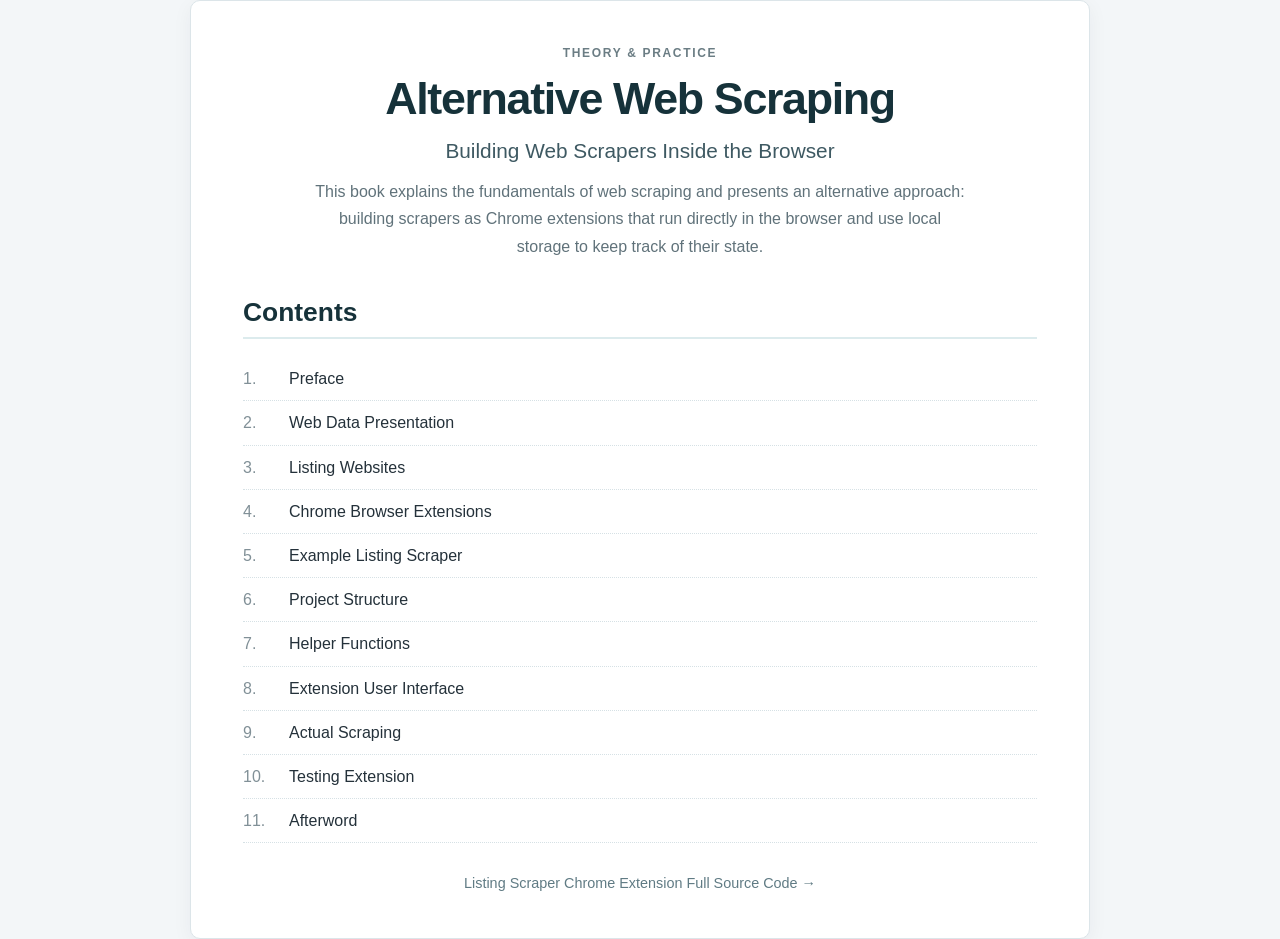
<file: index.html>
<!DOCTYPE html>
<html lang="en">
<head>
    <meta charset="UTF-8">
    <meta name="viewport" content="width=device-width, initial-scale=1.0">
    <title>Alternative Web Scraping - AWS</title>
    <meta name="description" content="This book explains the fundamentals of web scraping and presents an alternative approach: building scrapers as Chrome extensions that run directly in the browser and use local storage to keep track of their state.">
    <link rel="stylesheet" href="style/style.css">
</head>
<body>
    <main class="book book-index">
        <header class="book-header">
            <div class="book-kicker">THEORY & PRACTICE</div>
            <h1>Alternative Web Scraping</h1>
            <p class="subtitle">Building Web Scrapers Inside the Browser</p>
            <p class="description">
                This book explains the fundamentals of web scraping and presents an alternative approach:
                building scrapers as Chrome extensions that run directly in the browser and use local storage
                to keep track of their state.
            </p>
        </header>
        <section class="contents">
            <h2>Contents</h2>
            <ol>
                <li><a href="book/preface.html"><span>1.</span>Preface</a></li>
                <li><a href="book/data.html"><span>2.</span>Web Data Presentation</a></li>
                <li><a href="book/listings.html"><span>3.</span>Listing Websites</a></li>
                <li><a href="book/extensions.html"><span>4.</span>Chrome Browser Extensions</a></li>
                <li><a href="book/example.html"><span>5.</span>Example Listing Scraper</a></li>
                <li><a href="book/project.html"><span>6.</span>Project Structure</a></li>
                <li><a href="book/helpers.html"><span>7.</span>Helper Functions</a></li>
                <li><a href="book/ui.html"><span>8.</span>Extension User Interface</a></li>
                <li><a href="book/scraping.html"><span>9.</span>Actual Scraping</a></li>
                <li><a href="book/testing.html"><span>10.</span>Testing Extension</a></li>
                <li><a href="book/afterword.html"><span>11.</span>Afterword</a></li>
            </ol>
        </section>
        <div class="book-navigation book-navigation-center">
            <a href="https://github.com/maksimKorzh/listing-scraper/tree/main">Listing Scraper Chrome Extension Full Source Code →</a>
        </div>
    </main>
</body>
</html>
</file>
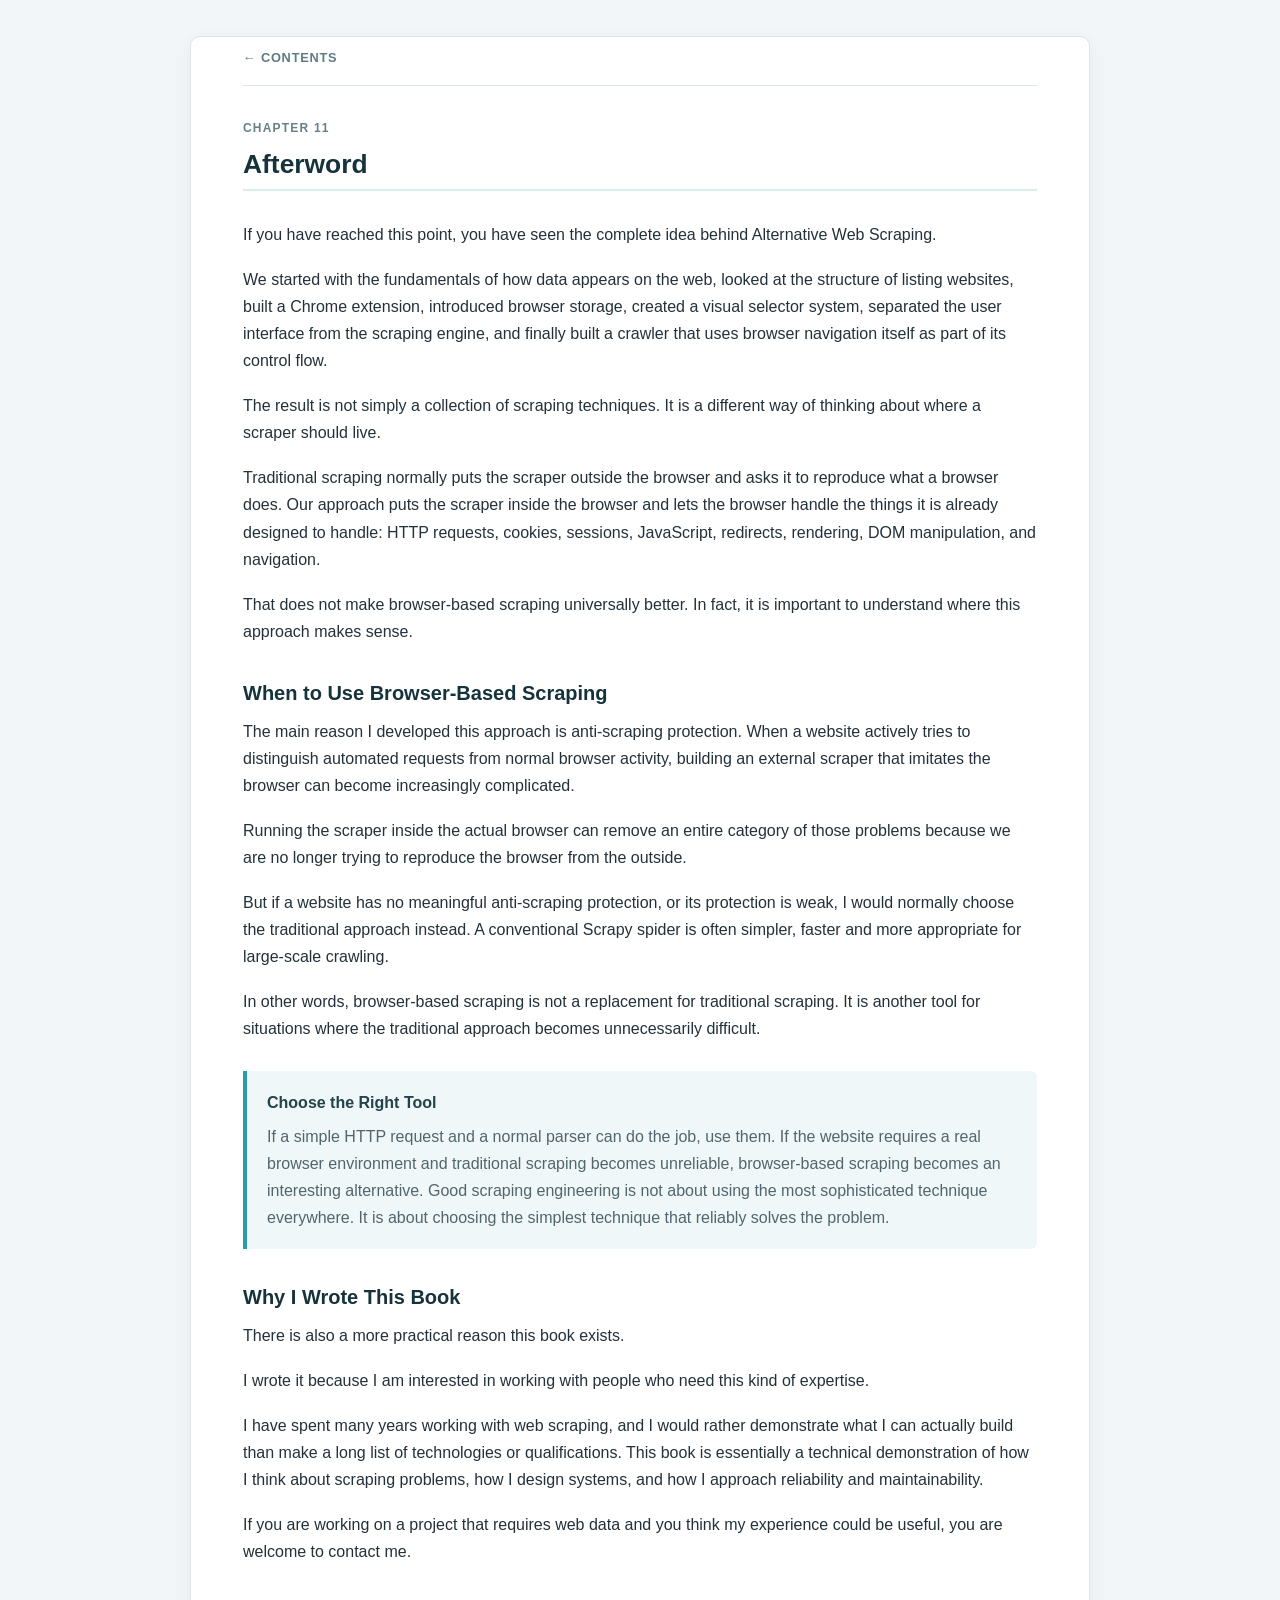
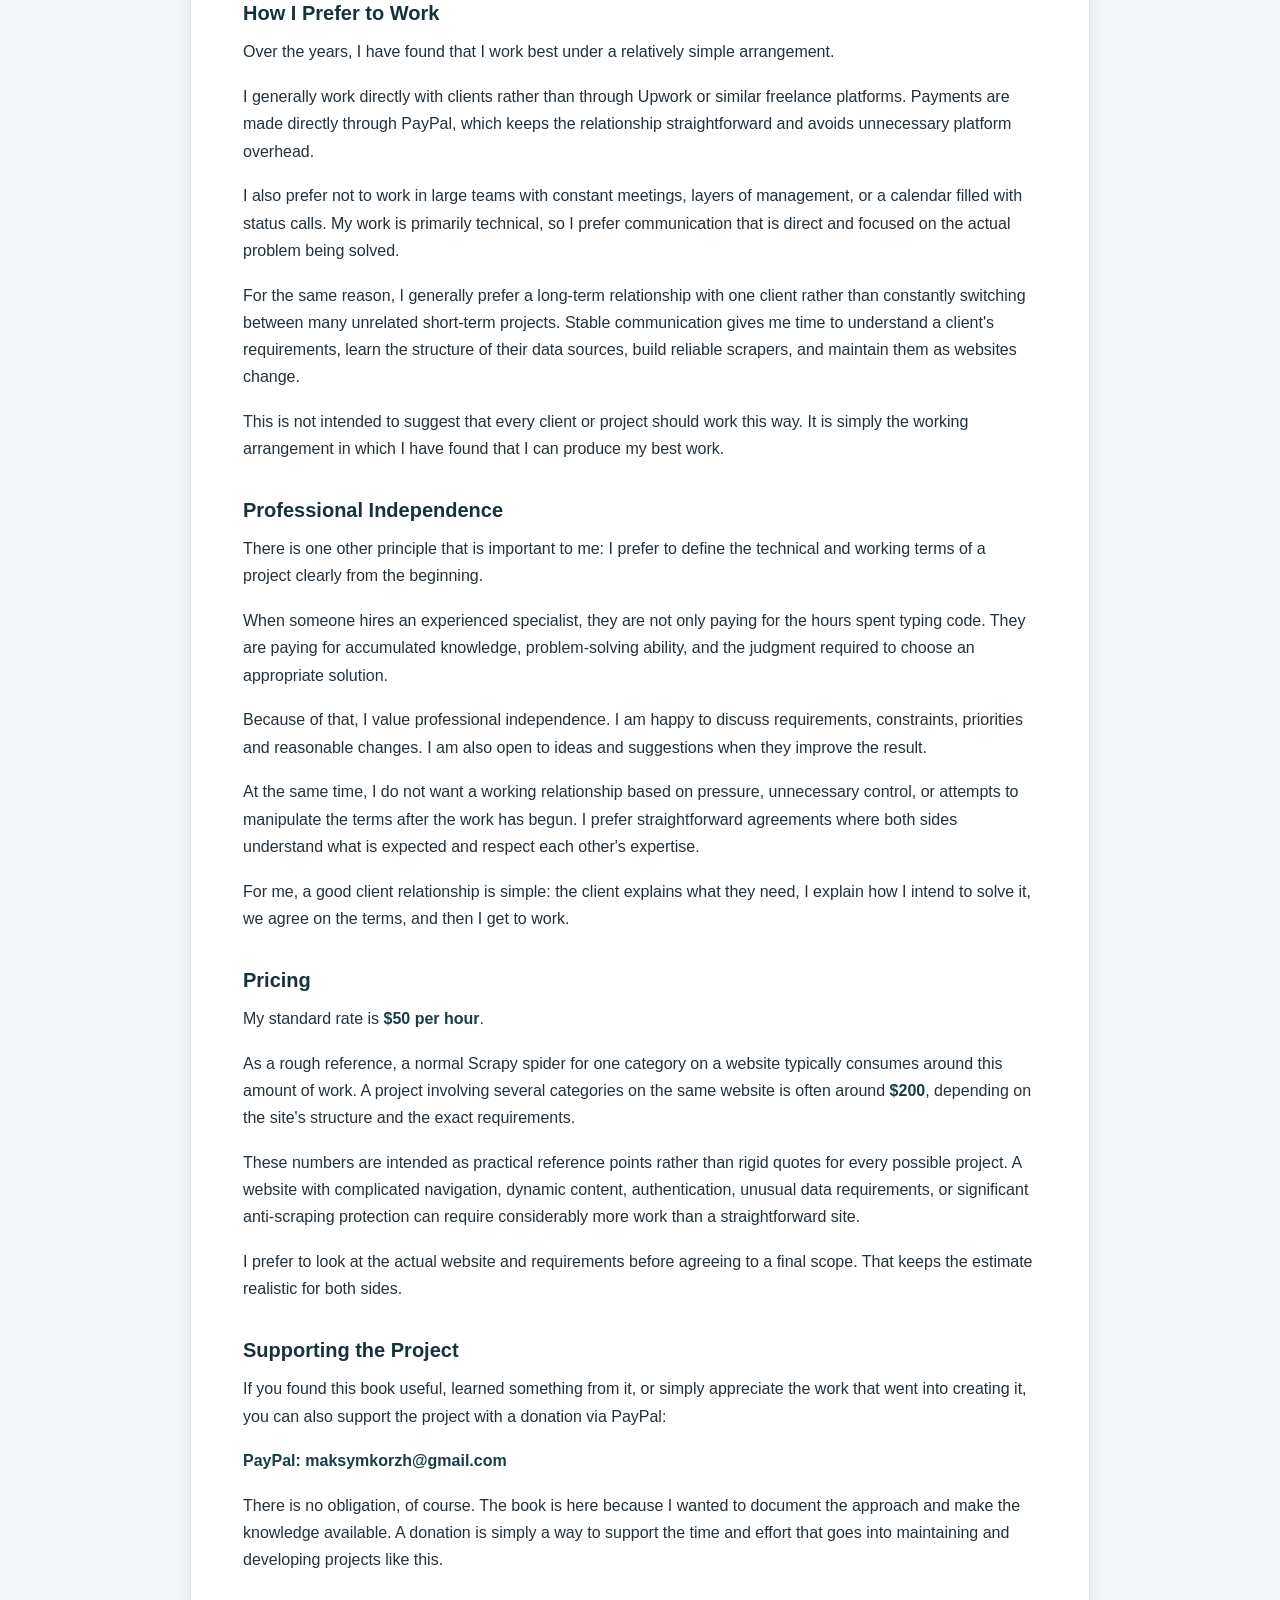
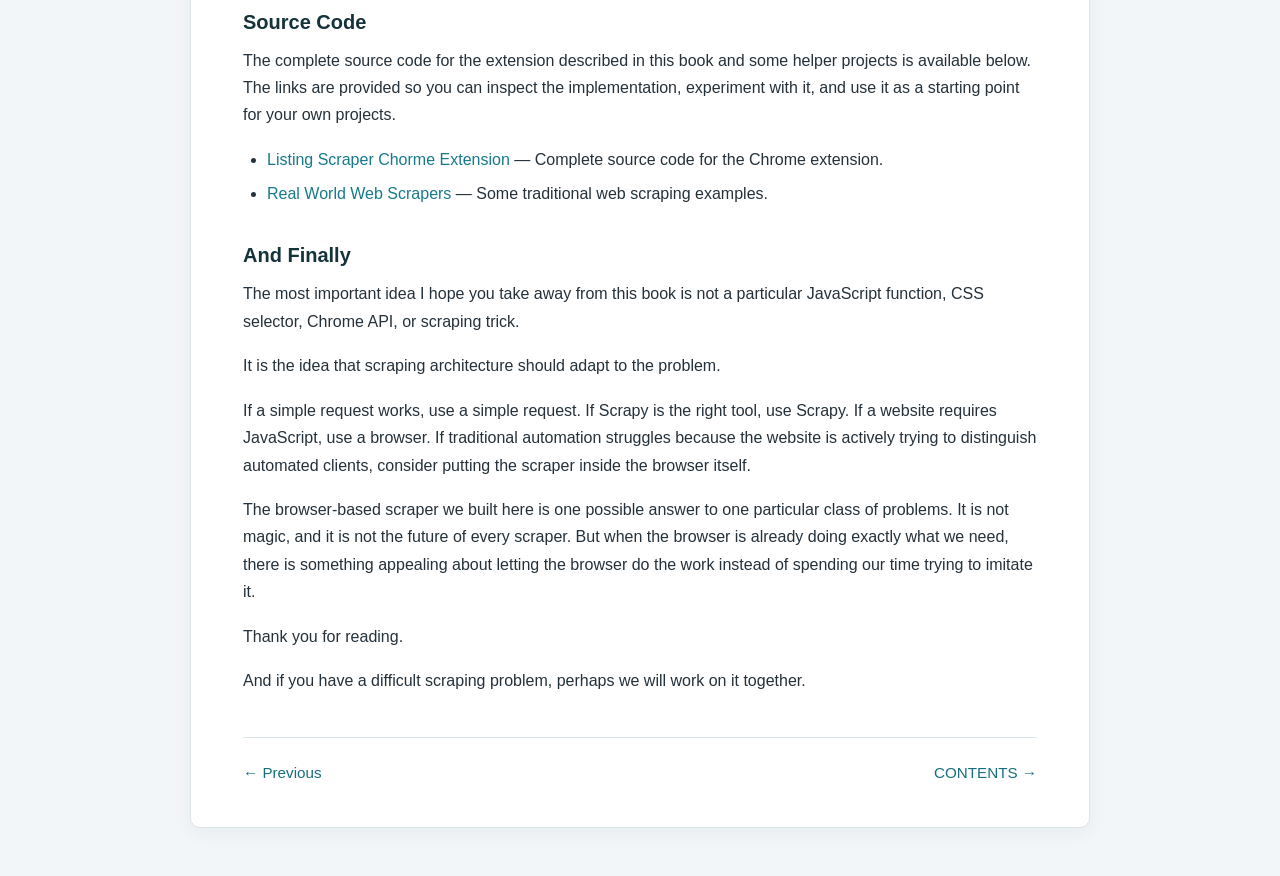
<file: book/afterword.html>
<!DOCTYPE html>
<html lang="en">
<head>
    <meta charset="UTF-8">
    <meta name="viewport" content="width=device-width, initial-scale=1.0">
    <title>Afterword — AWS</title>
    <link rel="stylesheet" href="../style/style.css">
</head>
<body>
    <main class="book">
        <article class="chapter">
            <nav class="chapter-nav">
                <a href="../index.html">← Contents</a>
            </nav>
            <div class="chapter-label">Chapter 11</div>
            <h2>Afterword</h2>
            
    <p>If you have reached this point, you have seen the complete idea behind Alternative Web Scraping.</p>
    <p>We started with the fundamentals of how data appears on the web, looked at the structure of listing websites, built a Chrome extension, introduced browser storage, created a visual selector system, separated the user interface from the scraping engine, and finally built a crawler that uses browser navigation itself as part of its control flow.</p>
    <p>The result is not simply a collection of scraping techniques. It is a different way of thinking about where a scraper should live.</p>
    <p>Traditional scraping normally puts the scraper outside the browser and asks it to reproduce what a browser does. Our approach puts the scraper inside the browser and lets the browser handle the things it is already designed to handle: HTTP requests, cookies, sessions, JavaScript, redirects, rendering, DOM manipulation, and navigation.</p>
    <p>That does not make browser-based scraping universally better. In fact, it is important to understand where this approach makes sense.</p>
    <h3>When to Use Browser-Based Scraping</h3>
    <p>The main reason I developed this approach is anti-scraping protection. When a website actively tries to distinguish automated requests from normal browser activity, building an external scraper that imitates the browser can become increasingly complicated.</p>
    <p>Running the scraper inside the actual browser can remove an entire category of those problems because we are no longer trying to reproduce the browser from the outside.</p>
    <p>But if a website has no meaningful anti-scraping protection, or its protection is weak, I would normally choose the traditional approach instead. A conventional Scrapy spider is often simpler, faster and more appropriate for large-scale crawling.</p>
    <p>In other words, browser-based scraping is not a replacement for traditional scraping. It is another tool for situations where the traditional approach becomes unnecessarily difficult.</p>
    <div class="note">
        <div class="note-title">Choose the Right Tool</div>
        <p>If a simple HTTP request and a normal parser can do the job, use them. If the website requires a real browser environment and traditional scraping becomes unreliable, browser-based scraping becomes an interesting alternative. Good scraping engineering is not about using the most sophisticated technique everywhere. It is about choosing the simplest technique that reliably solves the problem.</p>
    </div>
    <h3>Why I Wrote This Book</h3>
    <p>There is also a more practical reason this book exists.</p>
    <p>I wrote it because I am interested in working with people who need this kind of expertise.</p>
    <p>I have spent many years working with web scraping, and I would rather demonstrate what I can actually build than make a long list of technologies or qualifications. This book is essentially a technical demonstration of how I think about scraping problems, how I design systems, and how I approach reliability and maintainability.</p>
    <p>If you are working on a project that requires web data and you think my experience could be useful, you are welcome to contact me.</p>
    <h3>How I Prefer to Work</h3>
    <p>Over the years, I have found that I work best under a relatively simple arrangement.</p>
    <p>I generally work directly with clients rather than through Upwork or similar freelance platforms. Payments are made directly through PayPal, which keeps the relationship straightforward and avoids unnecessary platform overhead.</p>
    <p>I also prefer not to work in large teams with constant meetings, layers of management, or a calendar filled with status calls. My work is primarily technical, so I prefer communication that is direct and focused on the actual problem being solved.</p>
    <p>For the same reason, I generally prefer a long-term relationship with one client rather than constantly switching between many unrelated short-term projects. Stable communication gives me time to understand a client's requirements, learn the structure of their data sources, build reliable scrapers, and maintain them as websites change.</p>
    <p>This is not intended to suggest that every client or project should work this way. It is simply the working arrangement in which I have found that I can produce my best work.</p>
    <h3>Professional Independence</h3>
    <p>There is one other principle that is important to me: I prefer to define the technical and working terms of a project clearly from the beginning.</p>
    <p>When someone hires an experienced specialist, they are not only paying for the hours spent typing code. They are paying for accumulated knowledge, problem-solving ability, and the judgment required to choose an appropriate solution.</p>
    <p>Because of that, I value professional independence. I am happy to discuss requirements, constraints, priorities and reasonable changes. I am also open to ideas and suggestions when they improve the result.</p>
    <p>At the same time, I do not want a working relationship based on pressure, unnecessary control, or attempts to manipulate the terms after the work has begun. I prefer straightforward agreements where both sides understand what is expected and respect each other's expertise.</p>
    <p>For me, a good client relationship is simple: the client explains what they need, I explain how I intend to solve it, we agree on the terms, and then I get to work.</p>
    <h3>Pricing</h3>
    <p>My standard rate is <strong>$50 per hour</strong>.</p>
    <p>As a rough reference, a normal Scrapy spider for one category on a website typically consumes around this amount of work. A project involving several categories on the same website is often around <strong>$200</strong>, depending on the site's structure and the exact requirements.</p>
    <p>These numbers are intended as practical reference points rather than rigid quotes for every possible project. A website with complicated navigation, dynamic content, authentication, unusual data requirements, or significant anti-scraping protection can require considerably more work than a straightforward site.</p>
    <p>I prefer to look at the actual website and requirements before agreeing to a final scope. That keeps the estimate realistic for both sides.</p>
    <h3>Supporting the Project</h3>
    <p>If you found this book useful, learned something from it, or simply appreciate the work that went into creating it, you can also support the project with a donation via PayPal:</p>
    <p><strong>PayPal: maksymkorzh@gmail.com</strong></p>
    <p>There is no obligation, of course. The book is here because I wanted to document the approach and make the knowledge available. A donation is simply a way to support the time and effort that goes into maintaining and developing projects like this.</p>
    <h3>Source Code</h3>
    <p>The complete source code for the extension described in this book and some helper projects is available below. The links are provided so you can inspect the implementation, experiment with it, and use it as a starting point for your own projects.</p>
    <ul>
        <li><a href="https://github.com/maksimKorzh/listing-scraper">Listing Scraper Chorme Extension</a> — Complete source code for the Chrome extension.</li>
        <li><a href="https://github.com/maksimKorzh/web-scrapers">Real World Web Scrapers</a> — Some traditional web scraping examples.</li>
    </ul>
    <h3>And Finally</h3>
    <p>The most important idea I hope you take away from this book is not a particular JavaScript function, CSS selector, Chrome API, or scraping trick.</p>
    <p>It is the idea that scraping architecture should adapt to the problem.</p>
    <p>If a simple request works, use a simple request. If Scrapy is the right tool, use Scrapy. If a website requires JavaScript, use a browser. If traditional automation struggles because the website is actively trying to distinguish automated clients, consider putting the scraper inside the browser itself.</p>
    <p>The browser-based scraper we built here is one possible answer to one particular class of problems. It is not magic, and it is not the future of every scraper. But when the browser is already doing exactly what we need, there is something appealing about letting the browser do the work instead of spending our time trying to imitate it.</p>
    <p>Thank you for reading.</p>
    <p>And if you have a difficult scraping problem, perhaps we will work on it together.</p>

            <nav class="chapter-nav-bottom">
                <a href="testing.html">← Previous</a>
                <a href="../index.html" class="next">CONTENTS →</a>
            </nav>
        </article>
    </main>
</body>
</html>
</file>
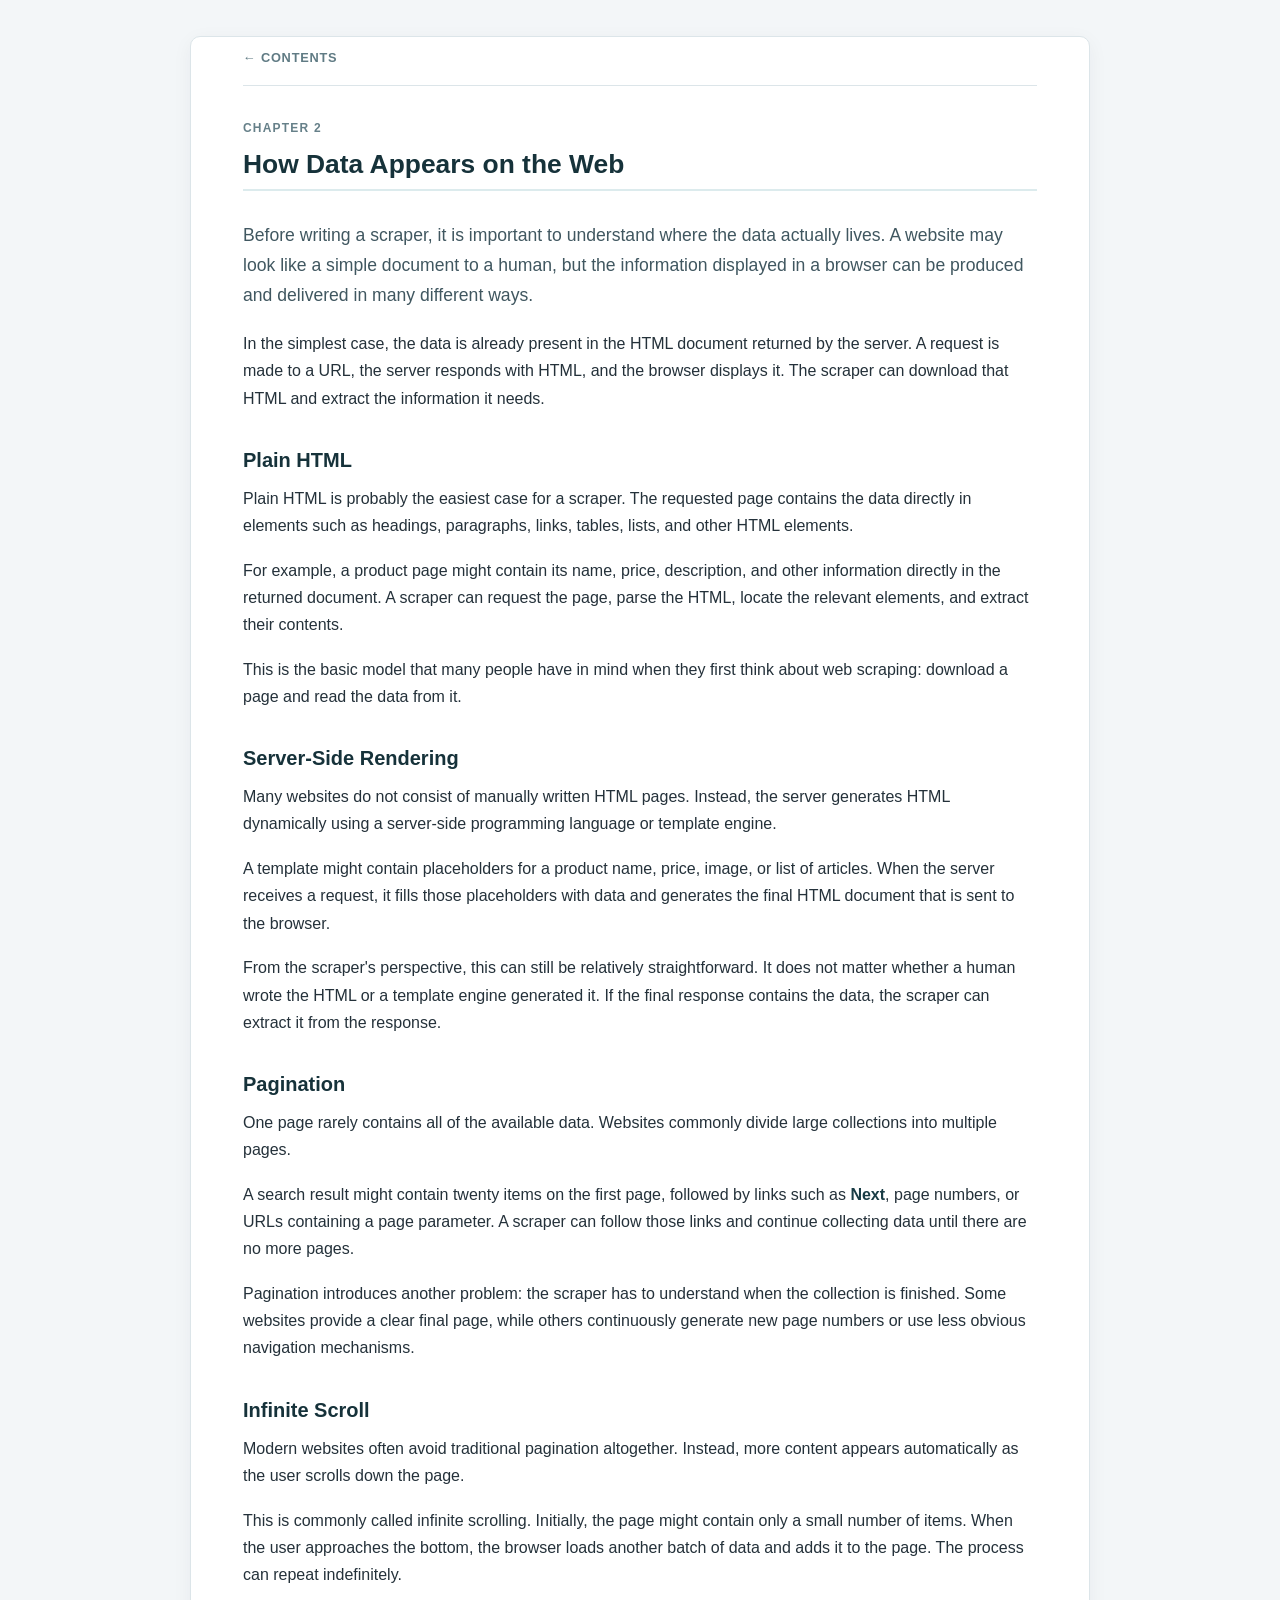
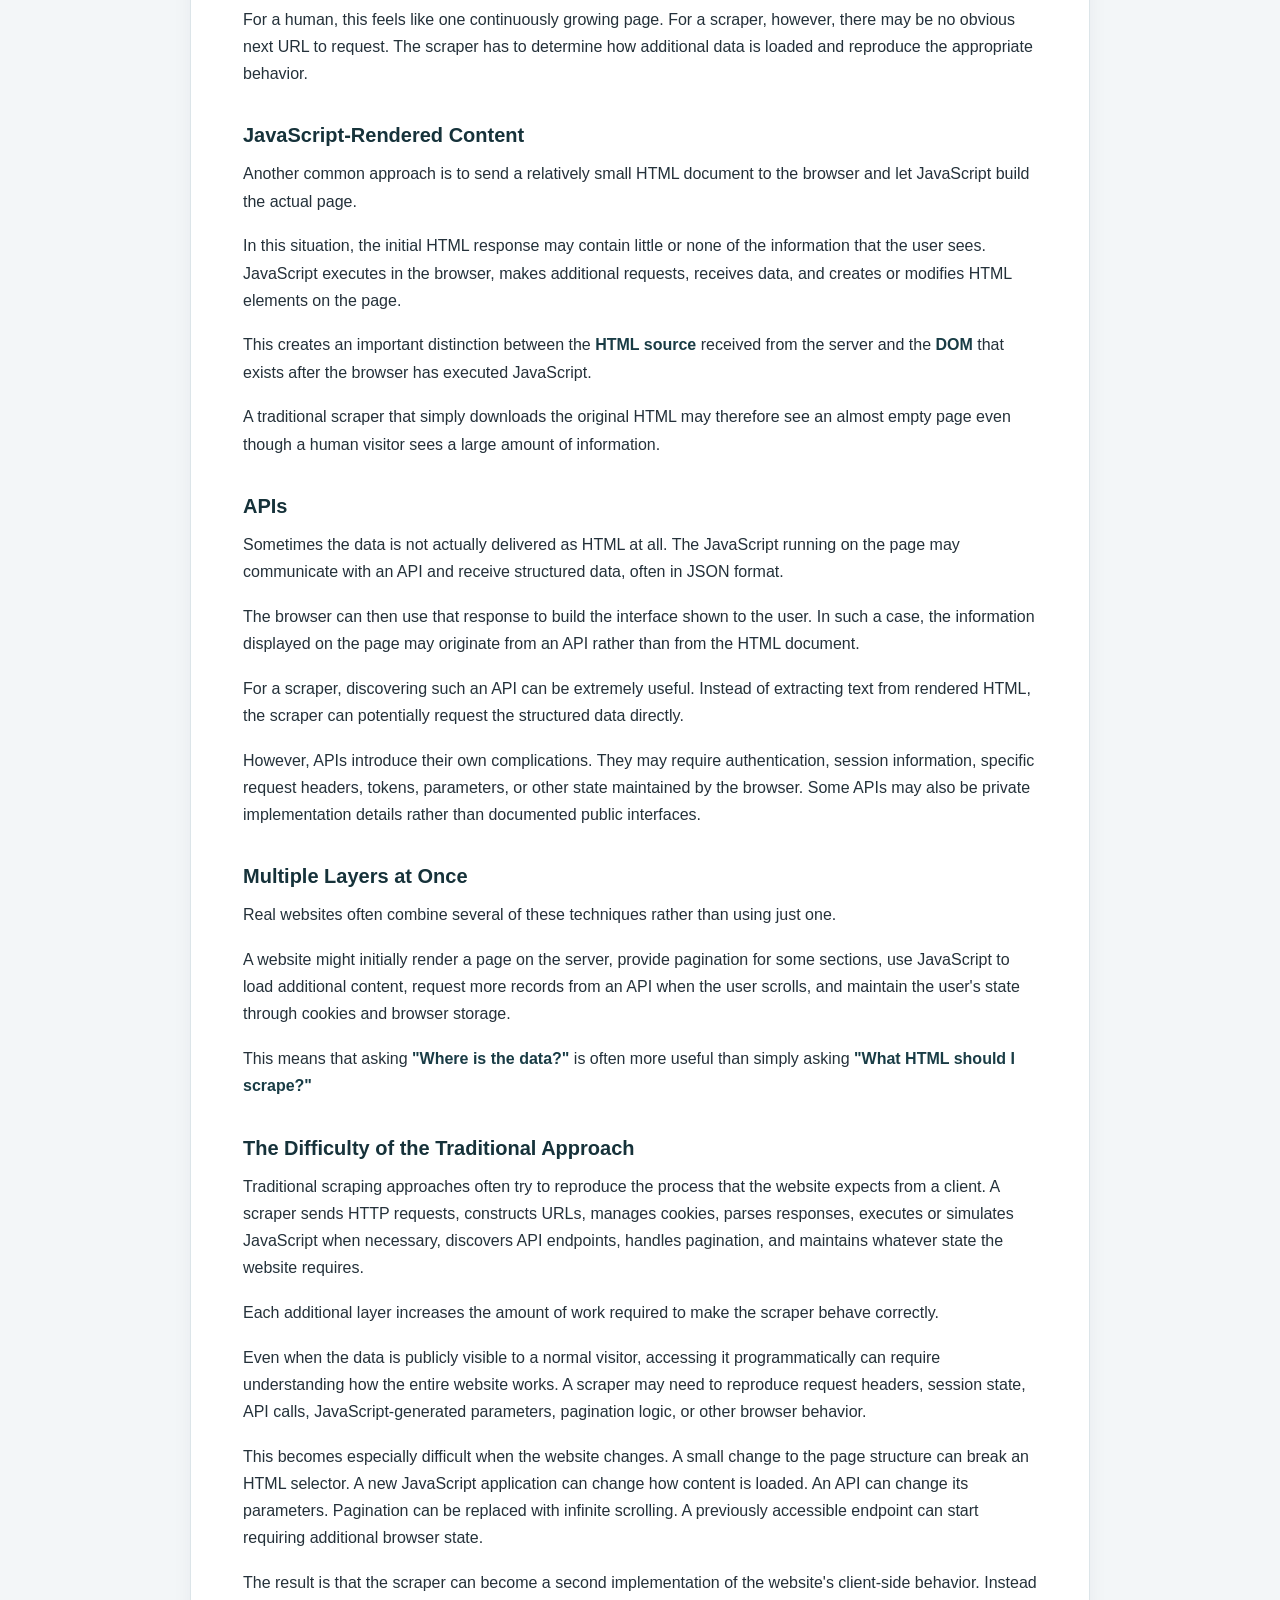
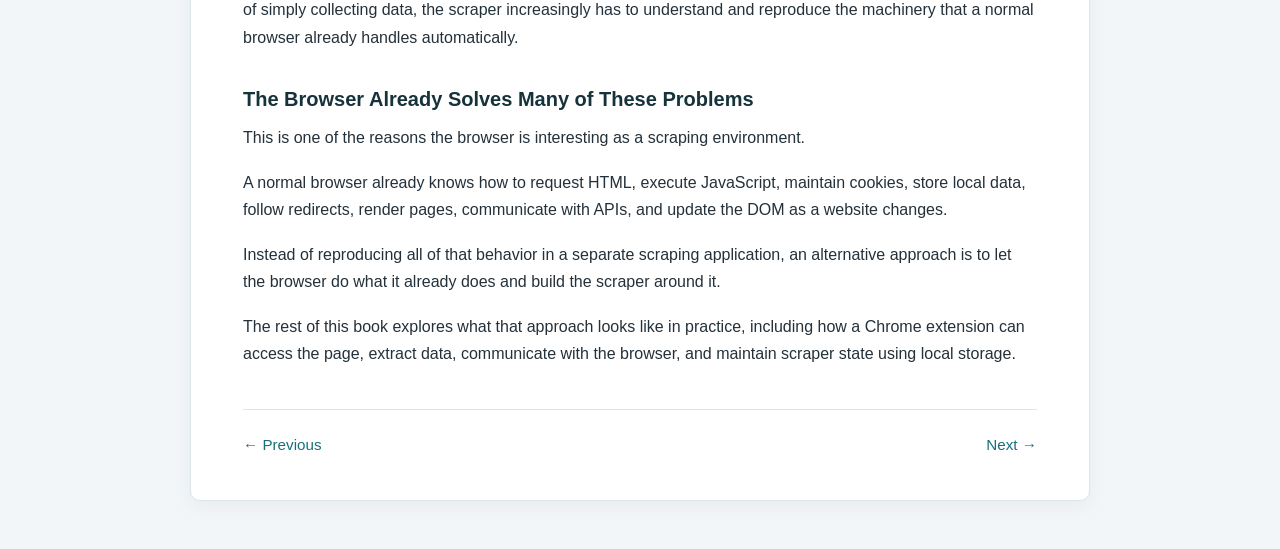
<file: book/data.html>
<!DOCTYPE html>
<html lang="en">
<head>
    <meta charset="UTF-8">
    <meta name="viewport" content="width=device-width, initial-scale=1.0">
    <title>Data Presentation — AWS</title>
    <link rel="stylesheet" href="../style/style.css">
</head>
<body>
    <main class="book">
        <article class="chapter">
            <nav class="chapter-nav">
                <a href="../index.html">← Contents</a>
            </nav>
            <div class="chapter-label">Chapter 2</div>
            <h2>How Data Appears on the Web</h2>
            <p class="lead">Before writing a scraper, it is important to understand where the data actually lives. A website may look like a simple document to a human, but the information displayed in a browser can be produced and delivered in many different ways.</p>
            <p>In the simplest case, the data is already present in the HTML document returned by the server. A request is made to a URL, the server responds with HTML, and the browser displays it. The scraper can download that HTML and extract the information it needs.</p>
            <h3>Plain HTML</h3>
            <p>Plain HTML is probably the easiest case for a scraper. The requested page contains the data directly in elements such as headings, paragraphs, links, tables, lists, and other HTML elements.</p>
            <p>For example, a product page might contain its name, price, description, and other information directly in the returned document. A scraper can request the page, parse the HTML, locate the relevant elements, and extract their contents.</p>
            <p>This is the basic model that many people have in mind when they first think about web scraping: download a page and read the data from it.</p>
            <h3>Server-Side Rendering</h3>
            <p>Many websites do not consist of manually written HTML pages. Instead, the server generates HTML dynamically using a server-side programming language or template engine.</p>
            <p>A template might contain placeholders for a product name, price, image, or list of articles. When the server receives a request, it fills those placeholders with data and generates the final HTML document that is sent to the browser.</p>
            <p>From the scraper's perspective, this can still be relatively straightforward. It does not matter whether a human wrote the HTML or a template engine generated it. If the final response contains the data, the scraper can extract it from the response.</p>
            <h3>Pagination</h3>
            <p>One page rarely contains all of the available data. Websites commonly divide large collections into multiple pages.</p>
            <p>A search result might contain twenty items on the first page, followed by links such as <strong>Next</strong>, page numbers, or URLs containing a page parameter. A scraper can follow those links and continue collecting data until there are no more pages.</p>
            <p>Pagination introduces another problem: the scraper has to understand when the collection is finished. Some websites provide a clear final page, while others continuously generate new page numbers or use less obvious navigation mechanisms.</p>
            <h3>Infinite Scroll</h3>
            <p>Modern websites often avoid traditional pagination altogether. Instead, more content appears automatically as the user scrolls down the page.</p>
            <p>This is commonly called infinite scrolling. Initially, the page might contain only a small number of items. When the user approaches the bottom, the browser loads another batch of data and adds it to the page. The process can repeat indefinitely.</p>
            <p>For a human, this feels like one continuously growing page. For a scraper, however, there may be no obvious next URL to request. The scraper has to determine how additional data is loaded and reproduce the appropriate behavior.</p>
            <h3>JavaScript-Rendered Content</h3>
            <p>Another common approach is to send a relatively small HTML document to the browser and let JavaScript build the actual page.</p>
            <p>In this situation, the initial HTML response may contain little or none of the information that the user sees. JavaScript executes in the browser, makes additional requests, receives data, and creates or modifies HTML elements on the page.</p>
            <p>This creates an important distinction between the <strong>HTML source</strong> received from the server and the <strong>DOM</strong> that exists after the browser has executed JavaScript.</p>
            <p>A traditional scraper that simply downloads the original HTML may therefore see an almost empty page even though a human visitor sees a large amount of information.</p>
            <h3>APIs</h3>
            <p>Sometimes the data is not actually delivered as HTML at all. The JavaScript running on the page may communicate with an API and receive structured data, often in JSON format.</p>
            <p>The browser can then use that response to build the interface shown to the user. In such a case, the information displayed on the page may originate from an API rather than from the HTML document.</p>
            <p>For a scraper, discovering such an API can be extremely useful. Instead of extracting text from rendered HTML, the scraper can potentially request the structured data directly.</p>
            <p>However, APIs introduce their own complications. They may require authentication, session information, specific request headers, tokens, parameters, or other state maintained by the browser. Some APIs may also be private implementation details rather than documented public interfaces.</p>
            <h3>Multiple Layers at Once</h3>
            <p>Real websites often combine several of these techniques rather than using just one.</p>
            <p>A website might initially render a page on the server, provide pagination for some sections, use JavaScript to load additional content, request more records from an API when the user scrolls, and maintain the user's state through cookies and browser storage.</p>
            <p>This means that asking <strong>"Where is the data?"</strong> is often more useful than simply asking <strong>"What HTML should I scrape?"</strong></p>
            <h3>The Difficulty of the Traditional Approach</h3>
            <p>Traditional scraping approaches often try to reproduce the process that the website expects from a client. A scraper sends HTTP requests, constructs URLs, manages cookies, parses responses, executes or simulates JavaScript when necessary, discovers API endpoints, handles pagination, and maintains whatever state the website requires.</p>
            <p>Each additional layer increases the amount of work required to make the scraper behave correctly.</p>
            <p>Even when the data is publicly visible to a normal visitor, accessing it programmatically can require understanding how the entire website works. A scraper may need to reproduce request headers, session state, API calls, JavaScript-generated parameters, pagination logic, or other browser behavior.</p>
            <p>This becomes especially difficult when the website changes. A small change to the page structure can break an HTML selector. A new JavaScript application can change how content is loaded. An API can change its parameters. Pagination can be replaced with infinite scrolling. A previously accessible endpoint can start requiring additional browser state.</p>
            <p>The result is that the scraper can become a second implementation of the website's client-side behavior. Instead of simply collecting data, the scraper increasingly has to understand and reproduce the machinery that a normal browser already handles automatically.</p>
            <h3>The Browser Already Solves Many of These Problems</h3>
            <p>This is one of the reasons the browser is interesting as a scraping environment.</p>
            <p>A normal browser already knows how to request HTML, execute JavaScript, maintain cookies, store local data, follow redirects, render pages, communicate with APIs, and update the DOM as a website changes.</p>
            <p>Instead of reproducing all of that behavior in a separate scraping application, an alternative approach is to let the browser do what it already does and build the scraper around it.</p>
            <p>The rest of this book explores what that approach looks like in practice, including how a Chrome extension can access the page, extract data, communicate with the browser, and maintain scraper state using local storage.</p>
            <nav class="chapter-nav-bottom">
                <a href="preface.html">← Previous</a>
                <a href="listings.html" class="next">Next →</a>
            </nav>
        </article>
    </main>
</body>
</html>
</file>
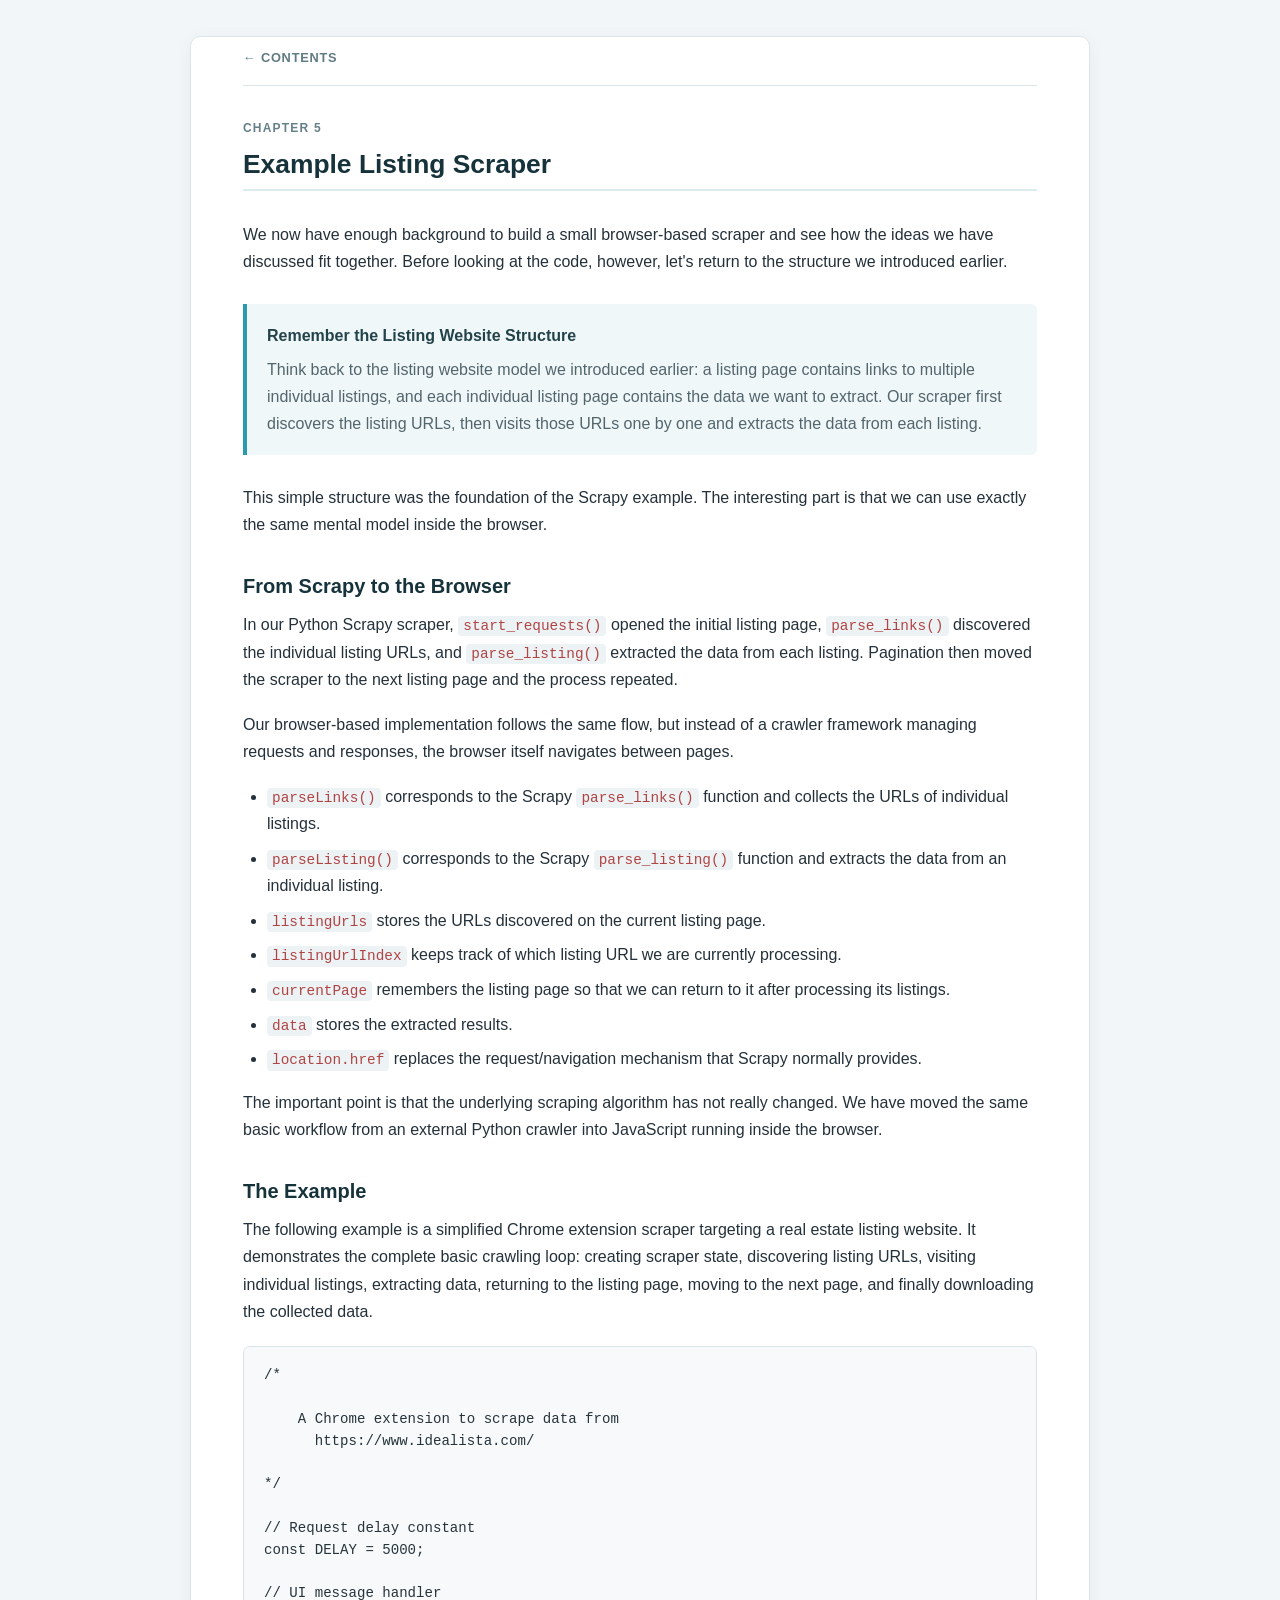
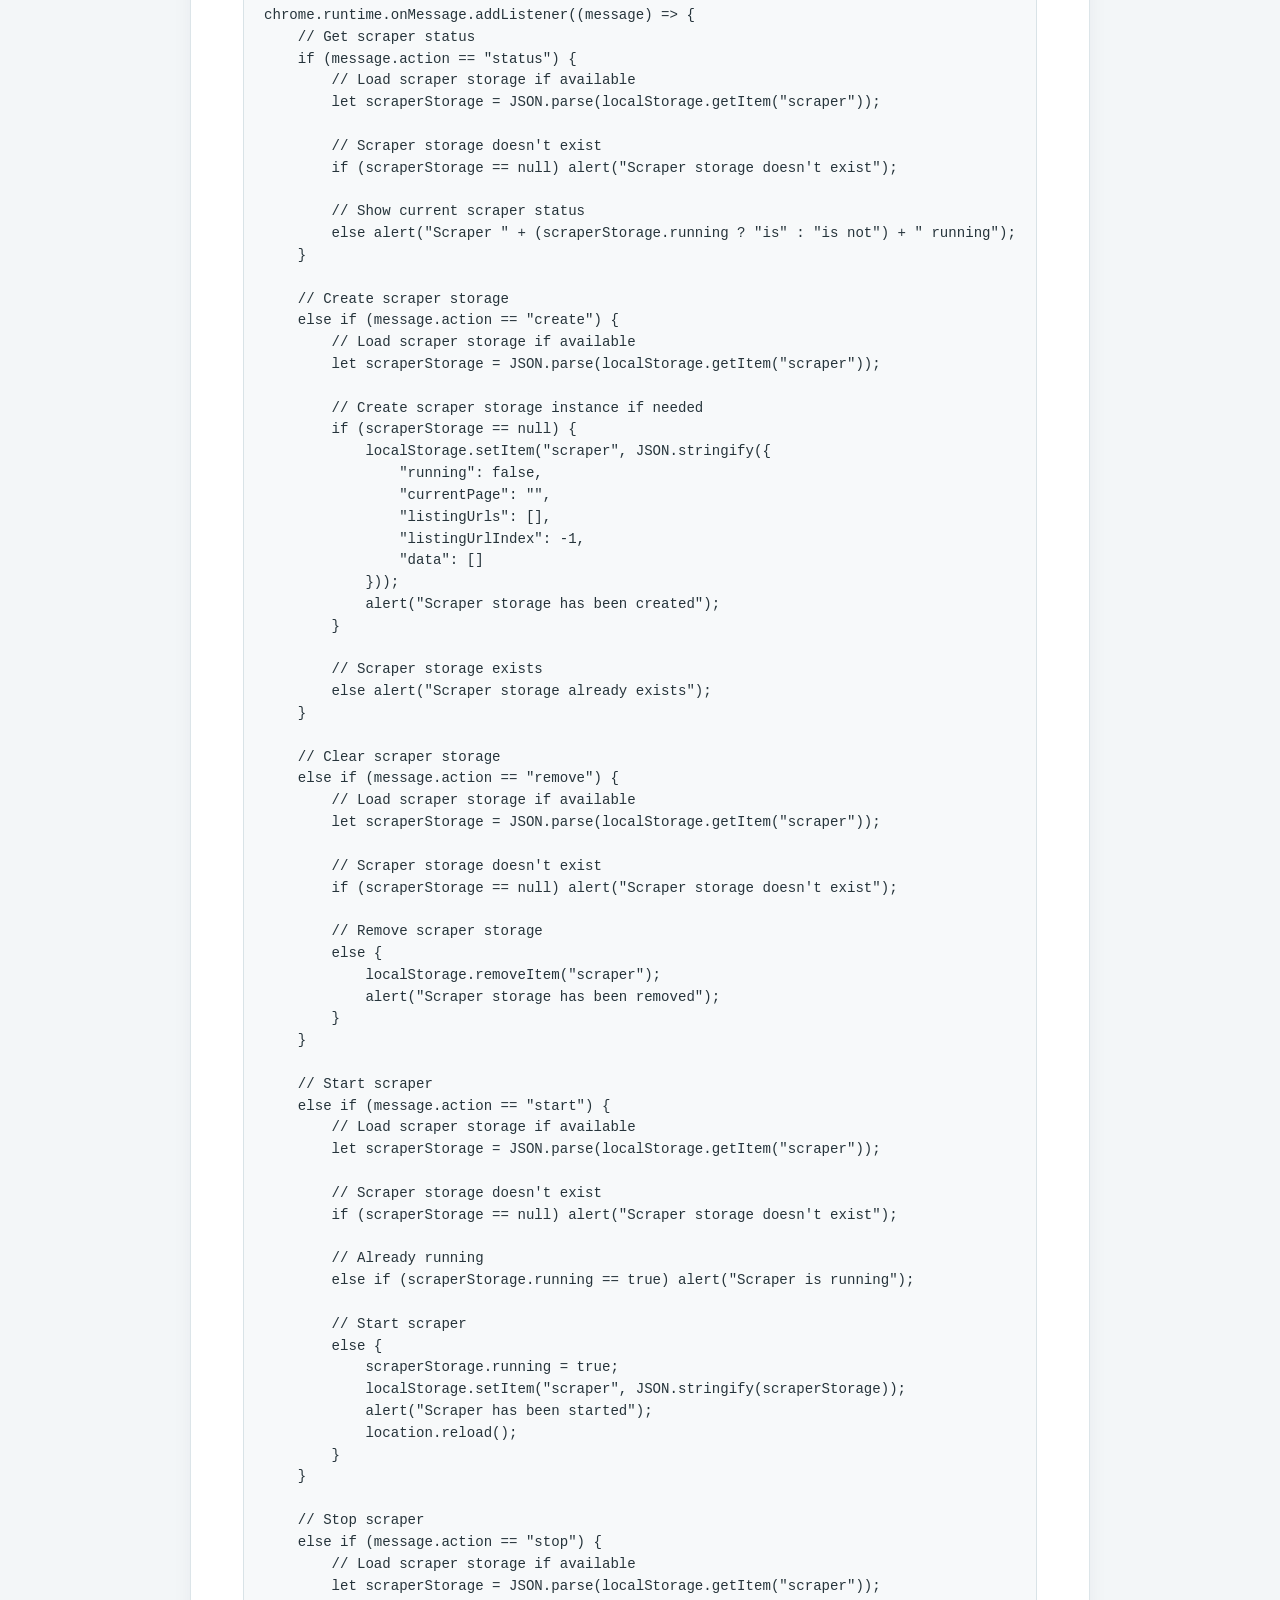
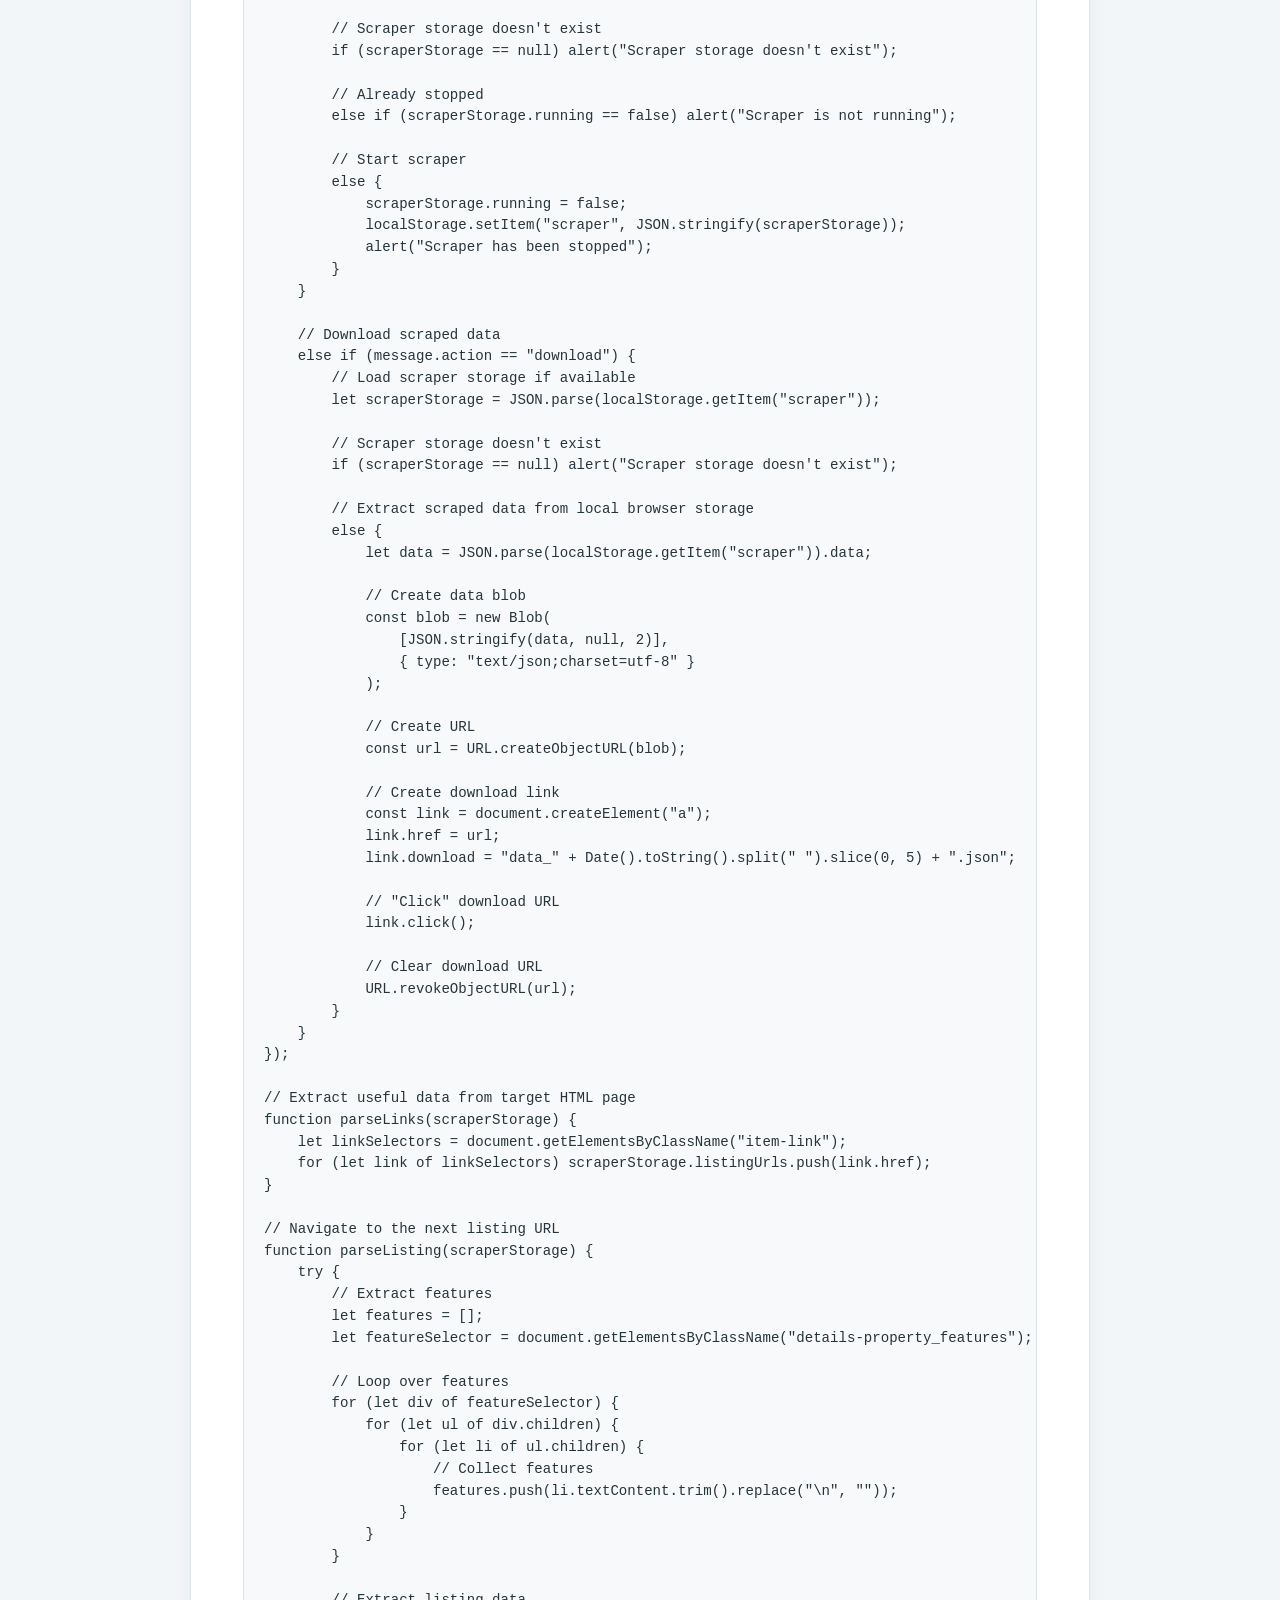
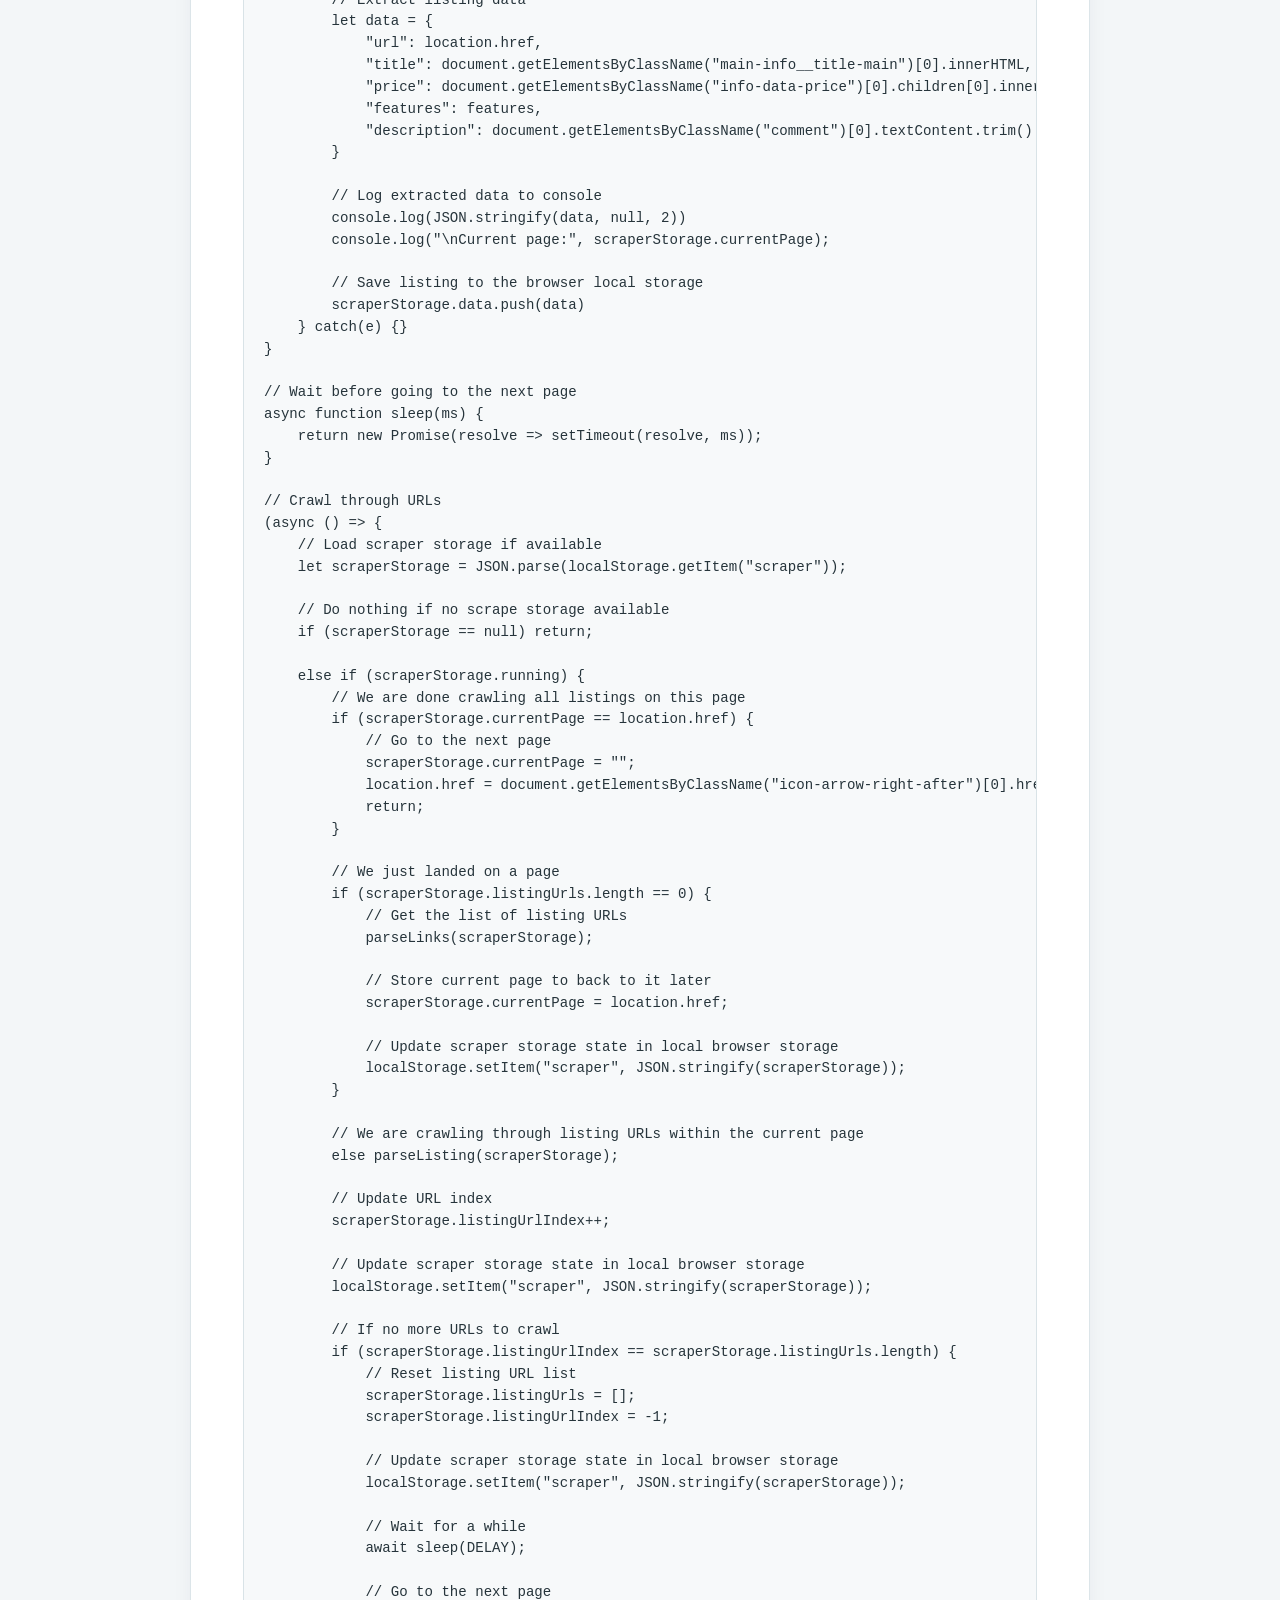
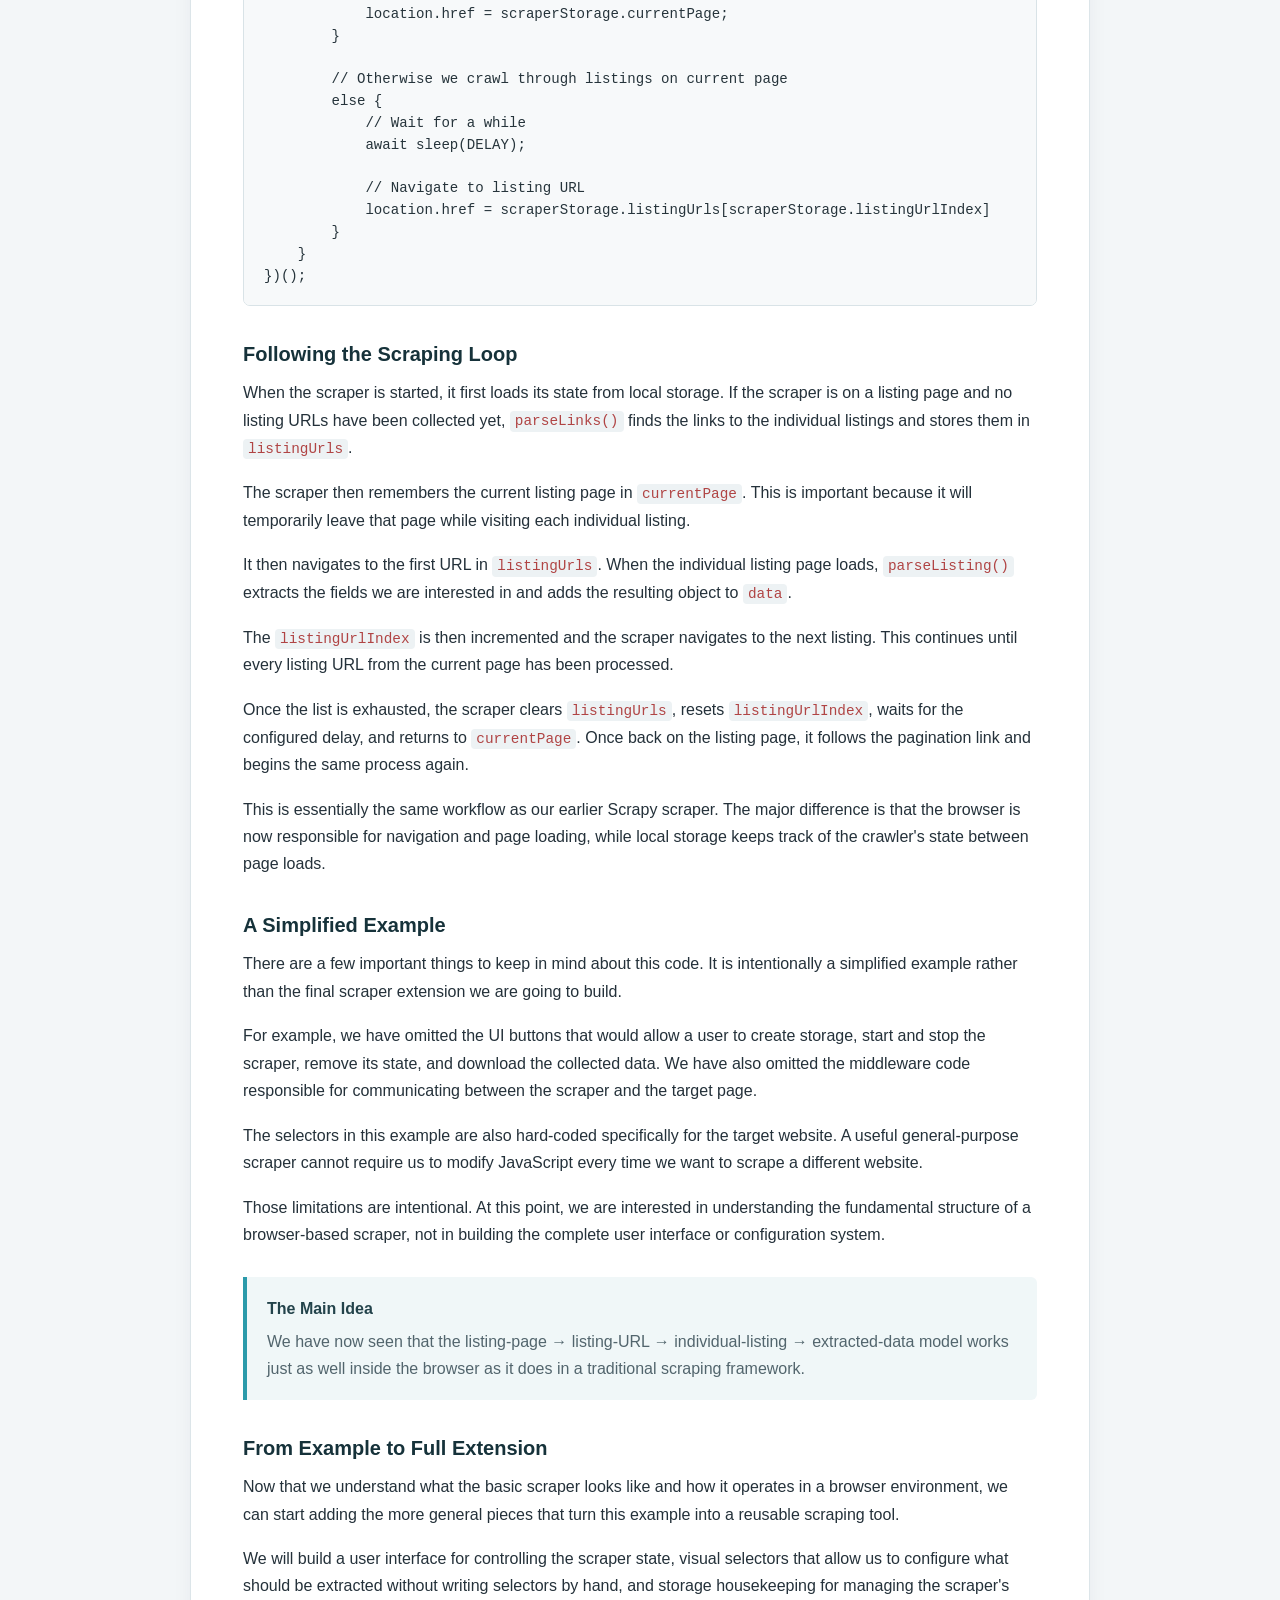
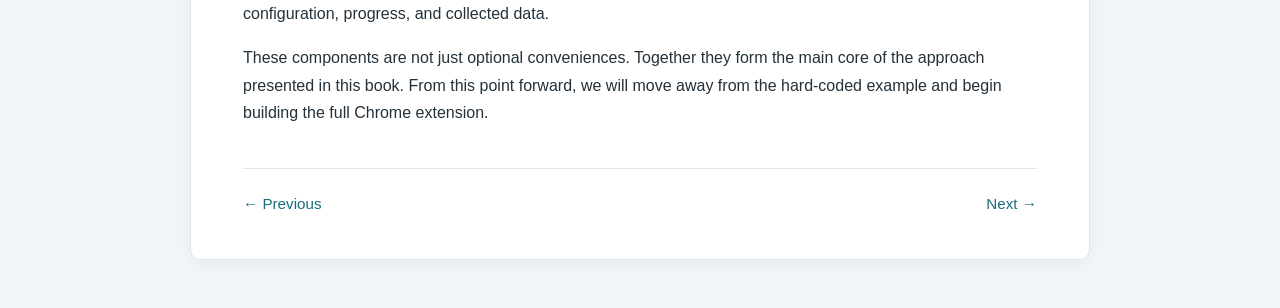
<file: book/example.html>
<!DOCTYPE html>
<html lang="en">
<head>
    <meta charset="UTF-8">
    <meta name="viewport" content="width=device-width, initial-scale=1.0">
    <title>Example scraper — AWS</title>
    <link rel="stylesheet" href="../style/style.css">
</head>
<body>
    <main class="book">
        <article class="chapter">
            <nav class="chapter-nav">
                <a href="..\index.html">← Contents</a>
            </nav>
            <div class="chapter-label">Chapter 5</div>
            <h2>Example Listing Scraper</h2>
            <p>We now have enough background to build a small browser-based scraper and see how the ideas we have discussed fit together. Before looking at the code, however, let's return to the structure we introduced earlier.</p>
            <div class="note">
                <div class="note-title">Remember the Listing Website Structure</div>
                <p>Think back to the listing website model we introduced earlier: a listing page contains links to multiple individual listings, and each individual listing page contains the data we want to extract. Our scraper first discovers the listing URLs, then visits those URLs one by one and extracts the data from each listing.</p>
            </div>
            <p>This simple structure was the foundation of the Scrapy example. The interesting part is that we can use exactly the same mental model inside the browser.</p>
            <h3>From Scrapy to the Browser</h3>
            <p>In our Python Scrapy scraper, <code>start_requests()</code> opened the initial listing page, <code>parse_links()</code> discovered the individual listing URLs, and <code>parse_listing()</code> extracted the data from each listing. Pagination then moved the scraper to the next listing page and the process repeated.</p>
            <p>Our browser-based implementation follows the same flow, but instead of a crawler framework managing requests and responses, the browser itself navigates between pages.</p>
            <ul>
                <li><code>parseLinks()</code> corresponds to the Scrapy <code>parse_links()</code> function and collects the URLs of individual listings.</li>
                <li><code>parseListing()</code> corresponds to the Scrapy <code>parse_listing()</code> function and extracts the data from an individual listing.</li>
                <li><code>listingUrls</code> stores the URLs discovered on the current listing page.</li>
                <li><code>listingUrlIndex</code> keeps track of which listing URL we are currently processing.</li>
                <li><code>currentPage</code> remembers the listing page so that we can return to it after processing its listings.</li>
                <li><code>data</code> stores the extracted results.</li>
                <li><code>location.href</code> replaces the request/navigation mechanism that Scrapy normally provides.</li>
            </ul>
            <p>The important point is that the underlying scraping algorithm has not really changed. We have moved the same basic workflow from an external Python crawler into JavaScript running inside the browser.</p>
            <h3>The Example</h3>
            <p>The following example is a simplified Chrome extension scraper targeting a real estate listing website. It demonstrates the complete basic crawling loop: creating scraper state, discovering listing URLs, visiting individual listings, extracting data, returning to the listing page, moving to the next page, and finally downloading the collected data.</p>
            <pre><code>/*

    A Chrome extension to scrape data from
      https://www.idealista.com/

*/

// Request delay constant
const DELAY = 5000;

// UI message handler
chrome.runtime.onMessage.addListener((message) =&gt; {
    // Get scraper status
    if (message.action == "status") {
        // Load scraper storage if available
        let scraperStorage = JSON.parse(localStorage.getItem("scraper"));
        
        // Scraper storage doesn't exist
        if (scraperStorage == null) alert("Scraper storage doesn't exist");
        
        // Show current scraper status
        else alert("Scraper " + (scraperStorage.running ? "is" : "is not") + " running");
    }
    
    // Create scraper storage
    else if (message.action == "create") {
        // Load scraper storage if available
        let scraperStorage = JSON.parse(localStorage.getItem("scraper"));

        // Create scraper storage instance if needed
        if (scraperStorage == null) {
            localStorage.setItem("scraper", JSON.stringify({
                "running": false,
                "currentPage": "",
                "listingUrls": [],
                "listingUrlIndex": -1,
                "data": []
            }));
            alert("Scraper storage has been created");
        }
        
        // Scraper storage exists
        else alert("Scraper storage already exists");
    }
    
    // Clear scraper storage
    else if (message.action == "remove") {
        // Load scraper storage if available
        let scraperStorage = JSON.parse(localStorage.getItem("scraper"));

        // Scraper storage doesn't exist
        if (scraperStorage == null) alert("Scraper storage doesn't exist");
        
        // Remove scraper storage
        else {
            localStorage.removeItem("scraper");
            alert("Scraper storage has been removed");
        }
    }
    
    // Start scraper
    else if (message.action == "start") {
        // Load scraper storage if available
        let scraperStorage = JSON.parse(localStorage.getItem("scraper"));
        
        // Scraper storage doesn't exist
        if (scraperStorage == null) alert("Scraper storage doesn't exist");
        
        // Already running
        else if (scraperStorage.running == true) alert("Scraper is running");
        
        // Start scraper
        else {
            scraperStorage.running = true;
            localStorage.setItem("scraper", JSON.stringify(scraperStorage));
            alert("Scraper has been started");
            location.reload();
        }
    }
    
    // Stop scraper
    else if (message.action == "stop") {
        // Load scraper storage if available
        let scraperStorage = JSON.parse(localStorage.getItem("scraper"));
        
        // Scraper storage doesn't exist
        if (scraperStorage == null) alert("Scraper storage doesn't exist");
        
        // Already stopped
        else if (scraperStorage.running == false) alert("Scraper is not running");
        
        // Start scraper
        else {
            scraperStorage.running = false;
            localStorage.setItem("scraper", JSON.stringify(scraperStorage));
            alert("Scraper has been stopped");
        }
    }
    
    // Download scraped data
    else if (message.action == "download") {
        // Load scraper storage if available
        let scraperStorage = JSON.parse(localStorage.getItem("scraper"));
        
        // Scraper storage doesn't exist
        if (scraperStorage == null) alert("Scraper storage doesn't exist");
        
        // Extract scraped data from local browser storage
        else {
            let data = JSON.parse(localStorage.getItem("scraper")).data;
            
            // Create data blob
            const blob = new Blob(
                [JSON.stringify(data, null, 2)],
                { type: "text/json;charset=utf-8" }
            );
            
            // Create URL
            const url = URL.createObjectURL(blob);
            
            // Create download link
            const link = document.createElement("a");
            link.href = url;
            link.download = "data_" + Date().toString().split(" ").slice(0, 5) + ".json";
            
            // "Click" download URL
            link.click();
            
            // Clear download URL
            URL.revokeObjectURL(url);
        }
    }
});

// Extract useful data from target HTML page
function parseLinks(scraperStorage) {
    let linkSelectors = document.getElementsByClassName("item-link");
    for (let link of linkSelectors) scraperStorage.listingUrls.push(link.href);
}

// Navigate to the next listing URL
function parseListing(scraperStorage) {
    try {
        // Extract features
        let features = [];
        let featureSelector = document.getElementsByClassName("details-property_features");

        // Loop over features
        for (let div of featureSelector) {
            for (let ul of div.children) {
                for (let li of ul.children) {
                    // Collect features
                    features.push(li.textContent.trim().replace("\n", ""));
                }
            }
        }

        // Extract listing data
        let data = {
            "url": location.href,
            "title": document.getElementsByClassName("main-info__title-main")[0].innerHTML,
            "price": document.getElementsByClassName("info-data-price")[0].children[0].innerHTML,
            "features": features,
            "description": document.getElementsByClassName("comment")[0].textContent.trim().replaceAll("\n", ""),
        }

        // Log extracted data to console
        console.log(JSON.stringify(data, null, 2))
        console.log("\nCurrent page:", scraperStorage.currentPage);

        // Save listing to the browser local storage
        scraperStorage.data.push(data)
    } catch(e) {}
}

// Wait before going to the next page
async function sleep(ms) {
    return new Promise(resolve =&gt; setTimeout(resolve, ms));
}

// Crawl through URLs
(async () =&gt; {
    // Load scraper storage if available
    let scraperStorage = JSON.parse(localStorage.getItem("scraper"));
    
    // Do nothing if no scrape storage available
    if (scraperStorage == null) return;
    
    else if (scraperStorage.running) {
        // We are done crawling all listings on this page
        if (scraperStorage.currentPage == location.href) {
            // Go to the next page
            scraperStorage.currentPage = "";
            location.href = document.getElementsByClassName("icon-arrow-right-after")[0].href
            return;
        }
        
        // We just landed on a page
        if (scraperStorage.listingUrls.length == 0) {
            // Get the list of listing URLs
            parseLinks(scraperStorage);
            
            // Store current page to back to it later
            scraperStorage.currentPage = location.href;
            
            // Update scraper storage state in local browser storage
            localStorage.setItem("scraper", JSON.stringify(scraperStorage));
        }
        
        // We are crawling through listing URLs within the current page
        else parseListing(scraperStorage);
        
        // Update URL index
        scraperStorage.listingUrlIndex++;
        
        // Update scraper storage state in local browser storage
        localStorage.setItem("scraper", JSON.stringify(scraperStorage));
        
        // If no more URLs to crawl
        if (scraperStorage.listingUrlIndex == scraperStorage.listingUrls.length) {
            // Reset listing URL list
            scraperStorage.listingUrls = [];
            scraperStorage.listingUrlIndex = -1;

            // Update scraper storage state in local browser storage
            localStorage.setItem("scraper", JSON.stringify(scraperStorage));
            
            // Wait for a while
            await sleep(DELAY);
            
            // Go to the next page
            location.href = scraperStorage.currentPage;
        }
        
        // Otherwise we crawl through listings on current page
        else {
            // Wait for a while
            await sleep(DELAY);
            
            // Navigate to listing URL
            location.href = scraperStorage.listingUrls[scraperStorage.listingUrlIndex]
        }
    }
})();</code></pre>
            <h3>Following the Scraping Loop</h3>
            <p>When the scraper is started, it first loads its state from local storage. If the scraper is on a listing page and no listing URLs have been collected yet, <code>parseLinks()</code> finds the links to the individual listings and stores them in <code>listingUrls</code>.</p>
            <p>The scraper then remembers the current listing page in <code>currentPage</code>. This is important because it will temporarily leave that page while visiting each individual listing.</p>
            <p>It then navigates to the first URL in <code>listingUrls</code>. When the individual listing page loads, <code>parseListing()</code> extracts the fields we are interested in and adds the resulting object to <code>data</code>.</p>
            <p>The <code>listingUrlIndex</code> is then incremented and the scraper navigates to the next listing. This continues until every listing URL from the current page has been processed.</p>
            <p>Once the list is exhausted, the scraper clears <code>listingUrls</code>, resets <code>listingUrlIndex</code>, waits for the configured delay, and returns to <code>currentPage</code>. Once back on the listing page, it follows the pagination link and begins the same process again.</p>
            <p>This is essentially the same workflow as our earlier Scrapy scraper. The major difference is that the browser is now responsible for navigation and page loading, while local storage keeps track of the crawler's state between page loads.</p>
            <h3>A Simplified Example</h3>
            <p>There are a few important things to keep in mind about this code. It is intentionally a simplified example rather than the final scraper extension we are going to build.</p>
            <p>For example, we have omitted the UI buttons that would allow a user to create storage, start and stop the scraper, remove its state, and download the collected data. We have also omitted the middleware code responsible for communicating between the scraper and the target page.</p>
            <p>The selectors in this example are also hard-coded specifically for the target website. A useful general-purpose scraper cannot require us to modify JavaScript every time we want to scrape a different website.</p>
            <p>Those limitations are intentional. At this point, we are interested in understanding the fundamental structure of a browser-based scraper, not in building the complete user interface or configuration system.</p>
            <div class="note">
                <div class="note-title">The Main Idea</div>
                <p>We have now seen that the listing-page → listing-URL → individual-listing → extracted-data model works just as well inside the browser as it does in a traditional scraping framework.</p>
            </div>
            <h3>From Example to Full Extension</h3>
            <p>Now that we understand what the basic scraper looks like and how it operates in a browser environment, we can start adding the more general pieces that turn this example into a reusable scraping tool.</p>
            <p>We will build a user interface for controlling the scraper state, visual selectors that allow us to configure what should be extracted without writing selectors by hand, and storage housekeeping for managing the scraper's configuration, progress, and collected data.</p>
            <p>These components are not just optional conveniences. Together they form the main core of the approach presented in this book. From this point forward, we will move away from the hard-coded example and begin building the full Chrome extension.</p>
            <nav class="chapter-nav-bottom">
                <a href="extensions.html">← Previous</a>
                <a href="project.html" class="next">Next →</a>
            </nav>
        </article>
    </main>
</body>
</html>
</file>
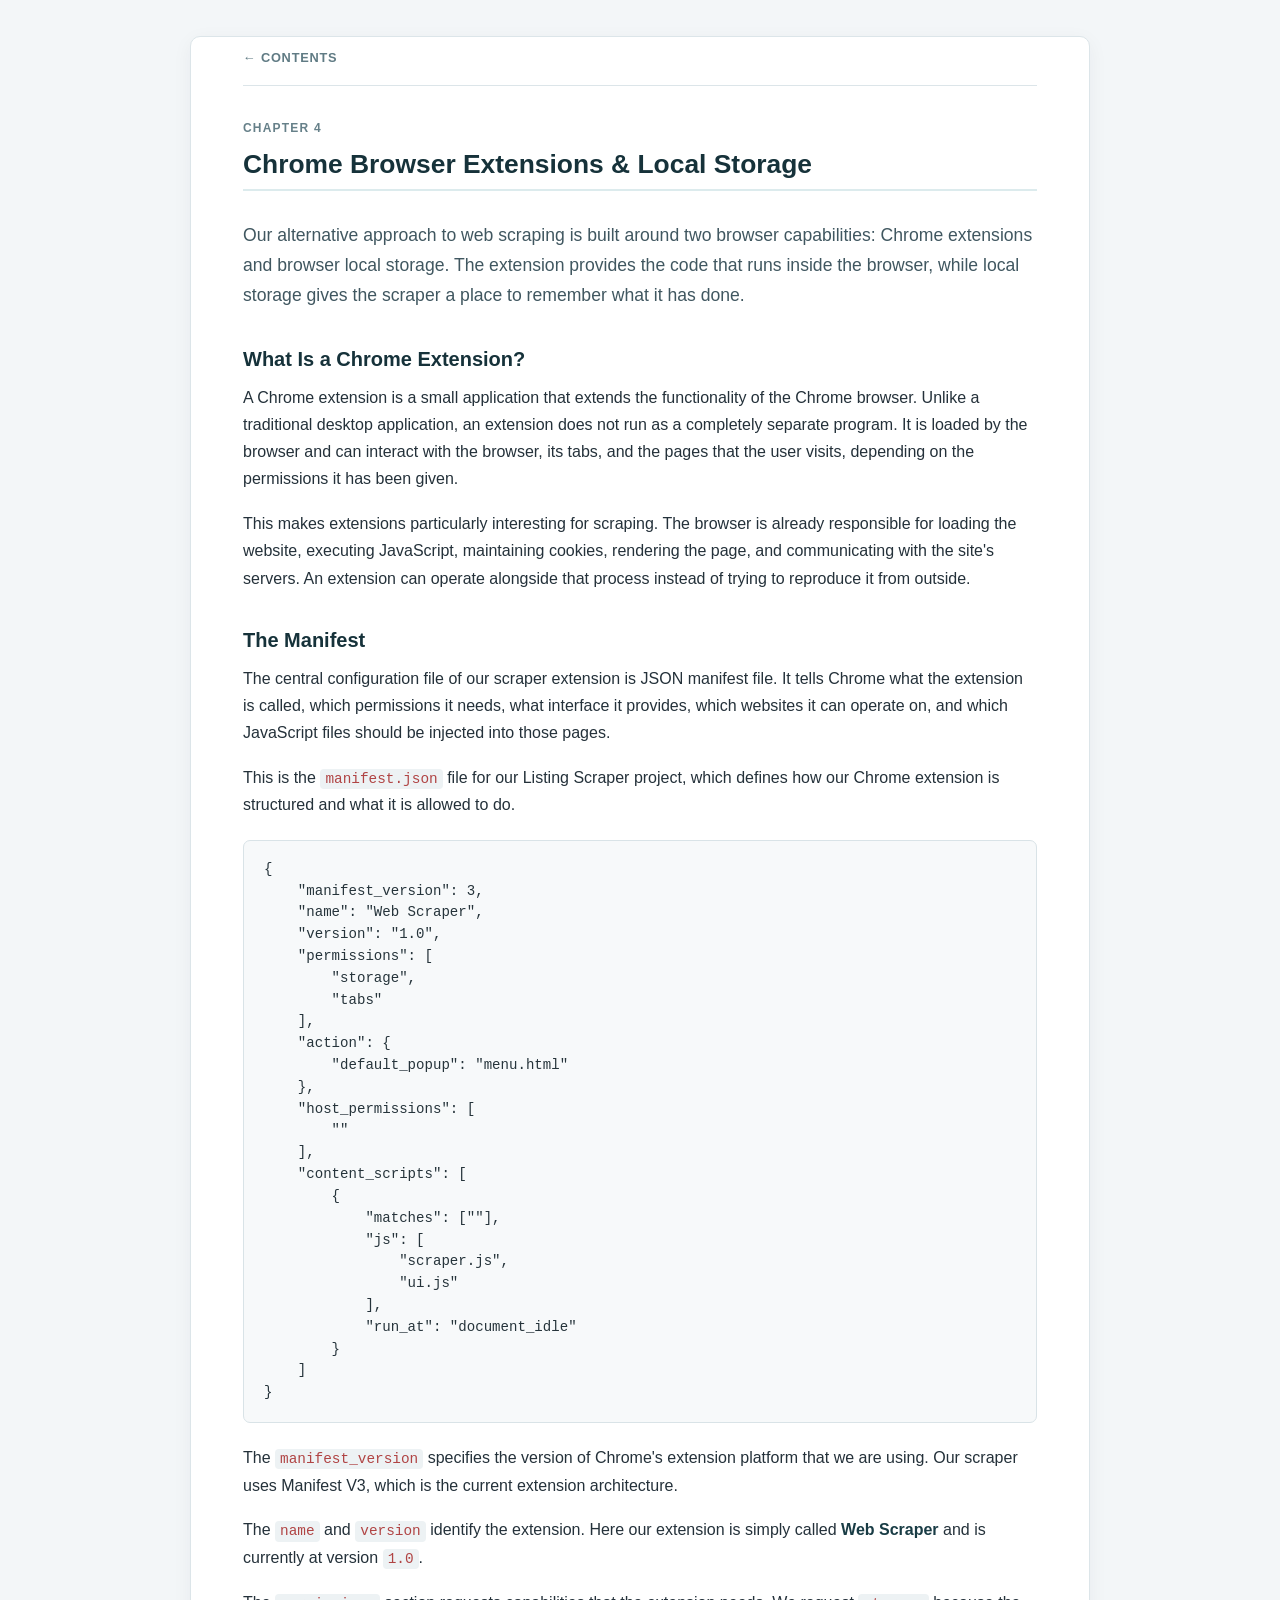
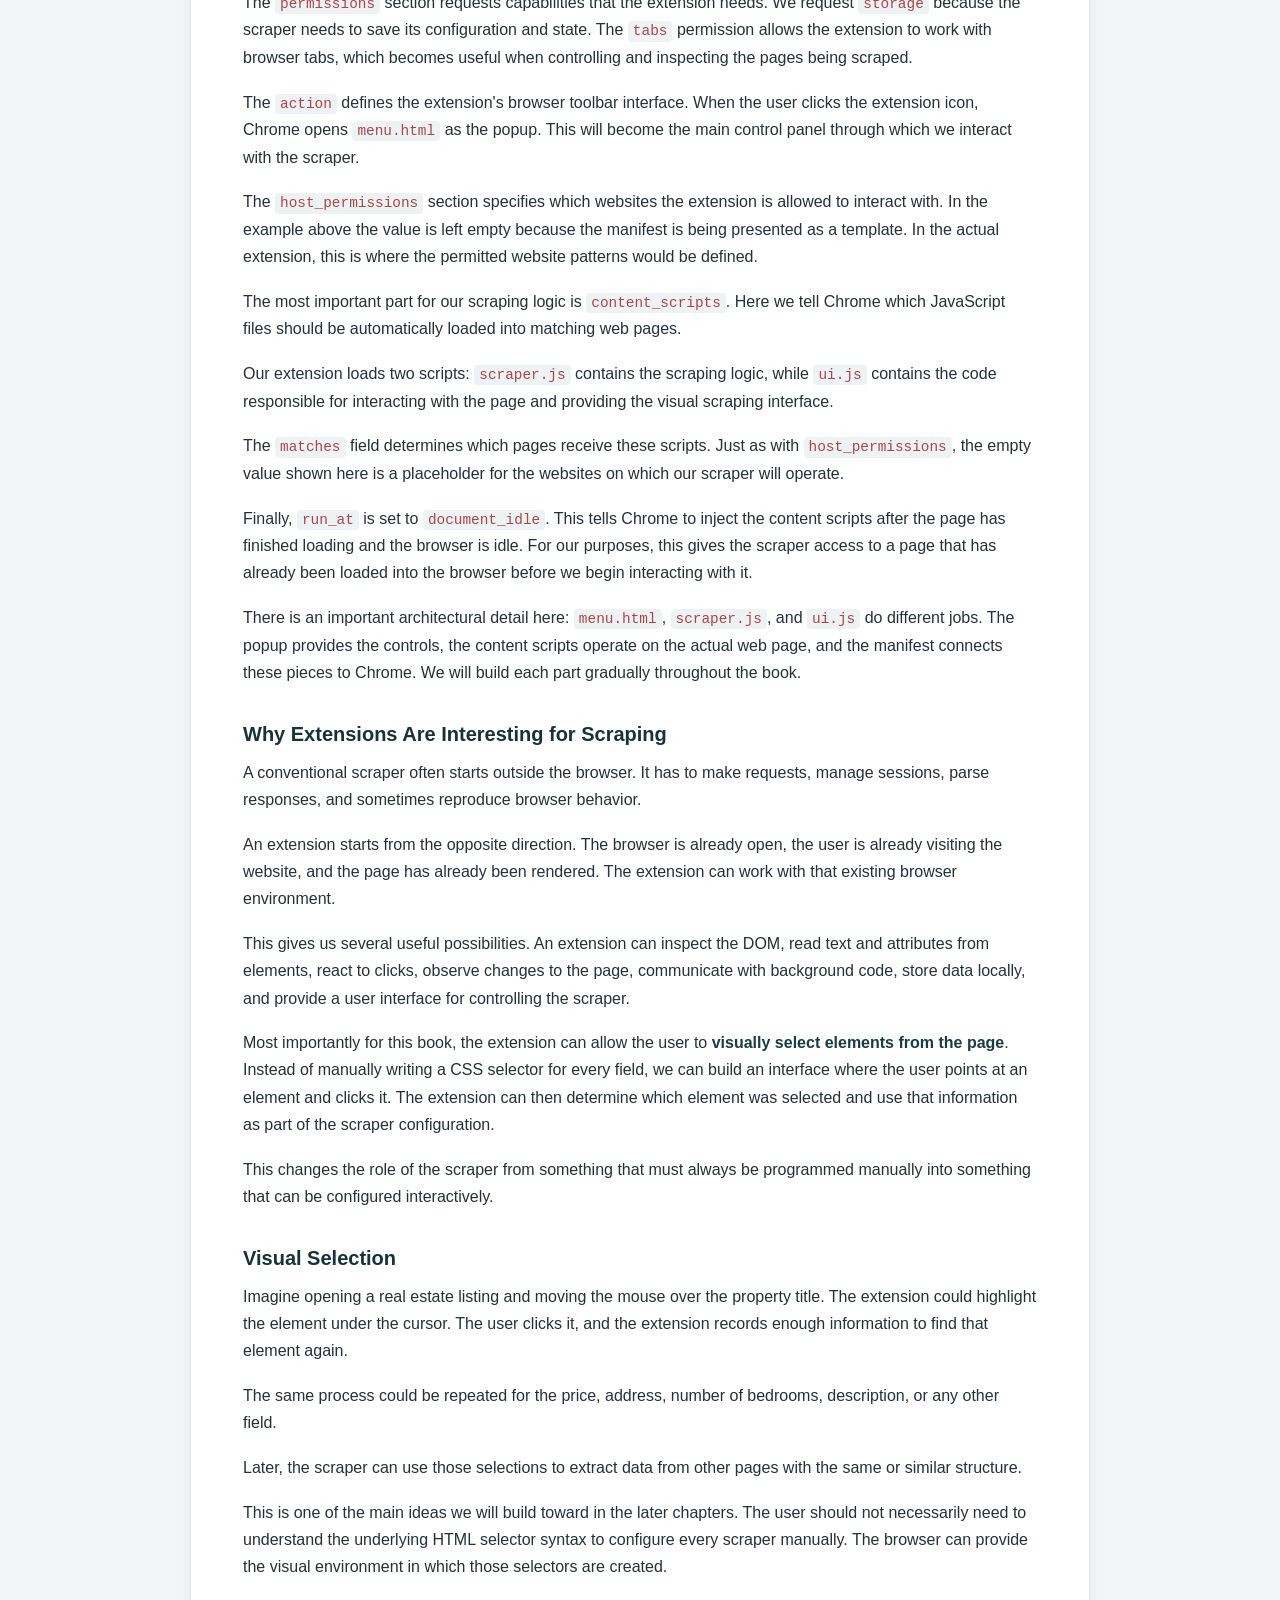
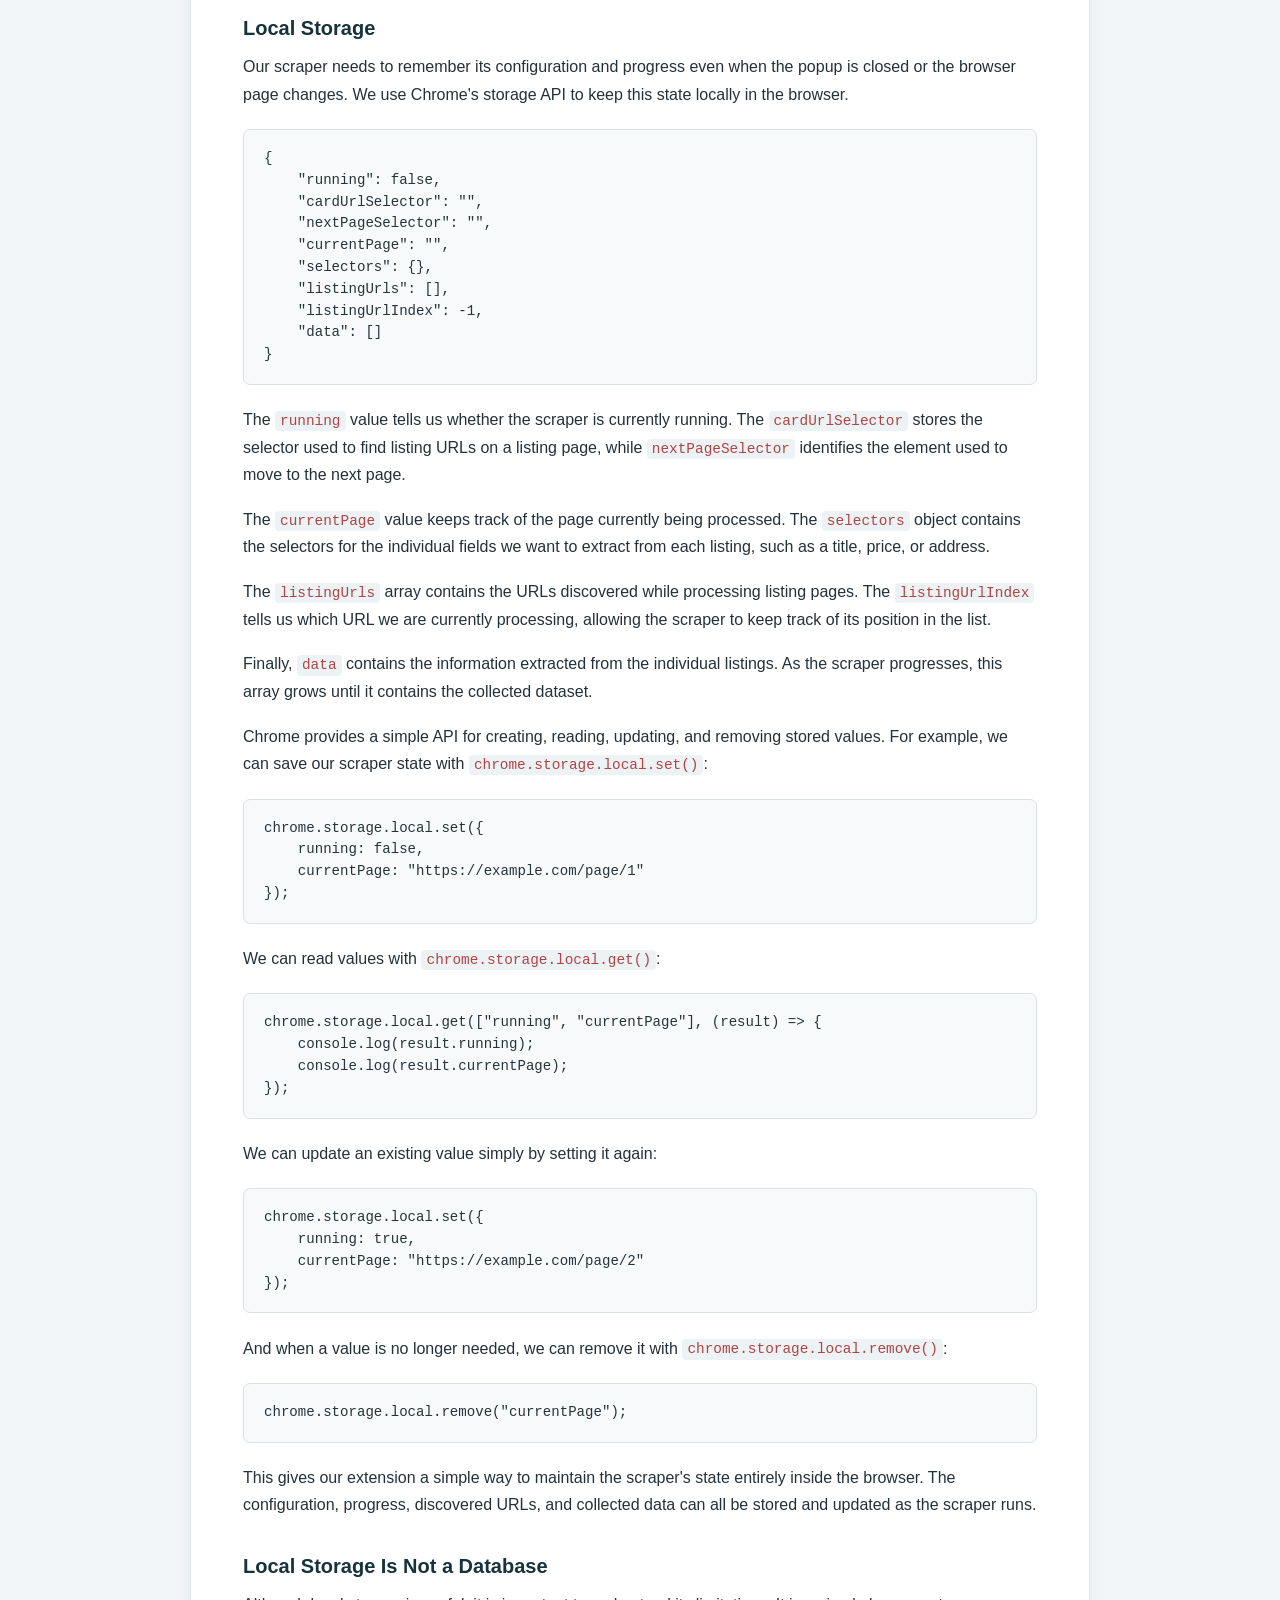
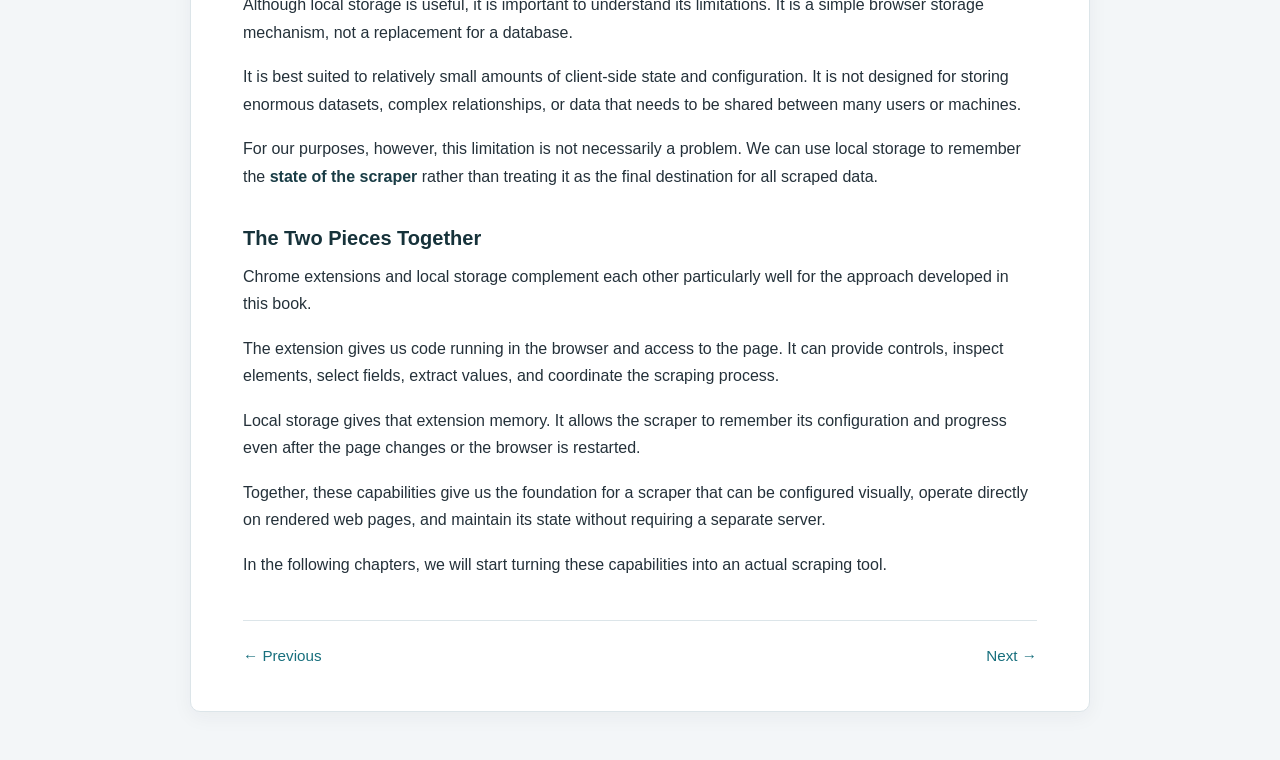
<file: book/extensions.html>
<!DOCTYPE html>
<html lang="en">
<head>
    <meta charset="UTF-8">
    <meta name="viewport" content="width=device-width, initial-scale=1.0">
    <title>Extensions & Storage — AWS</title>
    <link rel="stylesheet" href="../style/style.css">
</head>
<body>
    <main class="book">
        <article class="chapter">
            <nav class="chapter-nav">
                <a href="../index.html">← Contents</a>
            </nav>
            <div class="chapter-label">Chapter 4</div>
            <h2>Chrome Browser Extensions & Local Storage</h2>
            <p class="lead">Our alternative approach to web scraping is built around two browser capabilities: Chrome extensions and browser local storage. The extension provides the code that runs inside the browser, while local storage gives the scraper a place to remember what it has done.</p>
            <h3>What Is a Chrome Extension?</h3>
            <p>A Chrome extension is a small application that extends the functionality of the Chrome browser. Unlike a traditional desktop application, an extension does not run as a completely separate program. It is loaded by the browser and can interact with the browser, its tabs, and the pages that the user visits, depending on the permissions it has been given.</p>
            <p>This makes extensions particularly interesting for scraping. The browser is already responsible for loading the website, executing JavaScript, maintaining cookies, rendering the page, and communicating with the site's servers. An extension can operate alongside that process instead of trying to reproduce it from outside.</p>
            <h3>The Manifest</h3>
            <p>The central configuration file of our scraper extension is JSON manifest file. It tells Chrome what the extension is called, which permissions it needs, what interface it provides, which websites it can operate on, and which JavaScript files should be injected into those pages.</p>
            <p>This is the <code>manifest.json</code> file for our Listing Scraper project, which defines how our Chrome extension is structured and what it is allowed to do.</p>
            <pre><code>{
    "manifest_version": 3,
    "name": "Web Scraper",
    "version": "1.0",
    "permissions": [
        "storage",
        "tabs"
    ],
    "action": {
        "default_popup": "menu.html"
    },
    "host_permissions": [
        ""
    ],
    "content_scripts": [
        {
            "matches": [""],
            "js": [
                "scraper.js",
                "ui.js"
            ],
            "run_at": "document_idle"
        }
    ]
}</code></pre>
            <p>The <code>manifest_version</code> specifies the version of Chrome's extension platform that we are using. Our scraper uses Manifest V3, which is the current extension architecture.</p>
            <p>The <code>name</code> and <code>version</code> identify the extension. Here our extension is simply called <strong>Web Scraper</strong> and is currently at version <code>1.0</code>.</p>
            <p>The <code>permissions</code> section requests capabilities that the extension needs. We request <code>storage</code> because the scraper needs to save its configuration and state. The <code>tabs</code> permission allows the extension to work with browser tabs, which becomes useful when controlling and inspecting the pages being scraped.</p>
            <p>The <code>action</code> defines the extension's browser toolbar interface. When the user clicks the extension icon, Chrome opens <code>menu.html</code> as the popup. This will become the main control panel through which we interact with the scraper.</p>
            <p>The <code>host_permissions</code> section specifies which websites the extension is allowed to interact with. In the example above the value is left empty because the manifest is being presented as a template. In the actual extension, this is where the permitted website patterns would be defined.</p>
            <p>The most important part for our scraping logic is <code>content_scripts</code>. Here we tell Chrome which JavaScript files should be automatically loaded into matching web pages.</p>
            <p>Our extension loads two scripts: <code>scraper.js</code> contains the scraping logic, while <code>ui.js</code> contains the code responsible for interacting with the page and providing the visual scraping interface.</p>
            <p>The <code>matches</code> field determines which pages receive these scripts. Just as with <code>host_permissions</code>, the empty value shown here is a placeholder for the websites on which our scraper will operate.</p>
            <p>Finally, <code>run_at</code> is set to <code>document_idle</code>. This tells Chrome to inject the content scripts after the page has finished loading and the browser is idle. For our purposes, this gives the scraper access to a page that has already been loaded into the browser before we begin interacting with it.</p>
            <p>There is an important architectural detail here: <code>menu.html</code>, <code>scraper.js</code>, and <code>ui.js</code> do different jobs. The popup provides the controls, the content scripts operate on the actual web page, and the manifest connects these pieces to Chrome. We will build each part gradually throughout the book.</p>
            <h3>Why Extensions Are Interesting for Scraping</h3>
            <p>A conventional scraper often starts outside the browser. It has to make requests, manage sessions, parse responses, and sometimes reproduce browser behavior.</p>
            <p>An extension starts from the opposite direction. The browser is already open, the user is already visiting the website, and the page has already been rendered. The extension can work with that existing browser environment.</p>
            <p>This gives us several useful possibilities. An extension can inspect the DOM, read text and attributes from elements, react to clicks, observe changes to the page, communicate with background code, store data locally, and provide a user interface for controlling the scraper.</p>
            <p>Most importantly for this book, the extension can allow the user to <strong>visually select elements from the page</strong>. Instead of manually writing a CSS selector for every field, we can build an interface where the user points at an element and clicks it. The extension can then determine which element was selected and use that information as part of the scraper configuration.</p>
            <p>This changes the role of the scraper from something that must always be programmed manually into something that can be configured interactively.</p>
            <h3>Visual Selection</h3>
            <p>Imagine opening a real estate listing and moving the mouse over the property title. The extension could highlight the element under the cursor. The user clicks it, and the extension records enough information to find that element again.</p>
            <p>The same process could be repeated for the price, address, number of bedrooms, description, or any other field.</p>
            <p>Later, the scraper can use those selections to extract data from other pages with the same or similar structure.</p>
            <p>This is one of the main ideas we will build toward in the later chapters. The user should not necessarily need to understand the underlying HTML selector syntax to configure every scraper manually. The browser can provide the visual environment in which those selectors are created.</p>
<h3>Local Storage</h3>
<p>Our scraper needs to remember its configuration and progress even when the popup is closed or the browser page changes. We use Chrome's storage API to keep this state locally in the browser.</p>
<pre><code>{
    "running": false,
    "cardUrlSelector": "",
    "nextPageSelector": "",
    "currentPage": "",
    "selectors": {},
    "listingUrls": [],
    "listingUrlIndex": -1,
    "data": []
}</code></pre>
        <p>The <code>running</code> value tells us whether the scraper is currently running. The <code>cardUrlSelector</code> stores the selector used to find listing URLs on a listing page, while <code>nextPageSelector</code> identifies the element used to move to the next page.</p>
        <p>The <code>currentPage</code> value keeps track of the page currently being processed. The <code>selectors</code> object contains the selectors for the individual fields we want to extract from each listing, such as a title, price, or address.</p>
        <p>The <code>listingUrls</code> array contains the URLs discovered while processing listing pages. The <code>listingUrlIndex</code> tells us which URL we are currently processing, allowing the scraper to keep track of its position in the list.</p>
        <p>Finally, <code>data</code> contains the information extracted from the individual listings. As the scraper progresses, this array grows until it contains the collected dataset.</p>
        <p>Chrome provides a simple API for creating, reading, updating, and removing stored values. For example, we can save our scraper state with <code>chrome.storage.local.set()</code>:</p>
        <pre><code>chrome.storage.local.set({
    running: false,
    currentPage: "https://example.com/page/1"
});</code></pre>
        <p>We can read values with <code>chrome.storage.local.get()</code>:</p>
        <pre><code>chrome.storage.local.get(["running", "currentPage"], (result) =&gt; {
    console.log(result.running);
    console.log(result.currentPage);
});</code></pre>
        <p>We can update an existing value simply by setting it again:</p>
        <pre><code>chrome.storage.local.set({
    running: true,
    currentPage: "https://example.com/page/2"
});</code></pre>
        <p>And when a value is no longer needed, we can remove it with <code>chrome.storage.local.remove()</code>:</p>
        <pre><code>chrome.storage.local.remove("currentPage");</code></pre>
        <p>This gives our extension a simple way to maintain the scraper's state entirely inside the browser. The configuration, progress, discovered URLs, and collected data can all be stored and updated as the scraper runs.</p>
            <h3>Local Storage Is Not a Database</h3>
            <p>Although local storage is useful, it is important to understand its limitations. It is a simple browser storage mechanism, not a replacement for a database.</p>
            <p>It is best suited to relatively small amounts of client-side state and configuration. It is not designed for storing enormous datasets, complex relationships, or data that needs to be shared between many users or machines.</p>
            <p>For our purposes, however, this limitation is not necessarily a problem. We can use local storage to remember the <strong>state of the scraper</strong> rather than treating it as the final destination for all scraped data.</p>
            <h3>The Two Pieces Together</h3>
            <p>Chrome extensions and local storage complement each other particularly well for the approach developed in this book.</p>
            <p>The extension gives us code running in the browser and access to the page. It can provide controls, inspect elements, select fields, extract values, and coordinate the scraping process.</p>
            <p>Local storage gives that extension memory. It allows the scraper to remember its configuration and progress even after the page changes or the browser is restarted.</p>
            <p>Together, these capabilities give us the foundation for a scraper that can be configured visually, operate directly on rendered web pages, and maintain its state without requiring a separate server.</p>
            <p>In the following chapters, we will start turning these capabilities into an actual scraping tool.</p>
            <nav class="chapter-nav-bottom">
                <a href="listings.html">← Previous</a>
                <a href="example.html" class="next">Next →</a>
            </nav>
        </article>
    </main>
</body>
</html>
</file>
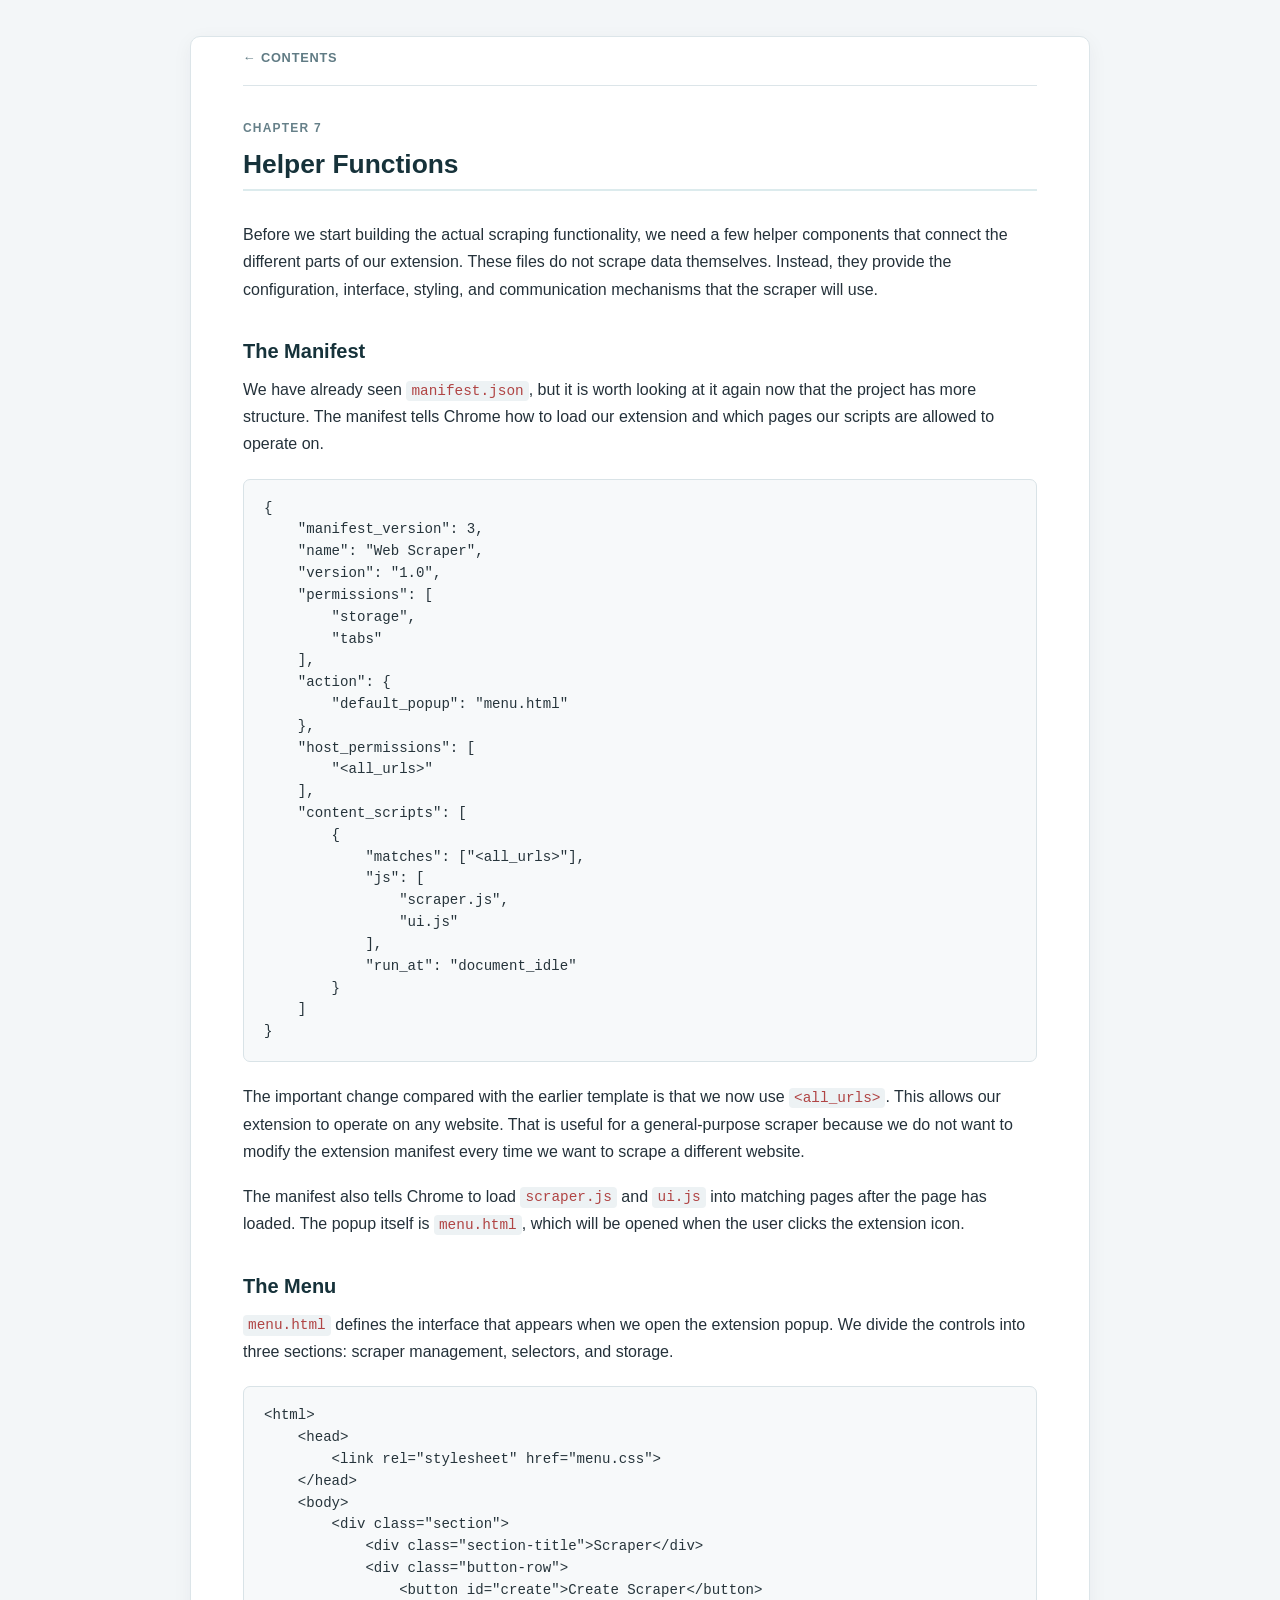
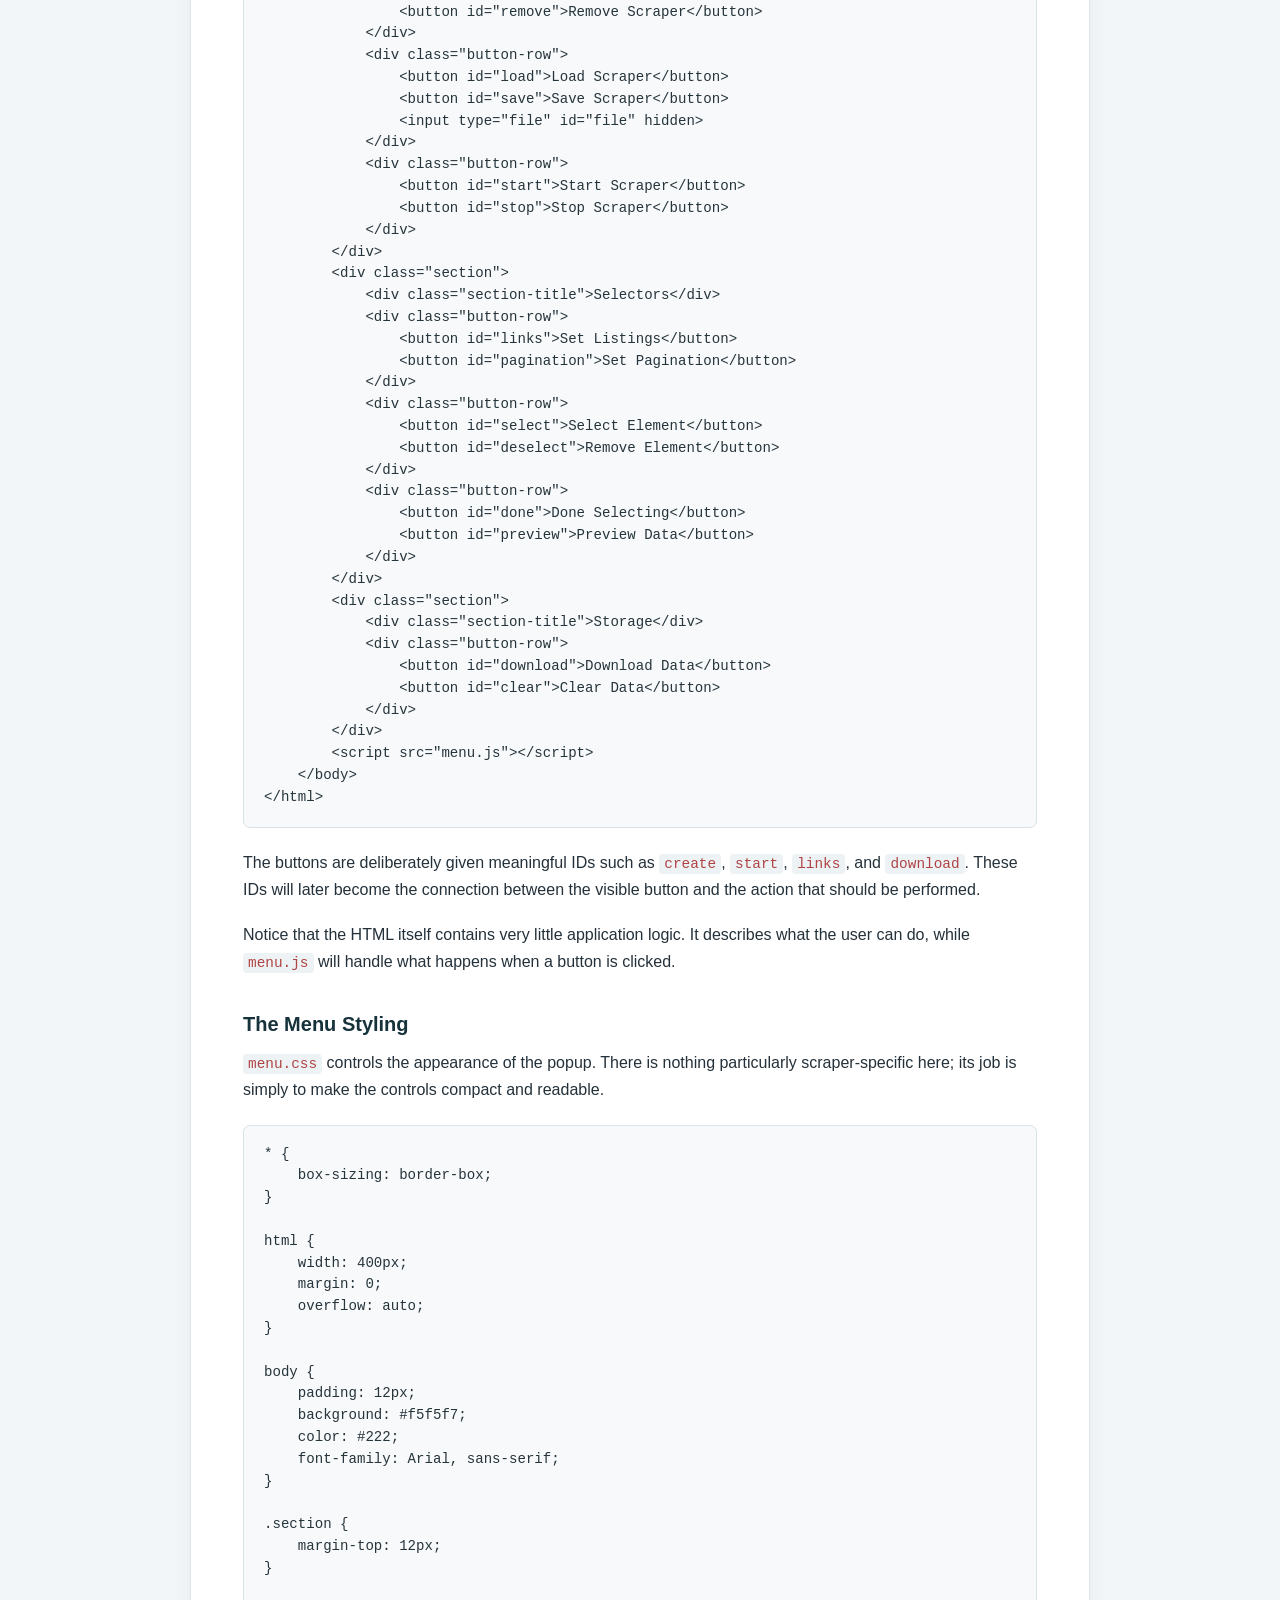
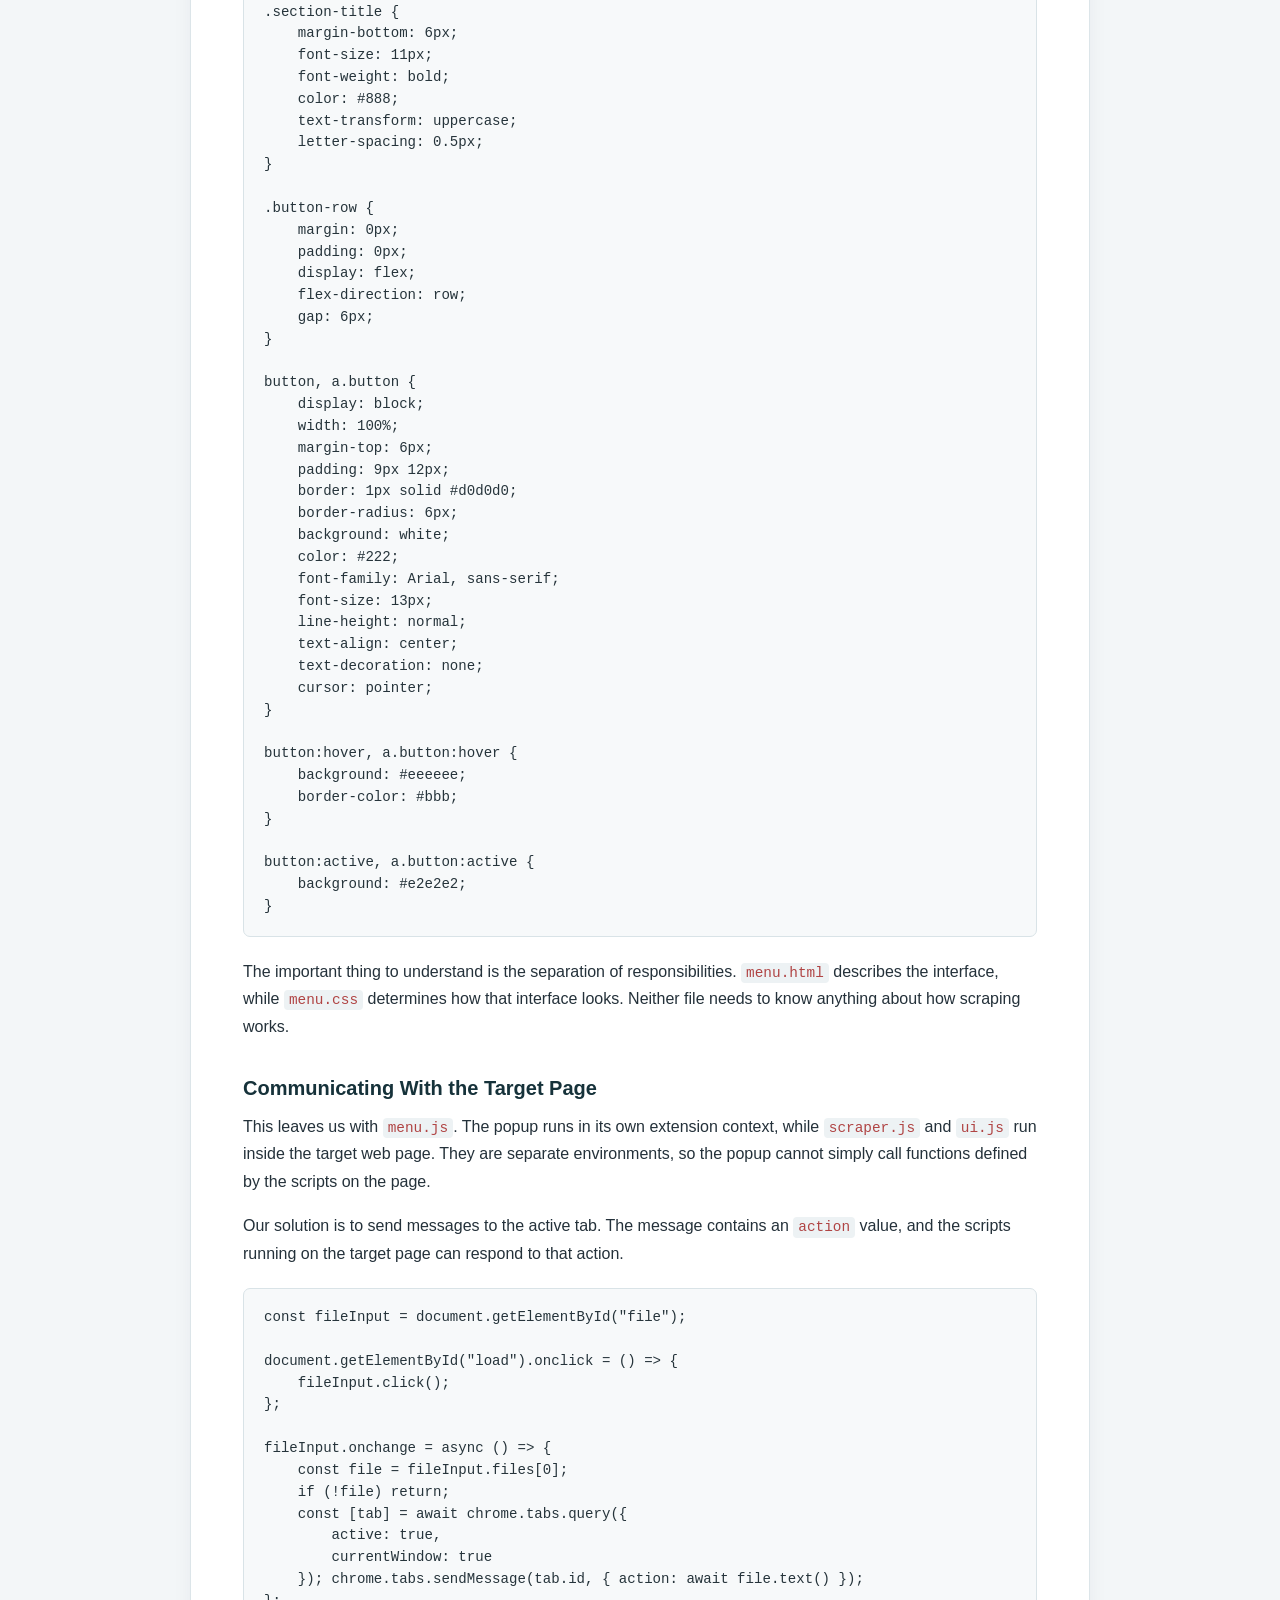
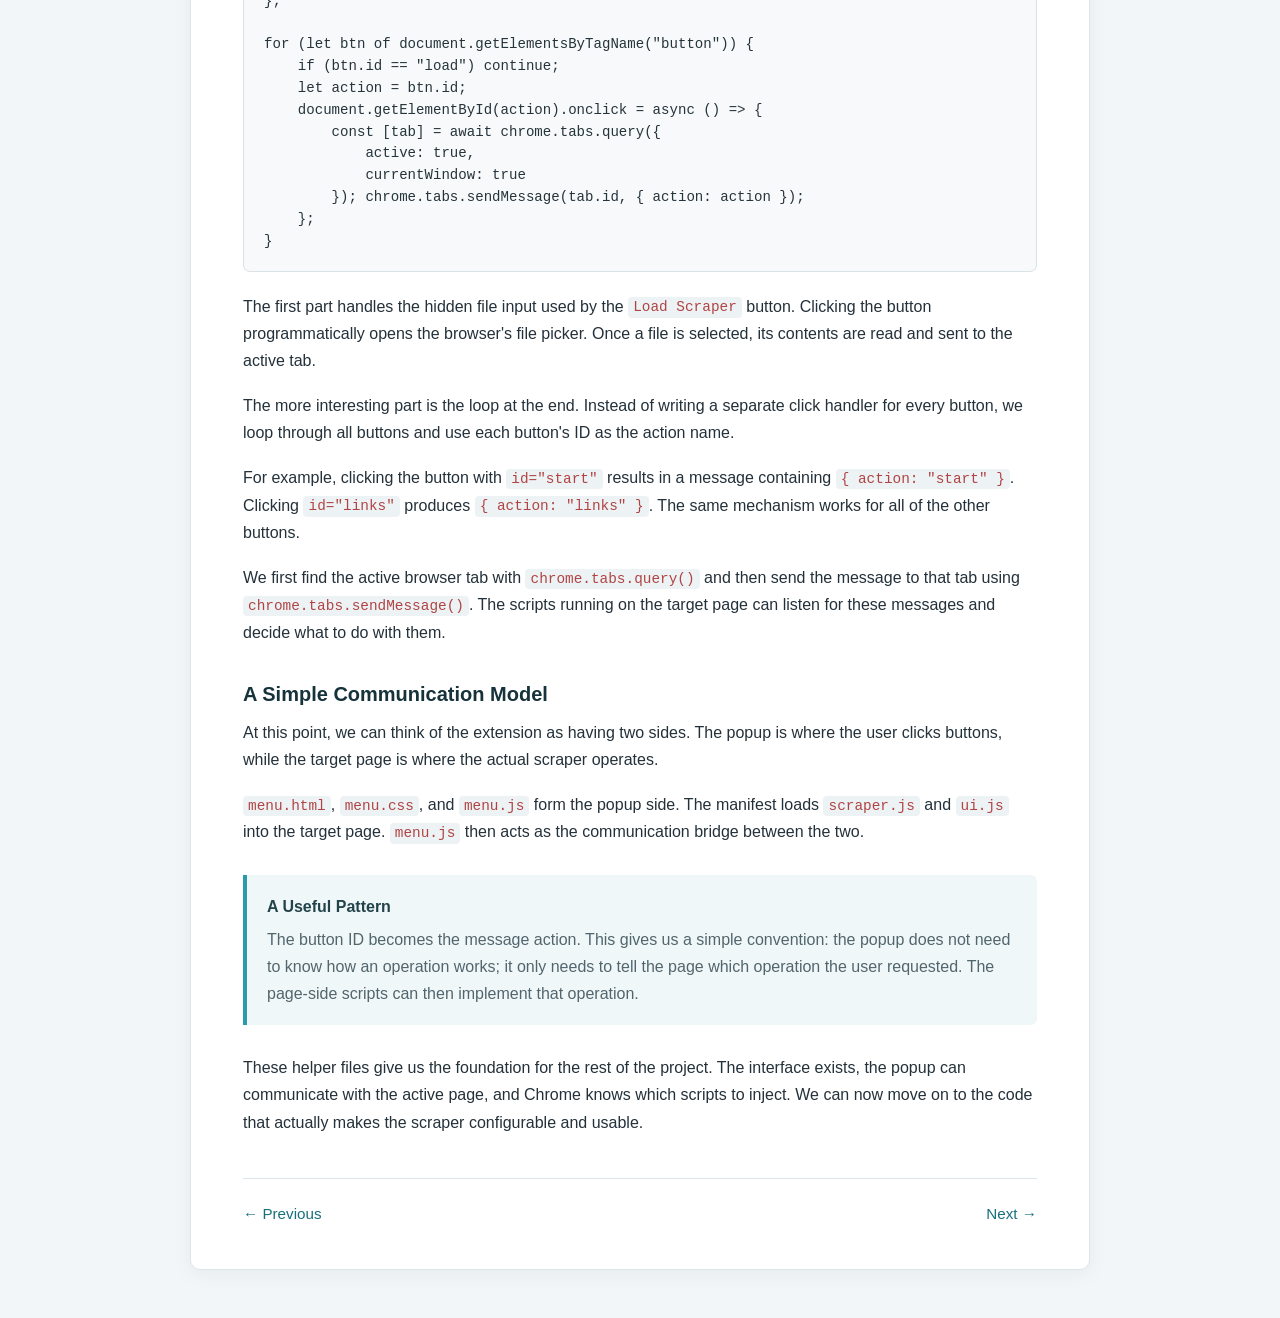
<file: book/helpers.html>
<!DOCTYPE html>
<html lang="en">
<head>
    <meta charset="UTF-8">
    <meta name="viewport" content="width=device-width, initial-scale=1.0">
    <title>Helper Functions — AWS</title>
    <link rel="stylesheet" href="../style/style.css">
</head>
<body>
    <main class="book">
        <article class="chapter">
            <nav class="chapter-nav">
                <a href="../index.html">← Contents</a>
            </nav>
            <div class="chapter-label">Chapter 7</div>
            <h2>Helper Functions</h2>
            <p>Before we start building the actual scraping functionality, we need a few helper components that connect the different parts of our extension. These files do not scrape data themselves. Instead, they provide the configuration, interface, styling, and communication mechanisms that the scraper will use.</p>
            <h3>The Manifest</h3>
            <p>We have already seen <code>manifest.json</code>, but it is worth looking at it again now that the project has more structure. The manifest tells Chrome how to load our extension and which pages our scripts are allowed to operate on.</p>
            <pre><code>{
    "manifest_version": 3,
    "name": "Web Scraper",
    "version": "1.0",
    "permissions": [
        "storage",
        "tabs"
    ],
    "action": {
        "default_popup": "menu.html"
    },
    "host_permissions": [
        "&lt;all_urls&gt;"
    ],
    "content_scripts": [
        {
            "matches": ["&lt;all_urls&gt;"],
            "js": [
                "scraper.js",
                "ui.js"
            ],
            "run_at": "document_idle"
        }
    ]
}</code></pre>
            <p>The important change compared with the earlier template is that we now use <code>&lt;all_urls&gt;</code>. This allows our extension to operate on any website. That is useful for a general-purpose scraper because we do not want to modify the extension manifest every time we want to scrape a different website.</p>
            <p>The manifest also tells Chrome to load <code>scraper.js</code> and <code>ui.js</code> into matching pages after the page has loaded. The popup itself is <code>menu.html</code>, which will be opened when the user clicks the extension icon.</p>
            <h3>The Menu</h3>
            <p><code>menu.html</code> defines the interface that appears when we open the extension popup. We divide the controls into three sections: scraper management, selectors, and storage.</p>
            <pre><code>&lt;html&gt;
    &lt;head&gt;
        &lt;link rel="stylesheet" href="menu.css"&gt;
    &lt;/head&gt;
    &lt;body&gt;
        &lt;div class="section"&gt;
            &lt;div class="section-title"&gt;Scraper&lt;/div&gt;
            &lt;div class="button-row"&gt;
                &lt;button id="create"&gt;Create Scraper&lt;/button&gt;
                &lt;button id="remove"&gt;Remove Scraper&lt;/button&gt;
            &lt;/div&gt;
            &lt;div class="button-row"&gt;
                &lt;button id="load"&gt;Load Scraper&lt;/button&gt;
                &lt;button id="save"&gt;Save Scraper&lt;/button&gt;
                &lt;input type="file" id="file" hidden&gt;
            &lt;/div&gt;
            &lt;div class="button-row"&gt;
                &lt;button id="start"&gt;Start Scraper&lt;/button&gt;
                &lt;button id="stop"&gt;Stop Scraper&lt;/button&gt;
            &lt;/div&gt;
        &lt;/div&gt;
        &lt;div class="section"&gt;
            &lt;div class="section-title"&gt;Selectors&lt;/div&gt;
            &lt;div class="button-row"&gt;
                &lt;button id="links"&gt;Set Listings&lt;/button&gt;
                &lt;button id="pagination"&gt;Set Pagination&lt;/button&gt;
            &lt;/div&gt;
            &lt;div class="button-row"&gt;
                &lt;button id="select"&gt;Select Element&lt;/button&gt;
                &lt;button id="deselect"&gt;Remove Element&lt;/button&gt;
            &lt;/div&gt;
            &lt;div class="button-row"&gt;
                &lt;button id="done"&gt;Done Selecting&lt;/button&gt;
                &lt;button id="preview"&gt;Preview Data&lt;/button&gt;
            &lt;/div&gt;
        &lt;/div&gt;
        &lt;div class="section"&gt;
            &lt;div class="section-title"&gt;Storage&lt;/div&gt;
            &lt;div class="button-row"&gt;
                &lt;button id="download"&gt;Download Data&lt;/button&gt;
                &lt;button id="clear"&gt;Clear Data&lt;/button&gt;
            &lt;/div&gt;
        &lt;/div&gt;
        &lt;script src="menu.js"&gt;&lt;/script&gt;
    &lt;/body&gt;
&lt;/html&gt;</code></pre>
            <p>The buttons are deliberately given meaningful IDs such as <code>create</code>, <code>start</code>, <code>links</code>, and <code>download</code>. These IDs will later become the connection between the visible button and the action that should be performed.</p>
            <p>Notice that the HTML itself contains very little application logic. It describes what the user can do, while <code>menu.js</code> will handle what happens when a button is clicked.</p>
            <h3>The Menu Styling</h3>
            <p><code>menu.css</code> controls the appearance of the popup. There is nothing particularly scraper-specific here; its job is simply to make the controls compact and readable.</p>
            <pre><code>* {
    box-sizing: border-box;
}

html {
    width: 400px;
    margin: 0;
    overflow: auto;
}

body {
    padding: 12px;
    background: #f5f5f7;
    color: #222;
    font-family: Arial, sans-serif;
}

.section {
    margin-top: 12px;
}

.section-title {
    margin-bottom: 6px;
    font-size: 11px;
    font-weight: bold;
    color: #888;
    text-transform: uppercase;
    letter-spacing: 0.5px;
}

.button-row {
    margin: 0px;
    padding: 0px;
    display: flex;
    flex-direction: row;
    gap: 6px;
}

button, a.button {
    display: block;
    width: 100%;
    margin-top: 6px;
    padding: 9px 12px;
    border: 1px solid #d0d0d0;
    border-radius: 6px;
    background: white;
    color: #222;
    font-family: Arial, sans-serif;
    font-size: 13px;
    line-height: normal;
    text-align: center;
    text-decoration: none;
    cursor: pointer;
}

button:hover, a.button:hover {
    background: #eeeeee;
    border-color: #bbb;
}

button:active, a.button:active {
    background: #e2e2e2;
}</code></pre>
            <p>The important thing to understand is the separation of responsibilities. <code>menu.html</code> describes the interface, while <code>menu.css</code> determines how that interface looks. Neither file needs to know anything about how scraping works.</p>
            <h3>Communicating With the Target Page</h3>
            <p>This leaves us with <code>menu.js</code>. The popup runs in its own extension context, while <code>scraper.js</code> and <code>ui.js</code> run inside the target web page. They are separate environments, so the popup cannot simply call functions defined by the scripts on the page.</p>
            <p>Our solution is to send messages to the active tab. The message contains an <code>action</code> value, and the scripts running on the target page can respond to that action.</p>
            <pre><code>const fileInput = document.getElementById("file");

document.getElementById("load").onclick = () =&gt; {
    fileInput.click();
};

fileInput.onchange = async () =&gt; {
    const file = fileInput.files[0];
    if (!file) return;
    const [tab] = await chrome.tabs.query({
        active: true,
        currentWindow: true
    }); chrome.tabs.sendMessage(tab.id, { action: await file.text() });
};

for (let btn of document.getElementsByTagName("button")) {
    if (btn.id == "load") continue;
    let action = btn.id;
    document.getElementById(action).onclick = async () =&gt; {
        const [tab] = await chrome.tabs.query({
            active: true,
            currentWindow: true
        }); chrome.tabs.sendMessage(tab.id, { action: action });
    };
}</code></pre>
            <p>The first part handles the hidden file input used by the <code>Load Scraper</code> button. Clicking the button programmatically opens the browser's file picker. Once a file is selected, its contents are read and sent to the active tab.</p>
            <p>The more interesting part is the loop at the end. Instead of writing a separate click handler for every button, we loop through all buttons and use each button's ID as the action name.</p>
            <p>For example, clicking the button with <code>id="start"</code> results in a message containing <code>{ action: "start" }</code>. Clicking <code>id="links"</code> produces <code>{ action: "links" }</code>. The same mechanism works for all of the other buttons.</p>
            <p>We first find the active browser tab with <code>chrome.tabs.query()</code> and then send the message to that tab using <code>chrome.tabs.sendMessage()</code>. The scripts running on the target page can listen for these messages and decide what to do with them.</p>
            <h3>A Simple Communication Model</h3>
            <p>At this point, we can think of the extension as having two sides. The popup is where the user clicks buttons, while the target page is where the actual scraper operates.</p>
            <p><code>menu.html</code>, <code>menu.css</code>, and <code>menu.js</code> form the popup side. The manifest loads <code>scraper.js</code> and <code>ui.js</code> into the target page. <code>menu.js</code> then acts as the communication bridge between the two.</p>
            <div class="note">
                <div class="note-title">A Useful Pattern</div>
                <p>The button ID becomes the message action. This gives us a simple convention: the popup does not need to know how an operation works; it only needs to tell the page which operation the user requested. The page-side scripts can then implement that operation.</p>
            </div>
            <p>These helper files give us the foundation for the rest of the project. The interface exists, the popup can communicate with the active page, and Chrome knows which scripts to inject. We can now move on to the code that actually makes the scraper configurable and usable.</p>
            <nav class="chapter-nav-bottom">
                <a href="project.html">← Previous</a>
                <a href="ui.html" class="next">Next →</a>
            </nav>
        </article>
    </main>
</body>
</html>
</file>
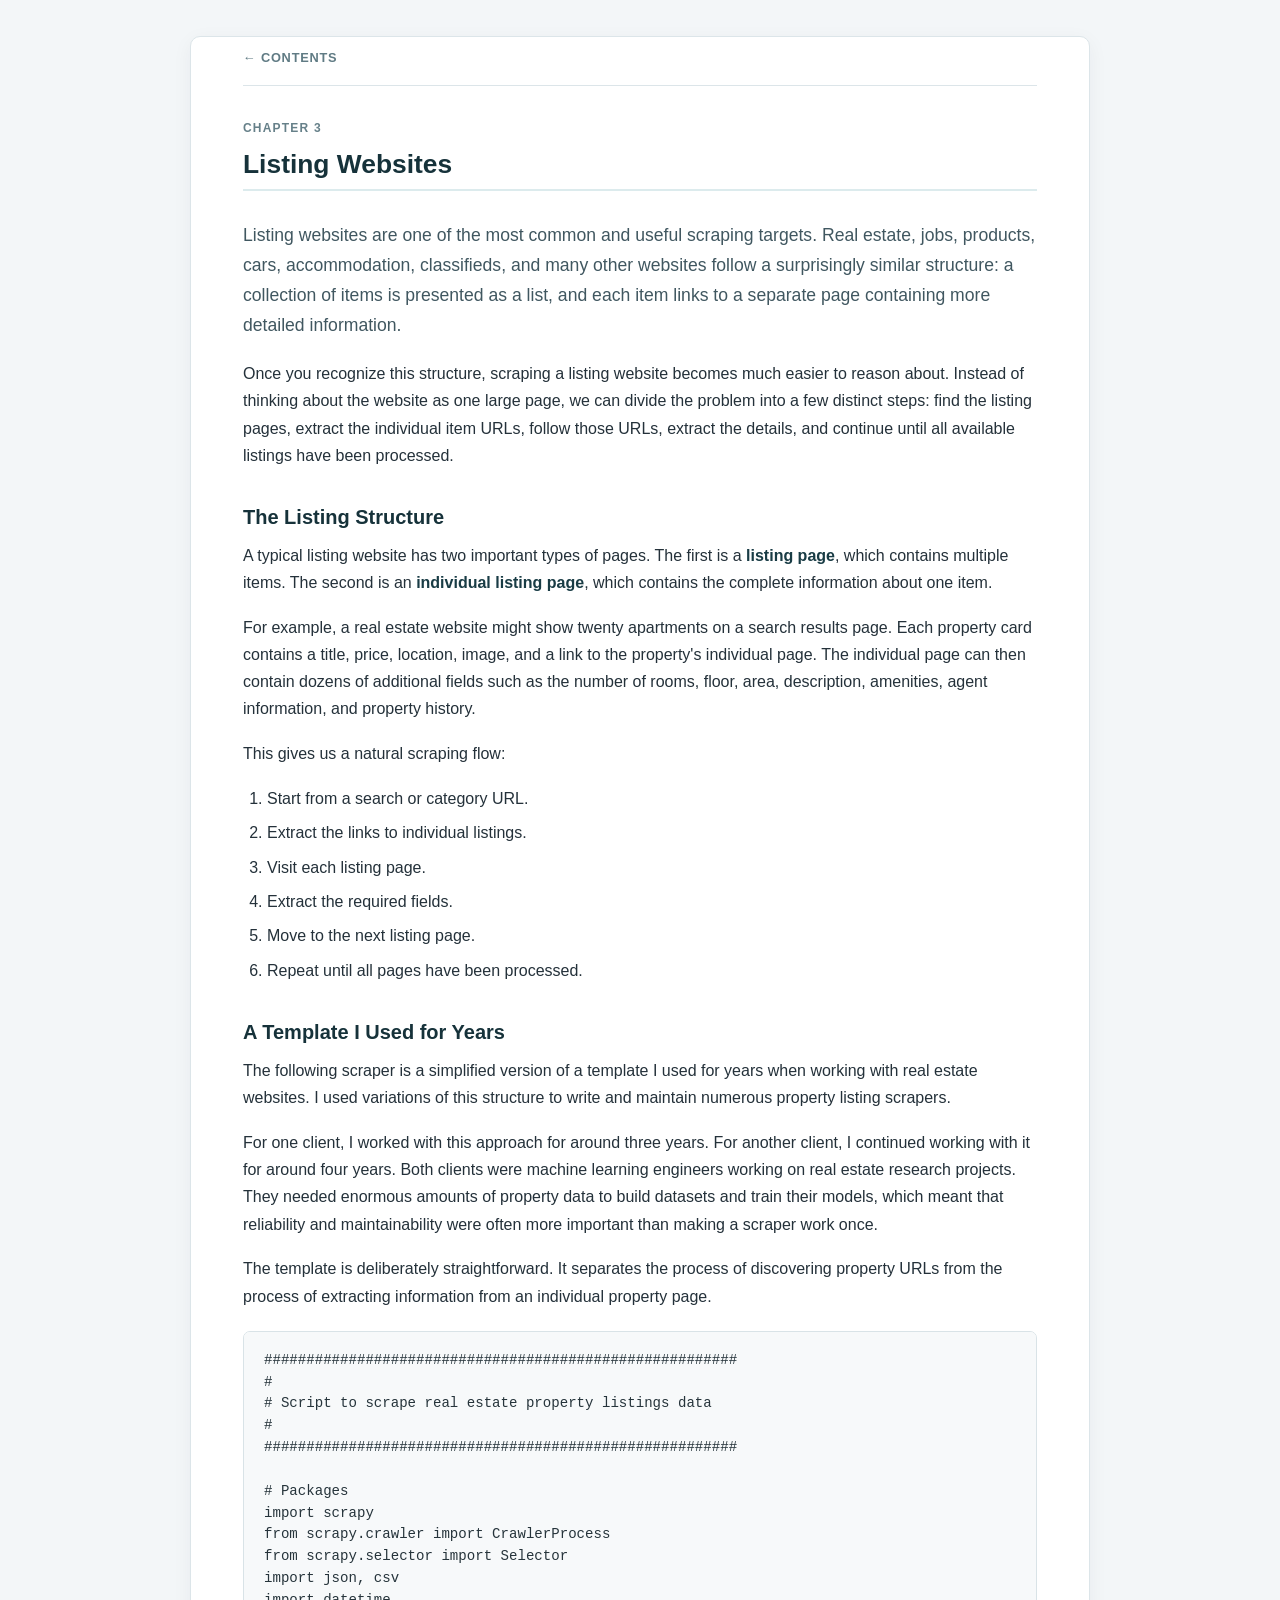
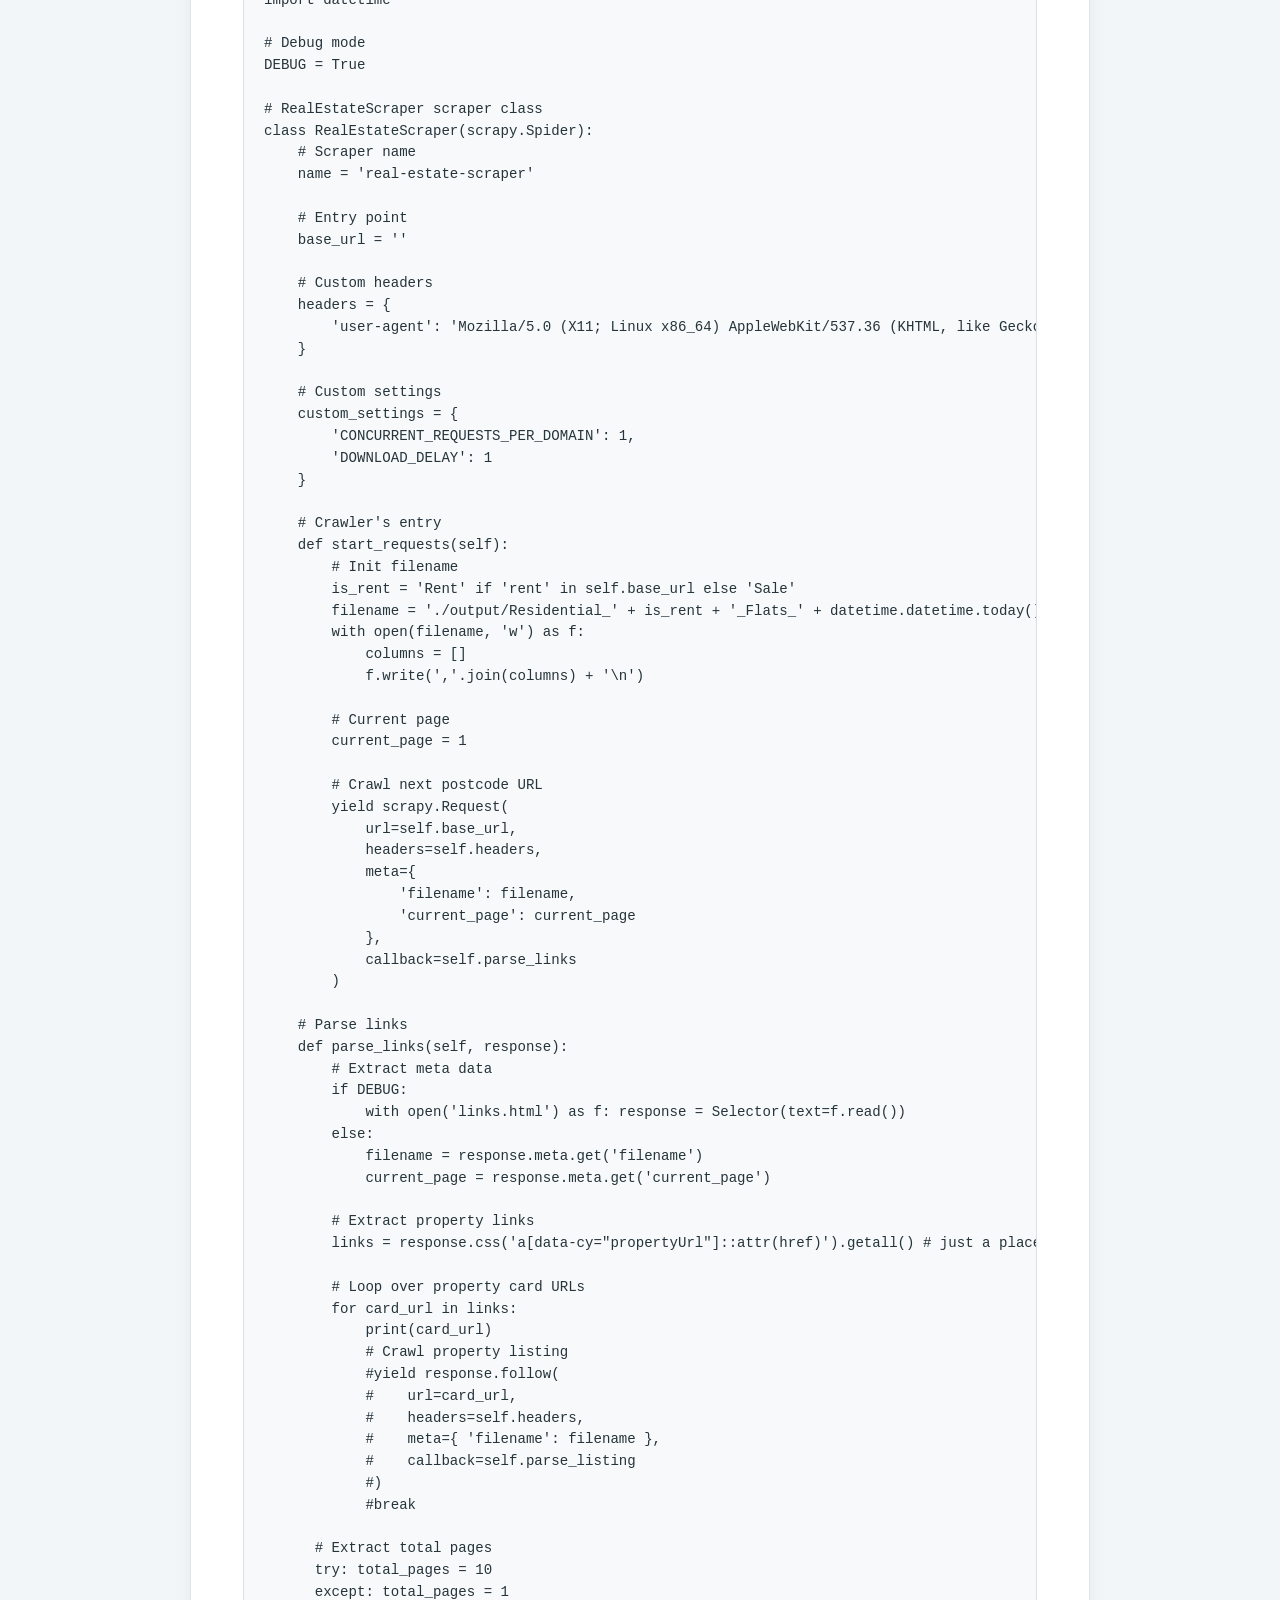
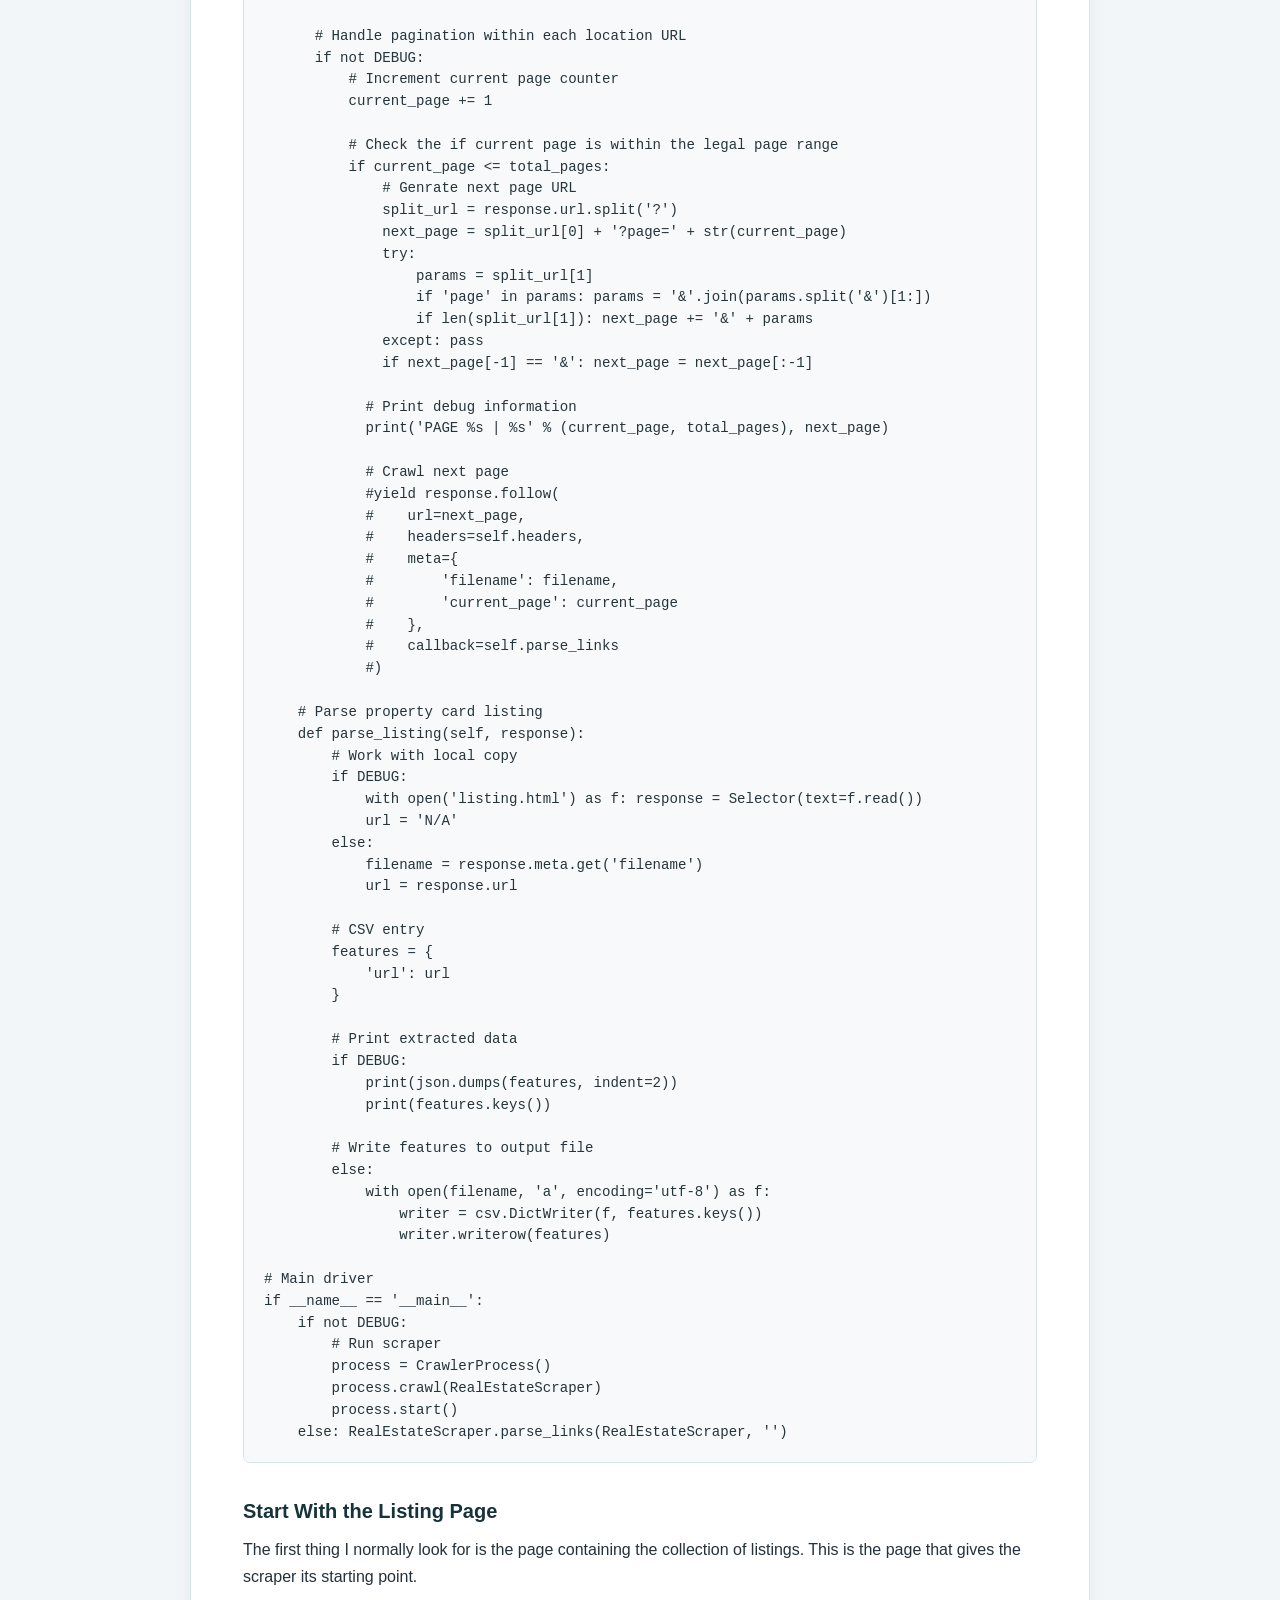
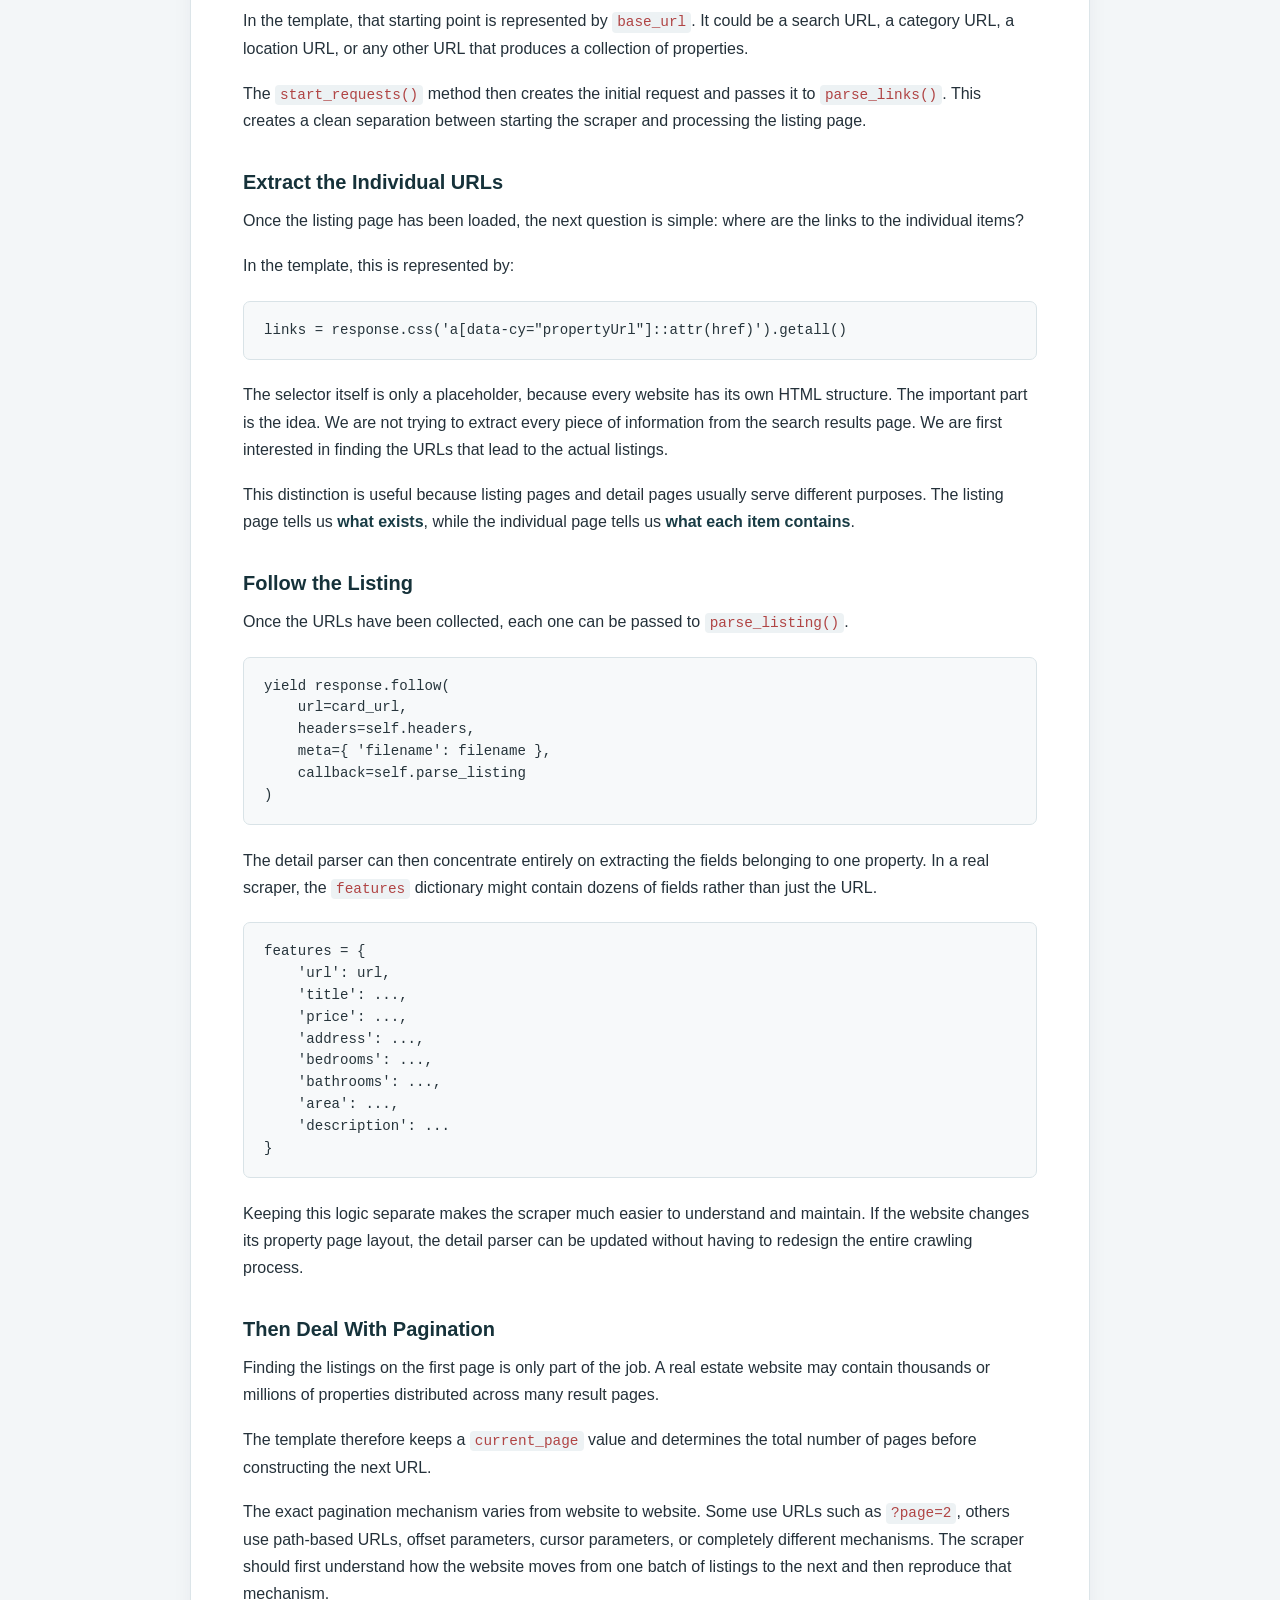
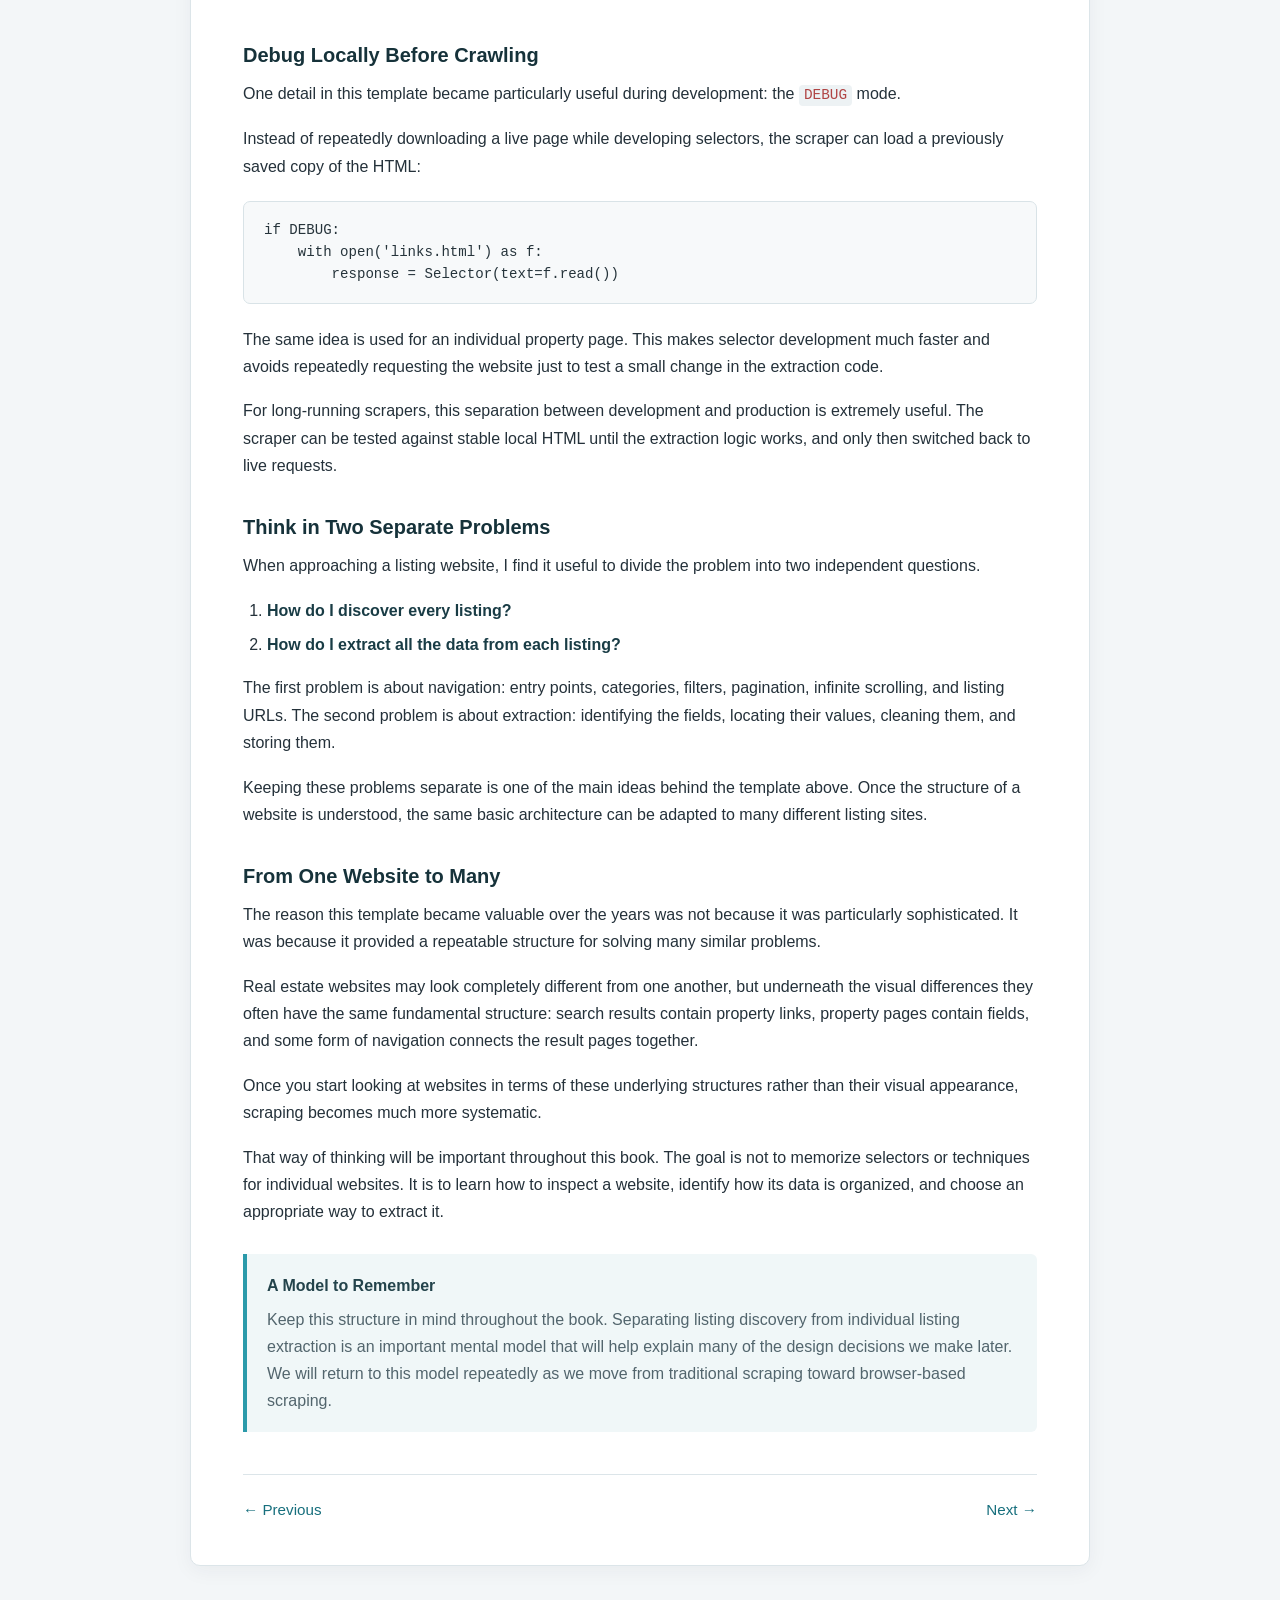
<file: book/listings.html>
<!DOCTYPE html>
<html lang="en">
<head>
    <meta charset="UTF-8">
    <meta name="viewport" content="width=device-width, initial-scale=1.0">
    <title>Listing Websites — AWS</title>
    <link rel="stylesheet" href="../style/style.css">
</head>
<body>
    <main class="book">
        <article class="chapter">
            <nav class="chapter-nav">
                <a href="../index.html">← Contents</a>
            </nav>
            <div class="chapter-label">Chapter 3</div>
            <h2>Listing Websites</h2>
            <p class="lead">Listing websites are one of the most common and useful scraping targets. Real estate, jobs, products, cars, accommodation, classifieds, and many other websites follow a surprisingly similar structure: a collection of items is presented as a list, and each item links to a separate page containing more detailed information.</p>
            <p>Once you recognize this structure, scraping a listing website becomes much easier to reason about. Instead of thinking about the website as one large page, we can divide the problem into a few distinct steps: find the listing pages, extract the individual item URLs, follow those URLs, extract the details, and continue until all available listings have been processed.</p>
            <h3>The Listing Structure</h3>
            <p>A typical listing website has two important types of pages. The first is a <strong>listing page</strong>, which contains multiple items. The second is an <strong>individual listing page</strong>, which contains the complete information about one item.</p>
            <p>For example, a real estate website might show twenty apartments on a search results page. Each property card contains a title, price, location, image, and a link to the property's individual page. The individual page can then contain dozens of additional fields such as the number of rooms, floor, area, description, amenities, agent information, and property history.</p>
            <p>This gives us a natural scraping flow:</p>
            <ol>
                <li>Start from a search or category URL.</li>
                <li>Extract the links to individual listings.</li>
                <li>Visit each listing page.</li>
                <li>Extract the required fields.</li>
                <li>Move to the next listing page.</li>
                <li>Repeat until all pages have been processed.</li>
            </ol>
            <h3>A Template I Used for Years</h3>
            <p>The following scraper is a simplified version of a template I used for years when working with real estate websites. I used variations of this structure to write and maintain numerous property listing scrapers.</p>
            <p>For one client, I worked with this approach for around three years. For another client, I continued working with it for around four years. Both clients were machine learning engineers working on real estate research projects. They needed enormous amounts of property data to build datasets and train their models, which meant that reliability and maintainability were often more important than making a scraper work once.</p>
            <p>The template is deliberately straightforward. It separates the process of discovering property URLs from the process of extracting information from an individual property page.</p>
            <pre><code>########################################################
#
# Script to scrape real estate property listings data
#
########################################################

# Packages
import scrapy
from scrapy.crawler import CrawlerProcess
from scrapy.selector import Selector
import json, csv
import datetime

# Debug mode
DEBUG = True

# RealEstateScraper scraper class
class RealEstateScraper(scrapy.Spider):
    # Scraper name
    name = 'real-estate-scraper'
    
    # Entry point
    base_url = ''

    # Custom headers
    headers = {
        'user-agent': 'Mozilla/5.0 (X11; Linux x86_64) AppleWebKit/537.36 (KHTML, like Gecko) Chrome/79.0.3945.130 Safari/537.36'
    }
    
    # Custom settings
    custom_settings = {
        'CONCURRENT_REQUESTS_PER_DOMAIN': 1,
        'DOWNLOAD_DELAY': 1
    }
    
    # Crawler's entry
    def start_requests(self):
        # Init filename
        is_rent = 'Rent' if 'rent' in self.base_url else 'Sale'
        filename = './output/Residential_' + is_rent + '_Flats_' + datetime.datetime.today().strftime('%Y-%m-%d-%H-%M') + '.csv'
        with open(filename, 'w') as f:
            columns = []
            f.write(','.join(columns) + '\n')

        # Current page
        current_page = 1
      
        # Crawl next postcode URL
        yield scrapy.Request(
            url=self.base_url,
            headers=self.headers,
            meta={
                'filename': filename,
                'current_page': current_page
            },
            callback=self.parse_links
        )
    
    # Parse links
    def parse_links(self, response):
        # Extract meta data
        if DEBUG:
            with open('links.html') as f: response = Selector(text=f.read())
        else:
            filename = response.meta.get('filename')
            current_page = response.meta.get('current_page')

        # Extract property links
        links = response.css('a[data-cy="propertyUrl"]::attr(href)').getall() # just a placeholder

        # Loop over property card URLs
        for card_url in links:
            print(card_url)
            # Crawl property listing
            #yield response.follow(
            #    url=card_url,
            #    headers=self.headers,
            #    meta={ 'filename': filename },
            #    callback=self.parse_listing
            #)
            #break
 
      # Extract total pages
      try: total_pages = 10
      except: total_pages = 1
 
      # Handle pagination within each location URL
      if not DEBUG:
          # Increment current page counter
          current_page += 1
        
          # Check the if current page is within the legal page range
          if current_page &lt;= total_pages:
              # Genrate next page URL
              split_url = response.url.split('?')
              next_page = split_url[0] + '?page=' + str(current_page)
              try:
                  params = split_url[1]
                  if 'page' in params: params = '&amp;'.join(params.split('&amp;')[1:])
                  if len(split_url[1]): next_page += '&amp;' + params
              except: pass
              if next_page[-1] == '&amp;': next_page = next_page[:-1]
            
            # Print debug information
            print('PAGE %s | %s' % (current_page, total_pages), next_page)

            # Crawl next page
            #yield response.follow(
            #    url=next_page,
            #    headers=self.headers,
            #    meta={
            #        'filename': filename,
            #        'current_page': current_page
            #    },
            #    callback=self.parse_links
            #)

    # Parse property card listing
    def parse_listing(self, response):
        # Work with local copy
        if DEBUG:
            with open('listing.html') as f: response = Selector(text=f.read())
            url = 'N/A'
        else:
            filename = response.meta.get('filename')
            url = response.url
      
        # CSV entry
        features = {
            'url': url
        }

        # Print extracted data
        if DEBUG:
            print(json.dumps(features, indent=2))
            print(features.keys())
        
        # Write features to output file
        else:
            with open(filename, 'a', encoding='utf-8') as f:
                writer = csv.DictWriter(f, features.keys())
                writer.writerow(features)

# Main driver
if __name__ == '__main__':
    if not DEBUG:
        # Run scraper
        process = CrawlerProcess()
        process.crawl(RealEstateScraper)
        process.start()
    else: RealEstateScraper.parse_links(RealEstateScraper, '')</code></pre>
            <h3>Start With the Listing Page</h3>
            <p>The first thing I normally look for is the page containing the collection of listings. This is the page that gives the scraper its starting point.</p>
            <p>In the template, that starting point is represented by <code>base_url</code>. It could be a search URL, a category URL, a location URL, or any other URL that produces a collection of properties.</p>
            <p>The <code>start_requests()</code> method then creates the initial request and passes it to <code>parse_links()</code>. This creates a clean separation between starting the scraper and processing the listing page.</p>
            <h3>Extract the Individual URLs</h3>
            <p>Once the listing page has been loaded, the next question is simple: where are the links to the individual items?</p>
            <p>In the template, this is represented by:</p>
            <pre><code>links = response.css('a[data-cy="propertyUrl"]::attr(href)').getall()</code></pre>
            <p>The selector itself is only a placeholder, because every website has its own HTML structure. The important part is the idea. We are not trying to extract every piece of information from the search results page. We are first interested in finding the URLs that lead to the actual listings.</p>
            <p>This distinction is useful because listing pages and detail pages usually serve different purposes. The listing page tells us <strong>what exists</strong>, while the individual page tells us <strong>what each item contains</strong>.</p>
            <h3>Follow the Listing</h3>
            <p>Once the URLs have been collected, each one can be passed to <code>parse_listing()</code>.</p>
            <pre><code>yield response.follow(
    url=card_url,
    headers=self.headers,
    meta={ 'filename': filename },
    callback=self.parse_listing
)</code></pre>
            <p>The detail parser can then concentrate entirely on extracting the fields belonging to one property. In a real scraper, the <code>features</code> dictionary might contain dozens of fields rather than just the URL.</p>
            <pre><code>features = {
    'url': url,
    'title': ...,
    'price': ...,
    'address': ...,
    'bedrooms': ...,
    'bathrooms': ...,
    'area': ...,
    'description': ...
}</code></pre>
            <p>Keeping this logic separate makes the scraper much easier to understand and maintain. If the website changes its property page layout, the detail parser can be updated without having to redesign the entire crawling process.</p>
            <h3>Then Deal With Pagination</h3>
            <p>Finding the listings on the first page is only part of the job. A real estate website may contain thousands or millions of properties distributed across many result pages.</p>
            <p>The template therefore keeps a <code>current_page</code> value and determines the total number of pages before constructing the next URL.</p>
            <p>The exact pagination mechanism varies from website to website. Some use URLs such as <code>?page=2</code>, others use path-based URLs, offset parameters, cursor parameters, or completely different mechanisms. The scraper should first understand how the website moves from one batch of listings to the next and then reproduce that mechanism.</p>
            <h3>Debug Locally Before Crawling</h3>
            <p>One detail in this template became particularly useful during development: the <code>DEBUG</code> mode.</p>
            <p>Instead of repeatedly downloading a live page while developing selectors, the scraper can load a previously saved copy of the HTML:</p>
            <pre><code>if DEBUG:
    with open('links.html') as f:
        response = Selector(text=f.read())</code></pre>
            <p>The same idea is used for an individual property page. This makes selector development much faster and avoids repeatedly requesting the website just to test a small change in the extraction code.</p>
            <p>For long-running scrapers, this separation between development and production is extremely useful. The scraper can be tested against stable local HTML until the extraction logic works, and only then switched back to live requests.</p>
            <h3>Think in Two Separate Problems</h3>
            <p>When approaching a listing website, I find it useful to divide the problem into two independent questions.</p>
            <ol>
                <li><strong>How do I discover every listing?</strong></li>
                <li><strong>How do I extract all the data from each listing?</strong></li>
            </ol>
            <p>The first problem is about navigation: entry points, categories, filters, pagination, infinite scrolling, and listing URLs. The second problem is about extraction: identifying the fields, locating their values, cleaning them, and storing them.</p>
            <p>Keeping these problems separate is one of the main ideas behind the template above. Once the structure of a website is understood, the same basic architecture can be adapted to many different listing sites.</p>
            <h3>From One Website to Many</h3>
            <p>The reason this template became valuable over the years was not because it was particularly sophisticated. It was because it provided a repeatable structure for solving many similar problems.</p>
            <p>Real estate websites may look completely different from one another, but underneath the visual differences they often have the same fundamental structure: search results contain property links, property pages contain fields, and some form of navigation connects the result pages together.</p>
            <p>Once you start looking at websites in terms of these underlying structures rather than their visual appearance, scraping becomes much more systematic.</p>
            <p>That way of thinking will be important throughout this book. The goal is not to memorize selectors or techniques for individual websites. It is to learn how to inspect a website, identify how its data is organized, and choose an appropriate way to extract it.</p>
            <div class="note">
                <div class="note-title">A Model to Remember</div>
                <p>Keep this structure in mind throughout the book. Separating listing discovery from individual listing extraction is an important mental model that will help explain many of the design decisions we make later. We will return to this model repeatedly as we move from traditional scraping toward browser-based scraping.</p>
            </div>
            <nav class="chapter-nav-bottom">
                <a href="data.html">← Previous</a>
                <a href="extensions.html" class="next">Next →</a>
            </nav>
        </article>
    </main>
</body>
</html>
</file>
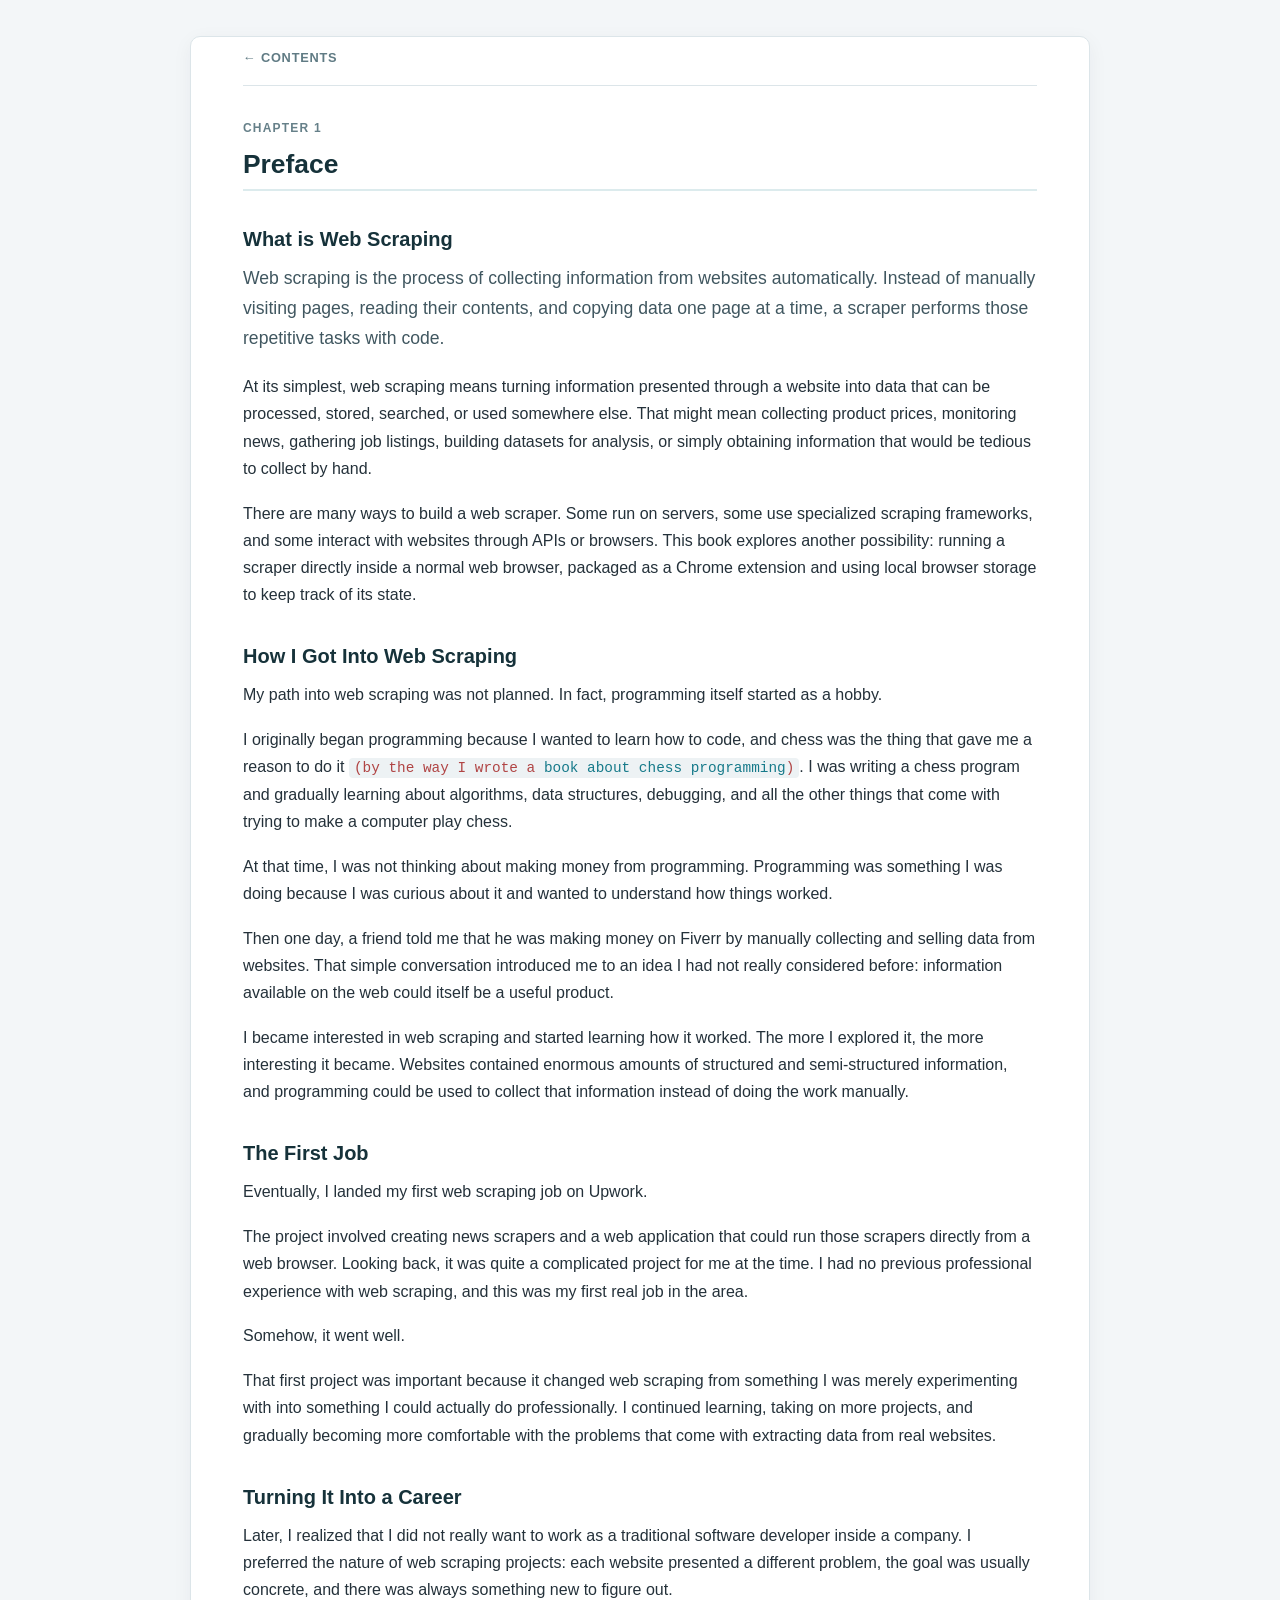
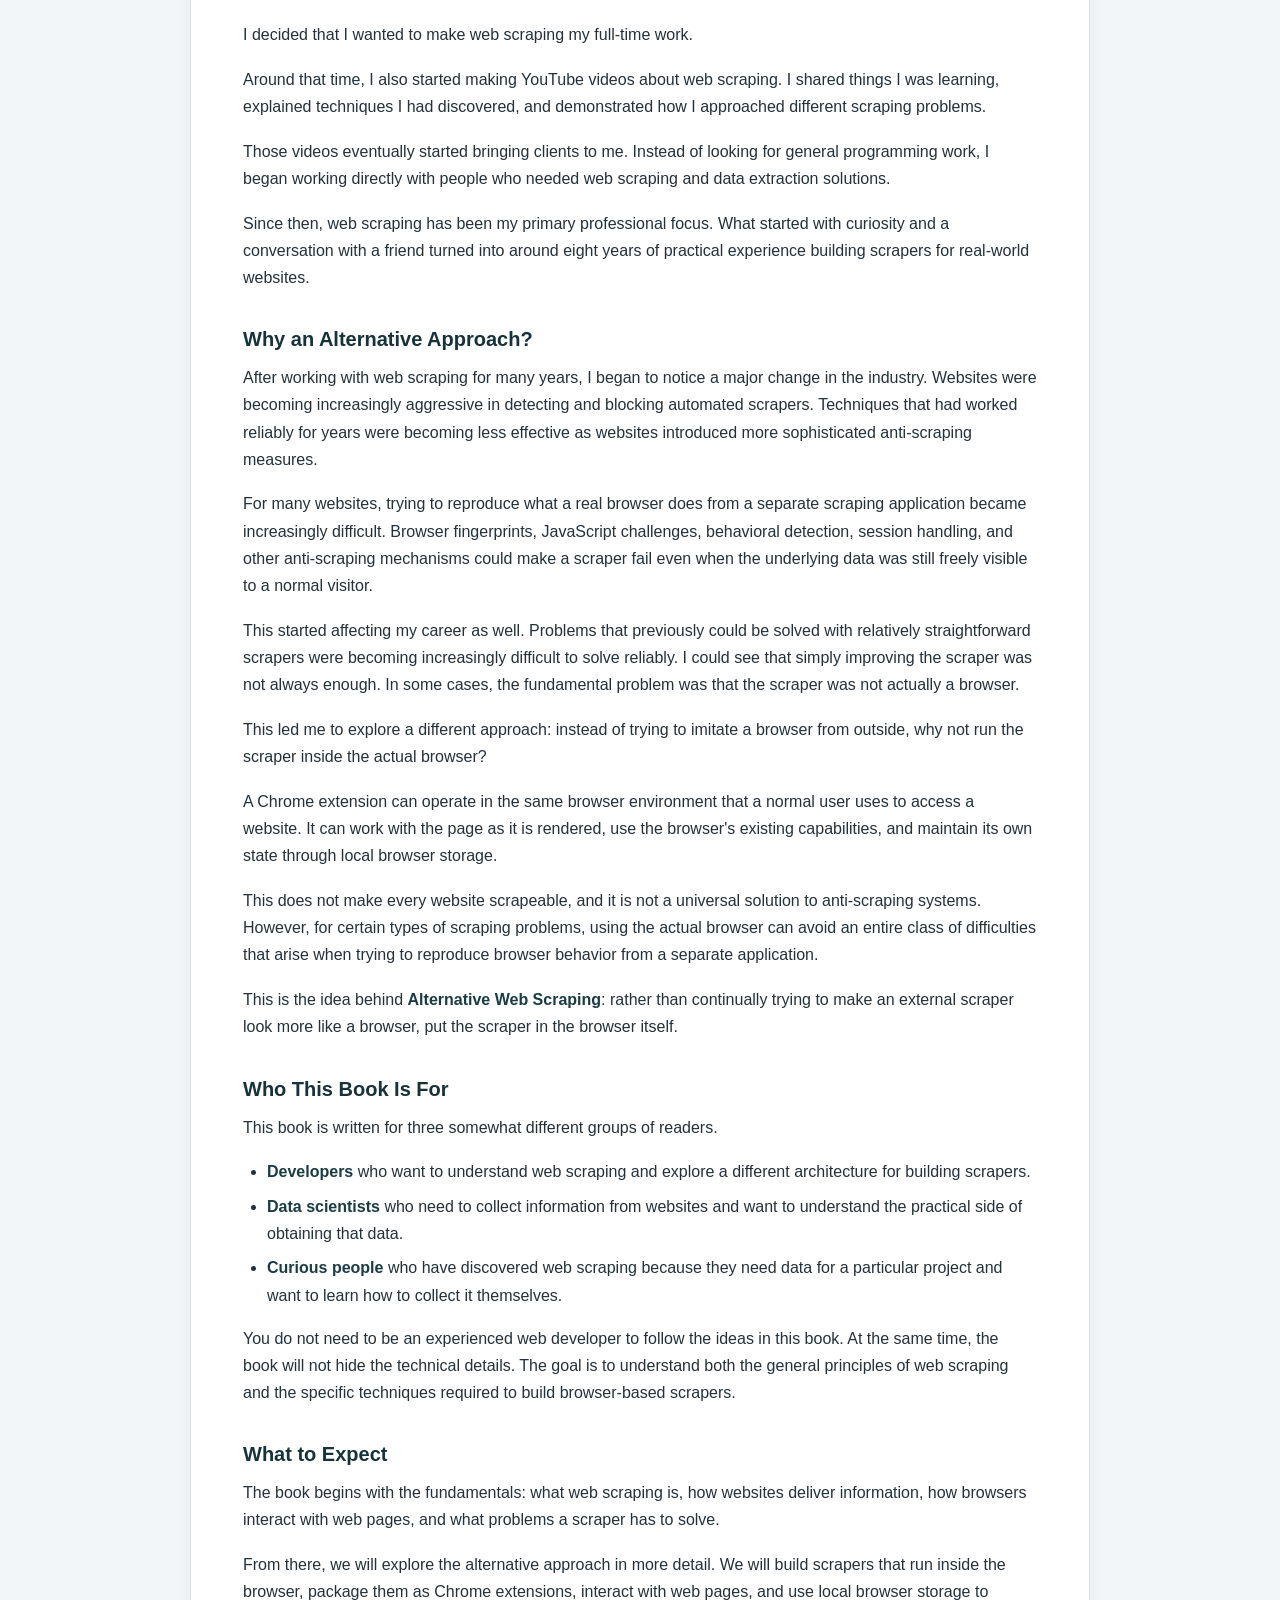
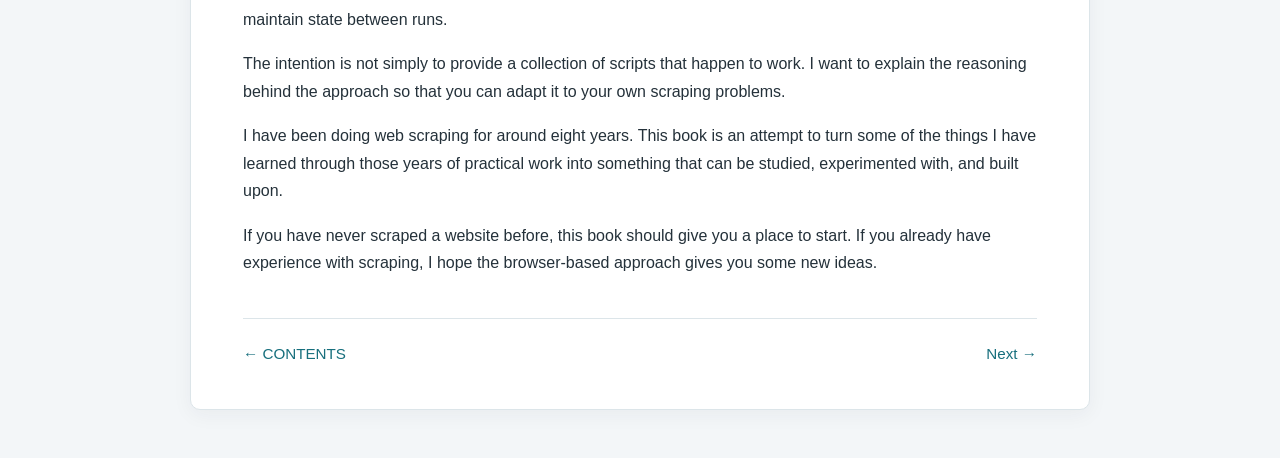
<file: book/preface.html>
<!DOCTYPE html>
<html lang="en">
<head>
    <meta charset="UTF-8">
    <meta name="viewport" content="width=device-width, initial-scale=1.0">
    <title>Preface — AWS</title>
    <link rel="stylesheet" href="../style/style.css">
</head>
<body>
    <main class="book">
        <article class="chapter">
            <nav class="chapter-nav">
                <a href="..\index.html">← Contents</a>
            </nav>
            <div class="chapter-label">Chapter 1</div>
            <h2>Preface</h2>
            <h3>What is Web Scraping</h3>
            <p class="lead">Web scraping is the process of collecting information from websites automatically. Instead of manually visiting pages, reading their contents, and copying data one page at a time, a scraper performs those repetitive tasks with code.</p>
            <p>At its simplest, web scraping means turning information presented through a website into data that can be processed, stored, searched, or used somewhere else. That might mean collecting product prices, monitoring news, gathering job listings, building datasets for analysis, or simply obtaining information that would be tedious to collect by hand.</p>
            <p>There are many ways to build a web scraper. Some run on servers, some use specialized scraping frameworks, and some interact with websites through APIs or browsers. This book explores another possibility: running a scraper directly inside a normal web browser, packaged as a Chrome extension and using local browser storage to keep track of its state.</p>
            <h3>How I Got Into Web Scraping</h3>
            <p>My path into web scraping was not planned. In fact, programming itself started as a hobby.</p>
            <p>I originally began programming because I wanted to learn how to code, and chess was the thing that gave me a reason to do it <code>(by the way I wrote a <a href="https://maksimkorzh.github.io/abc/">book about chess programming</a>)</code>. I was writing a chess program and gradually learning about algorithms, data structures, debugging, and all the other things that come with trying to make a computer play chess.</p>
            <p>At that time, I was not thinking about making money from programming. Programming was something I was doing because I was curious about it and wanted to understand how things worked.</p>
            <p>Then one day, a friend told me that he was making money on Fiverr by manually collecting and selling data from websites. That simple conversation introduced me to an idea I had not really considered before: information available on the web could itself be a useful product.</p>
            <p>I became interested in web scraping and started learning how it worked. The more I explored it, the more interesting it became. Websites contained enormous amounts of structured and semi-structured information, and programming could be used to collect that information instead of doing the work manually.</p>
            <h3>The First Job</h3>
            <p>Eventually, I landed my first web scraping job on Upwork.</p>
            <p>The project involved creating news scrapers and a web application that could run those scrapers directly from a web browser. Looking back, it was quite a complicated project for me at the time. I had no previous professional experience with web scraping, and this was my first real job in the area.</p>
            <p>Somehow, it went well.</p>
            <p>That first project was important because it changed web scraping from something I was merely experimenting with into something I could actually do professionally. I continued learning, taking on more projects, and gradually becoming more comfortable with the problems that come with extracting data from real websites.</p>
            <h3>Turning It Into a Career</h3>
            <p>Later, I realized that I did not really want to work as a traditional software developer inside a company. I preferred the nature of web scraping projects: each website presented a different problem, the goal was usually concrete, and there was always something new to figure out.</p>
            <p>I decided that I wanted to make web scraping my full-time work.</p>
            <p>Around that time, I also started making YouTube videos about web scraping. I shared things I was learning, explained techniques I had discovered, and demonstrated how I approached different scraping problems.</p>
            <p>Those videos eventually started bringing clients to me. Instead of looking for general programming work, I began working directly with people who needed web scraping and data extraction solutions.</p>
            <p>Since then, web scraping has been my primary professional focus. What started with curiosity and a conversation with a friend turned into around eight years of practical experience building scrapers for real-world websites.</p>
            <h3>Why an Alternative Approach?</h3>
            <p>After working with web scraping for many years, I began to notice a major change in the industry. Websites were becoming increasingly aggressive in detecting and blocking automated scrapers. Techniques that had worked reliably for years were becoming less effective as websites introduced more sophisticated anti-scraping measures.</p>
            <p>For many websites, trying to reproduce what a real browser does from a separate scraping application became increasingly difficult. Browser fingerprints, JavaScript challenges, behavioral detection, session handling, and other anti-scraping mechanisms could make a scraper fail even when the underlying data was still freely visible to a normal visitor.</p>
            <p>This started affecting my career as well. Problems that previously could be solved with relatively straightforward scrapers were becoming increasingly difficult to solve reliably. I could see that simply improving the scraper was not always enough. In some cases, the fundamental problem was that the scraper was not actually a browser.</p>
            <p>This led me to explore a different approach: instead of trying to imitate a browser from outside, why not run the scraper inside the actual browser?</p>
            <p>A Chrome extension can operate in the same browser environment that a normal user uses to access a website. It can work with the page as it is rendered, use the browser's existing capabilities, and maintain its own state through local browser storage.</p>
            <p>This does not make every website scrapeable, and it is not a universal solution to anti-scraping systems. However, for certain types of scraping problems, using the actual browser can avoid an entire class of difficulties that arise when trying to reproduce browser behavior from a separate application.</p>
            <p>This is the idea behind <strong>Alternative Web Scraping</strong>: rather than continually trying to make an external scraper look more like a browser, put the scraper in the browser itself.</p>
            <h3>Who This Book Is For</h3>
            <p>This book is written for three somewhat different groups of readers.</p>
            <ul>
                <li><strong>Developers</strong> who want to understand web scraping and explore a different architecture for building scrapers.</li>
                <li><strong>Data scientists</strong> who need to collect information from websites and want to understand the practical side of obtaining that data.</li>
                <li><strong>Curious people</strong> who have discovered web scraping because they need data for a particular project and want to learn how to collect it themselves.</li>
            </ul>
            <p>You do not need to be an experienced web developer to follow the ideas in this book. At the same time, the book will not hide the technical details. The goal is to understand both the general principles of web scraping and the specific techniques required to build browser-based scrapers.</p>
            <h3>What to Expect</h3>
            <p>The book begins with the fundamentals: what web scraping is, how websites deliver information, how browsers interact with web pages, and what problems a scraper has to solve.</p>
            <p>From there, we will explore the alternative approach in more detail. We will build scrapers that run inside the browser, package them as Chrome extensions, interact with web pages, and use local browser storage to maintain state between runs.</p>
            <p>The intention is not simply to provide a collection of scripts that happen to work. I want to explain the reasoning behind the approach so that you can adapt it to your own scraping problems.</p>
            <p>I have been doing web scraping for around eight years. This book is an attempt to turn some of the things I have learned through those years of practical work into something that can be studied, experimented with, and built upon.</p>
            <p>If you have never scraped a website before, this book should give you a place to start. If you already have experience with scraping, I hope the browser-based approach gives you some new ideas.</p>
            <nav class="chapter-nav-bottom">
                <a href="../index.html">← CONTENTS</a>
                <a href="data.html" class="next">Next →</a>
            </nav>
        </article>
    </main>
</body>
</html>
</file>
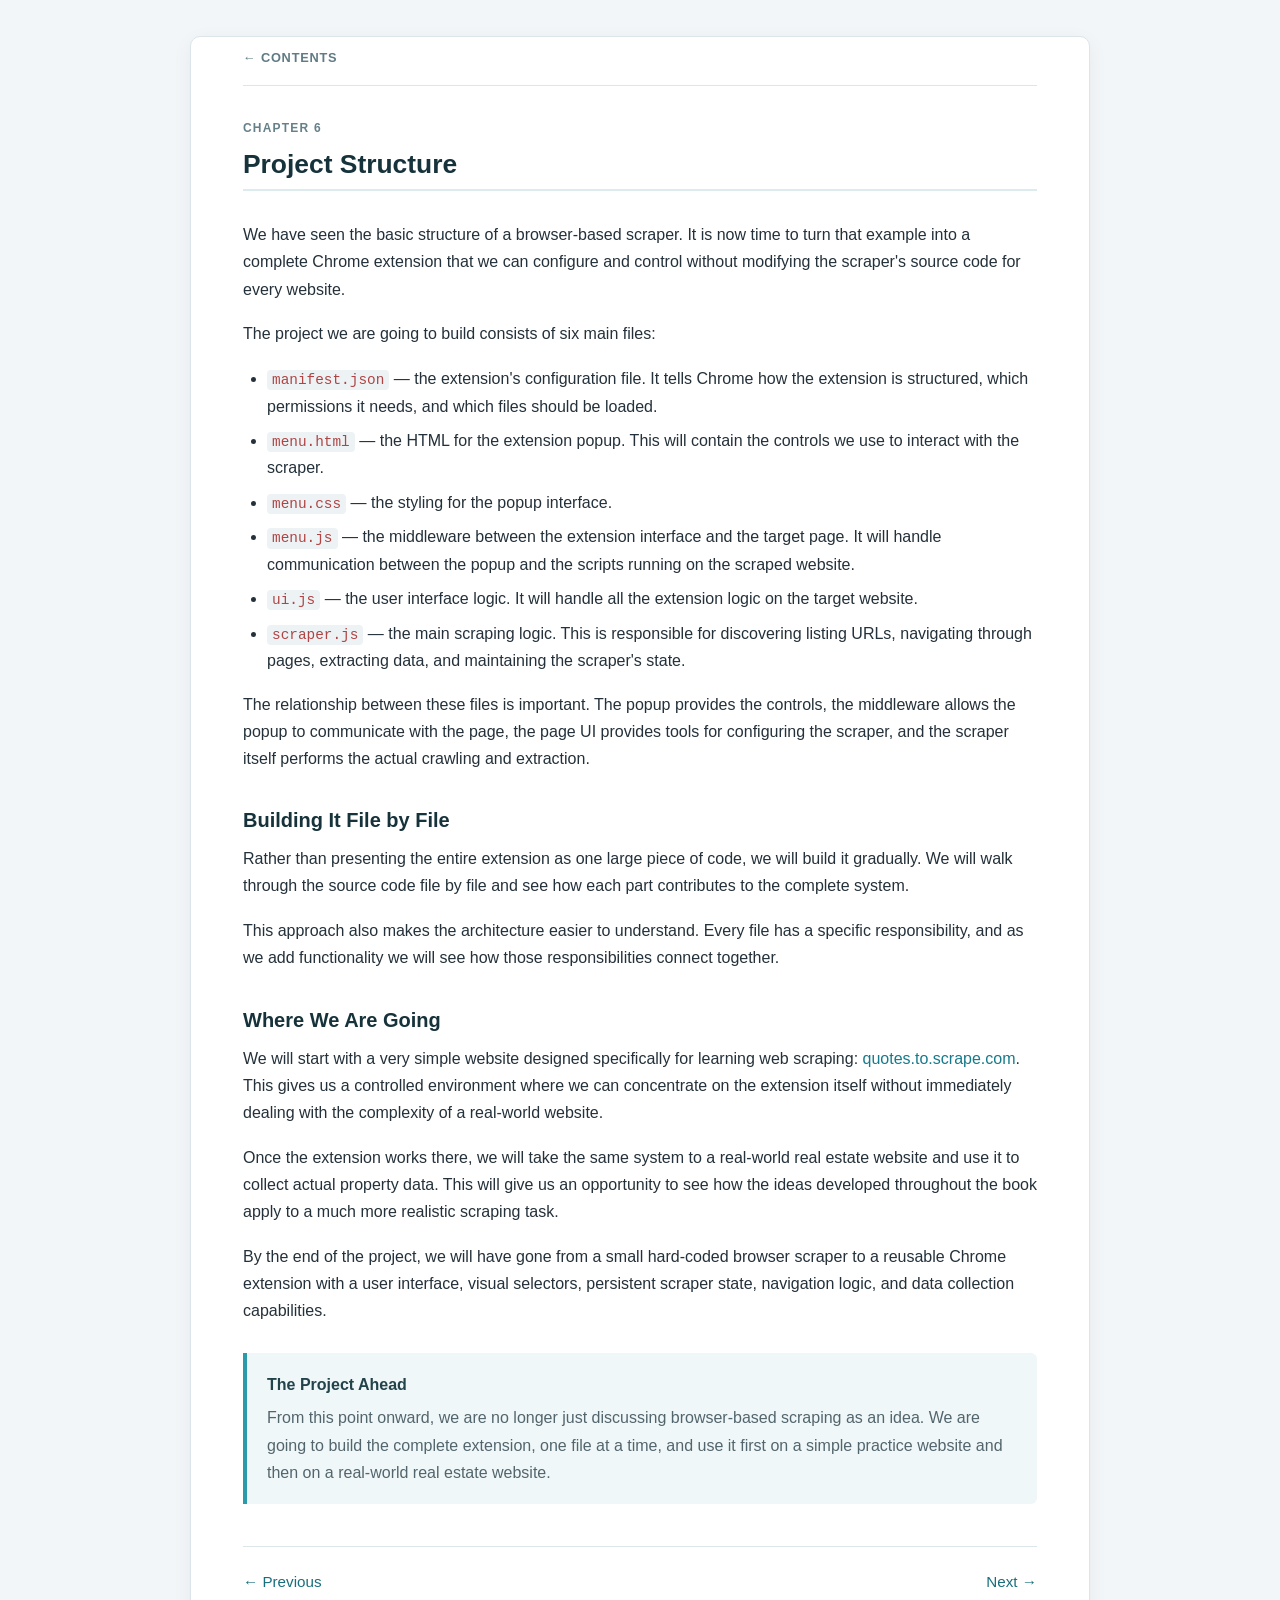
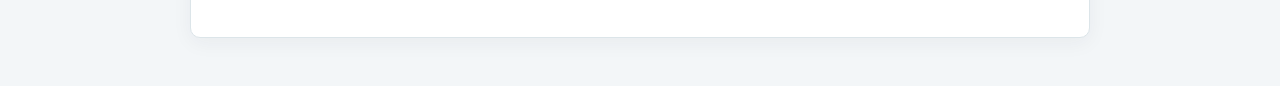
<file: book/project.html>
<!DOCTYPE html>
<html lang="en">
<head>
    <meta charset="UTF-8">
    <meta name="viewport" content="width=device-width, initial-scale=1.0">
    <title>Project Structure — AWS</title>
    <link rel="stylesheet" href="../style/style.css">
</head>
<body>
    <main class="book">
        <article class="chapter">
            <nav class="chapter-nav">
                <a href="../index.html">← Contents</a>
            </nav>
            <div class="chapter-label">Chapter 6</div>
            <h2>Project Structure</h2>
            <p>We have seen the basic structure of a browser-based scraper. It is now time to turn that example into a complete Chrome extension that we can configure and control without modifying the scraper's source code for every website.</p>
            <p>The project we are going to build consists of six main files:</p>
            <ul>
                <li><code>manifest.json</code> — the extension's configuration file. It tells Chrome how the extension is structured, which permissions it needs, and which files should be loaded.</li>
                <li><code>menu.html</code> — the HTML for the extension popup. This will contain the controls we use to interact with the scraper.</li>
                <li><code>menu.css</code> — the styling for the popup interface.</li>
                <li><code>menu.js</code> — the middleware between the extension interface and the target page. It will handle communication between the popup and the scripts running on the scraped website.</li>
                <li><code>ui.js</code> — the user interface logic. It will handle all the extension logic on the target website.</li>
                <li><code>scraper.js</code> — the main scraping logic. This is responsible for discovering listing URLs, navigating through pages, extracting data, and maintaining the scraper's state.</li>
            </ul>
            <p>The relationship between these files is important. The popup provides the controls, the middleware allows the popup to communicate with the page, the page UI provides tools for configuring the scraper, and the scraper itself performs the actual crawling and extraction.</p>
            <h3>Building It File by File</h3>
            <p>Rather than presenting the entire extension as one large piece of code, we will build it gradually. We will walk through the source code file by file and see how each part contributes to the complete system.</p>
            <p>This approach also makes the architecture easier to understand. Every file has a specific responsibility, and as we add functionality we will see how those responsibilities connect together.</p>
            <h3>Where We Are Going</h3>
            <p>We will start with a very simple website designed specifically for learning web scraping: <a href="https://quotes.toscrape.com">quotes.to.scrape.com</a>. This gives us a controlled environment where we can concentrate on the extension itself without immediately dealing with the complexity of a real-world website.</p>
            <p>Once the extension works there, we will take the same system to a real-world real estate website and use it to collect actual property data. This will give us an opportunity to see how the ideas developed throughout the book apply to a much more realistic scraping task.</p>
            <p>By the end of the project, we will have gone from a small hard-coded browser scraper to a reusable Chrome extension with a user interface, visual selectors, persistent scraper state, navigation logic, and data collection capabilities.</p>
            <div class="note">
                <div class="note-title">The Project Ahead</div>
                <p>From this point onward, we are no longer just discussing browser-based scraping as an idea. We are going to build the complete extension, one file at a time, and use it first on a simple practice website and then on a real-world real estate website.</p>
            </div>
            <nav class="chapter-nav-bottom">
                <a href="example.html">← Previous</a>
                <a href="helpers.html" class="next">Next →</a>
            </nav>
        </article>
    </main>
</body>
</html>
</file>
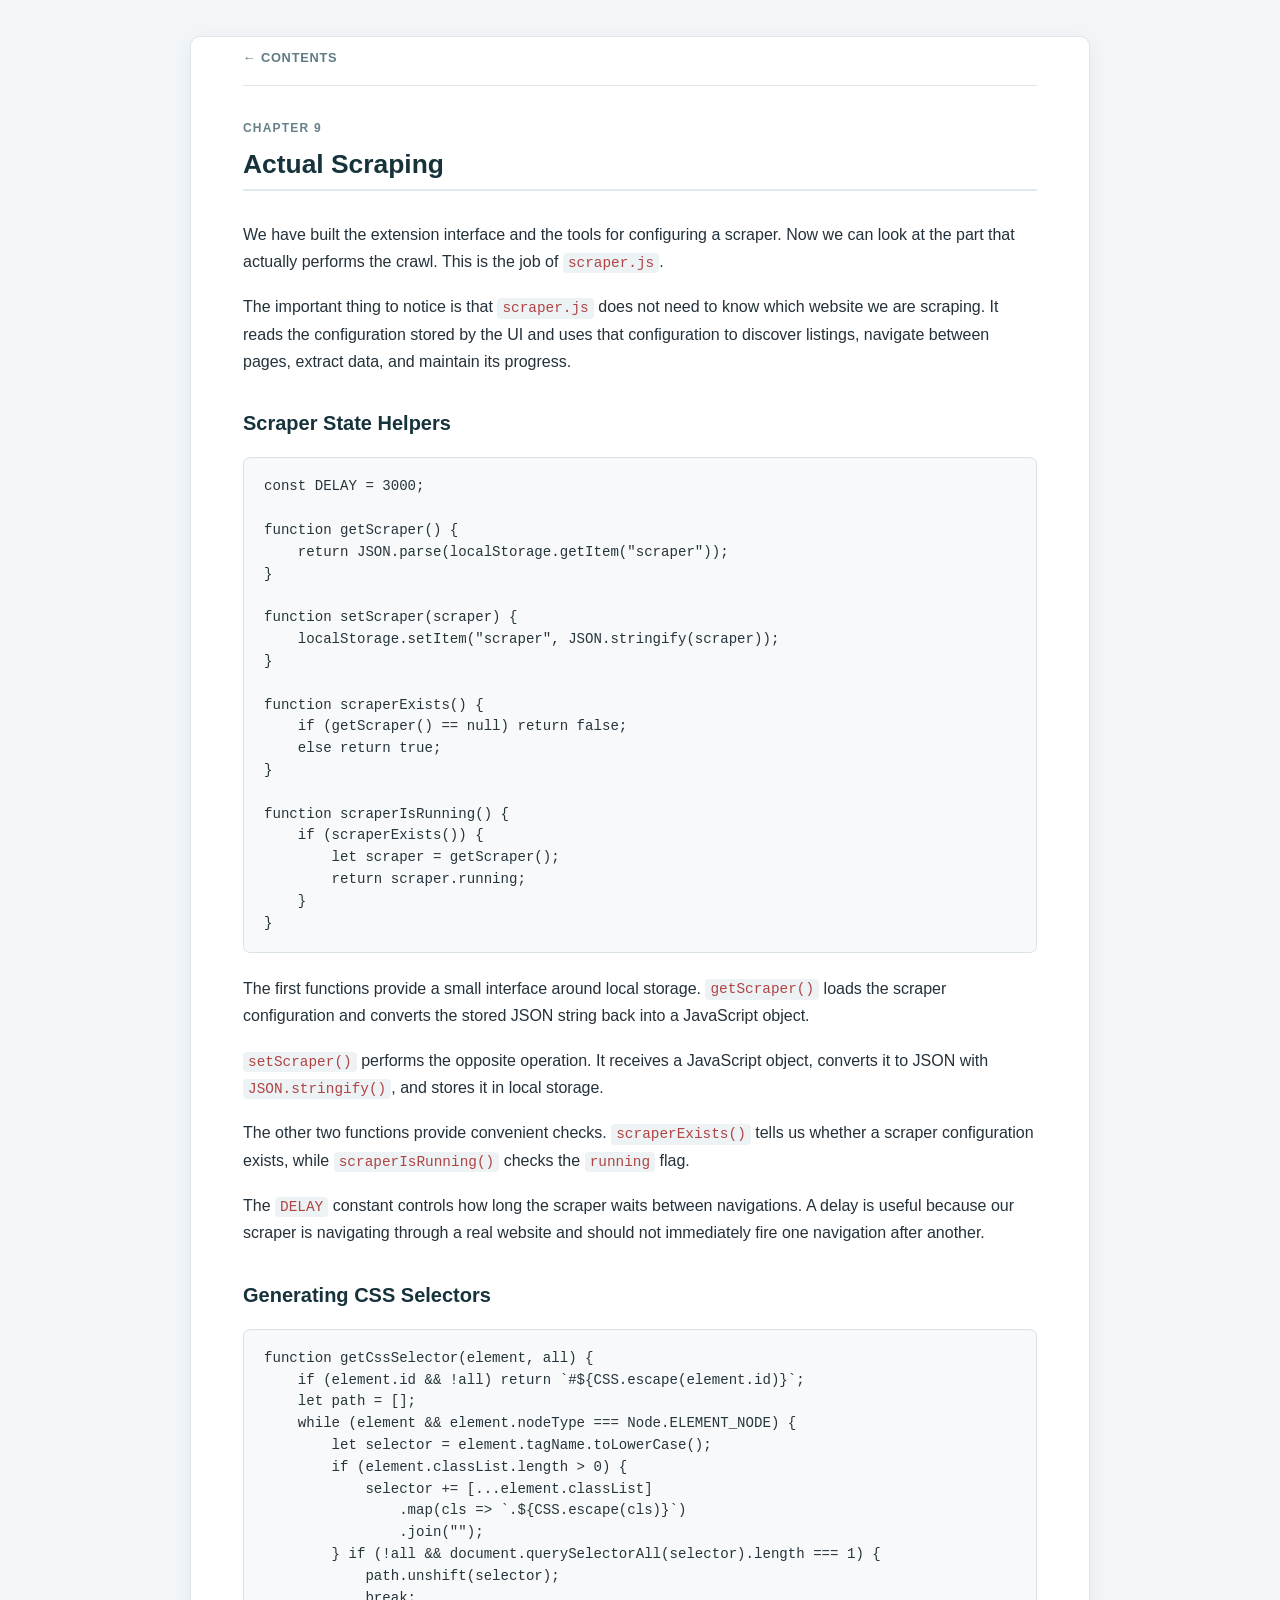
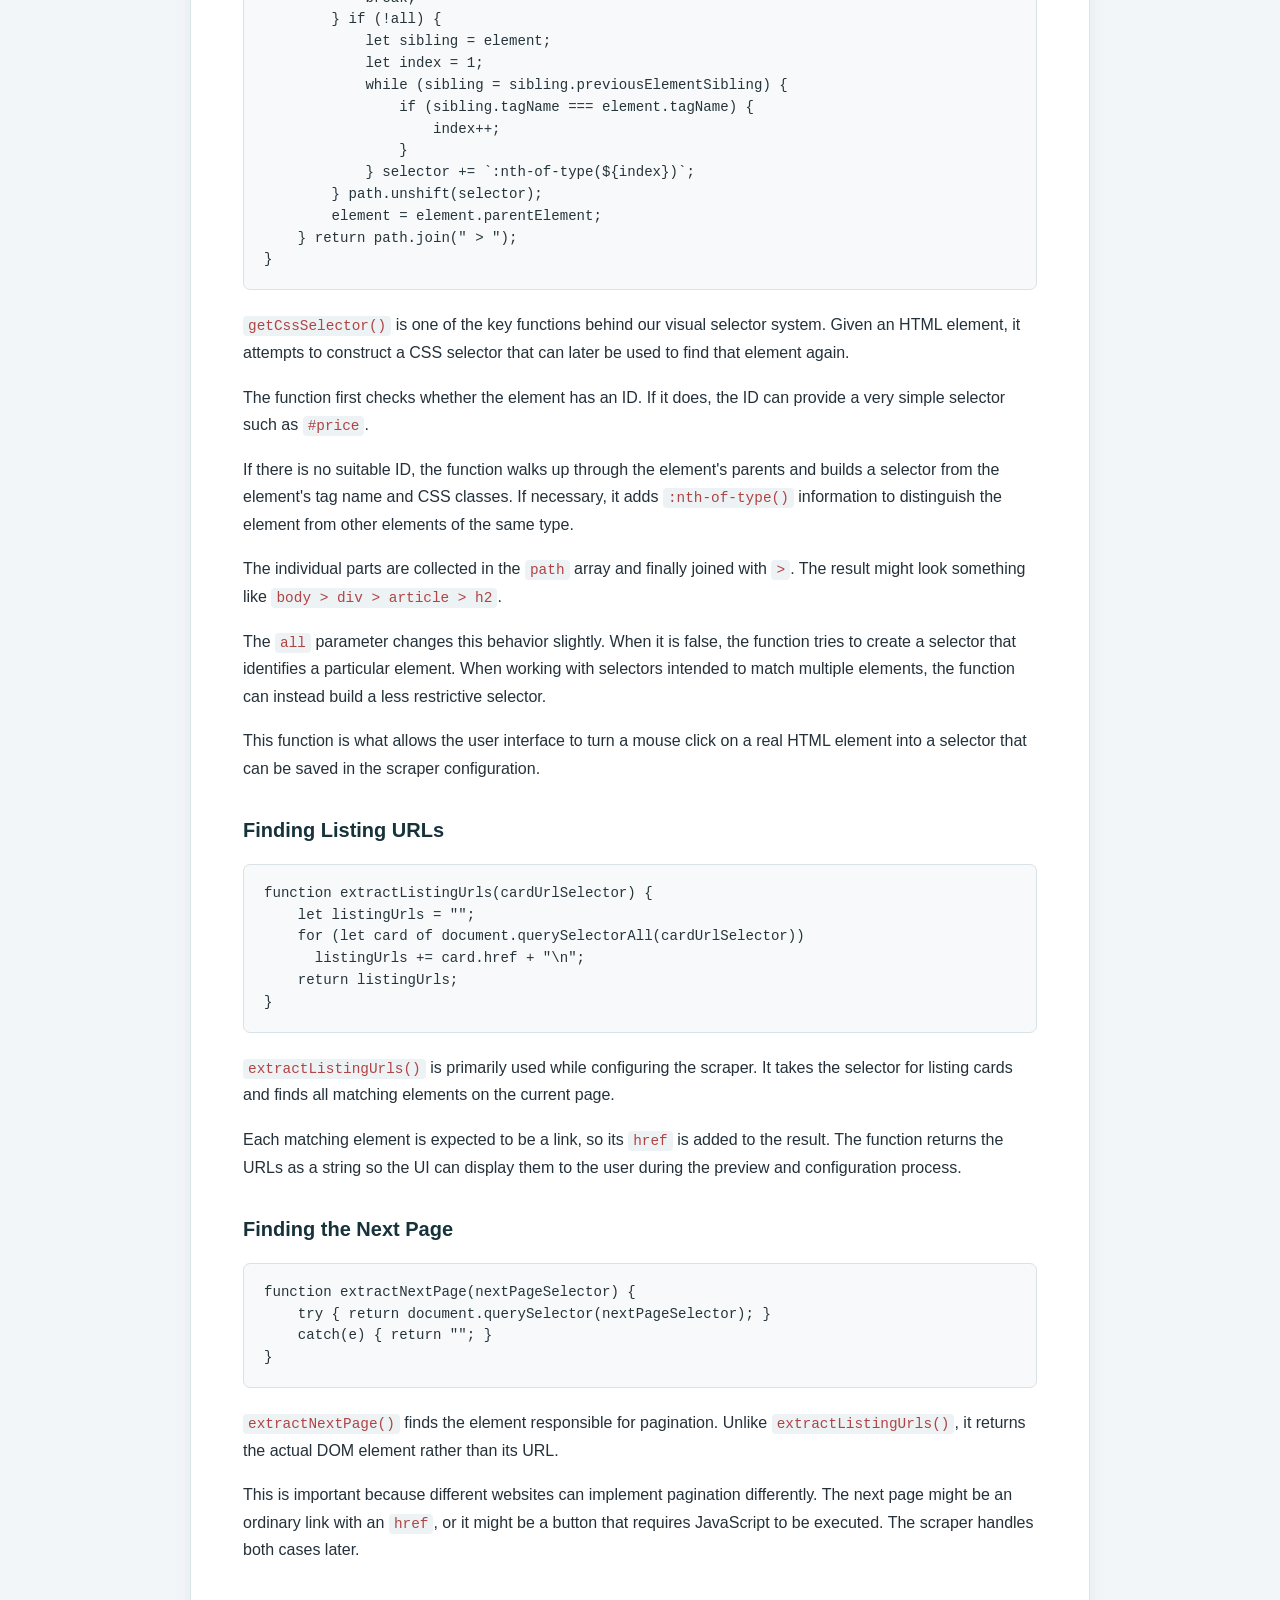
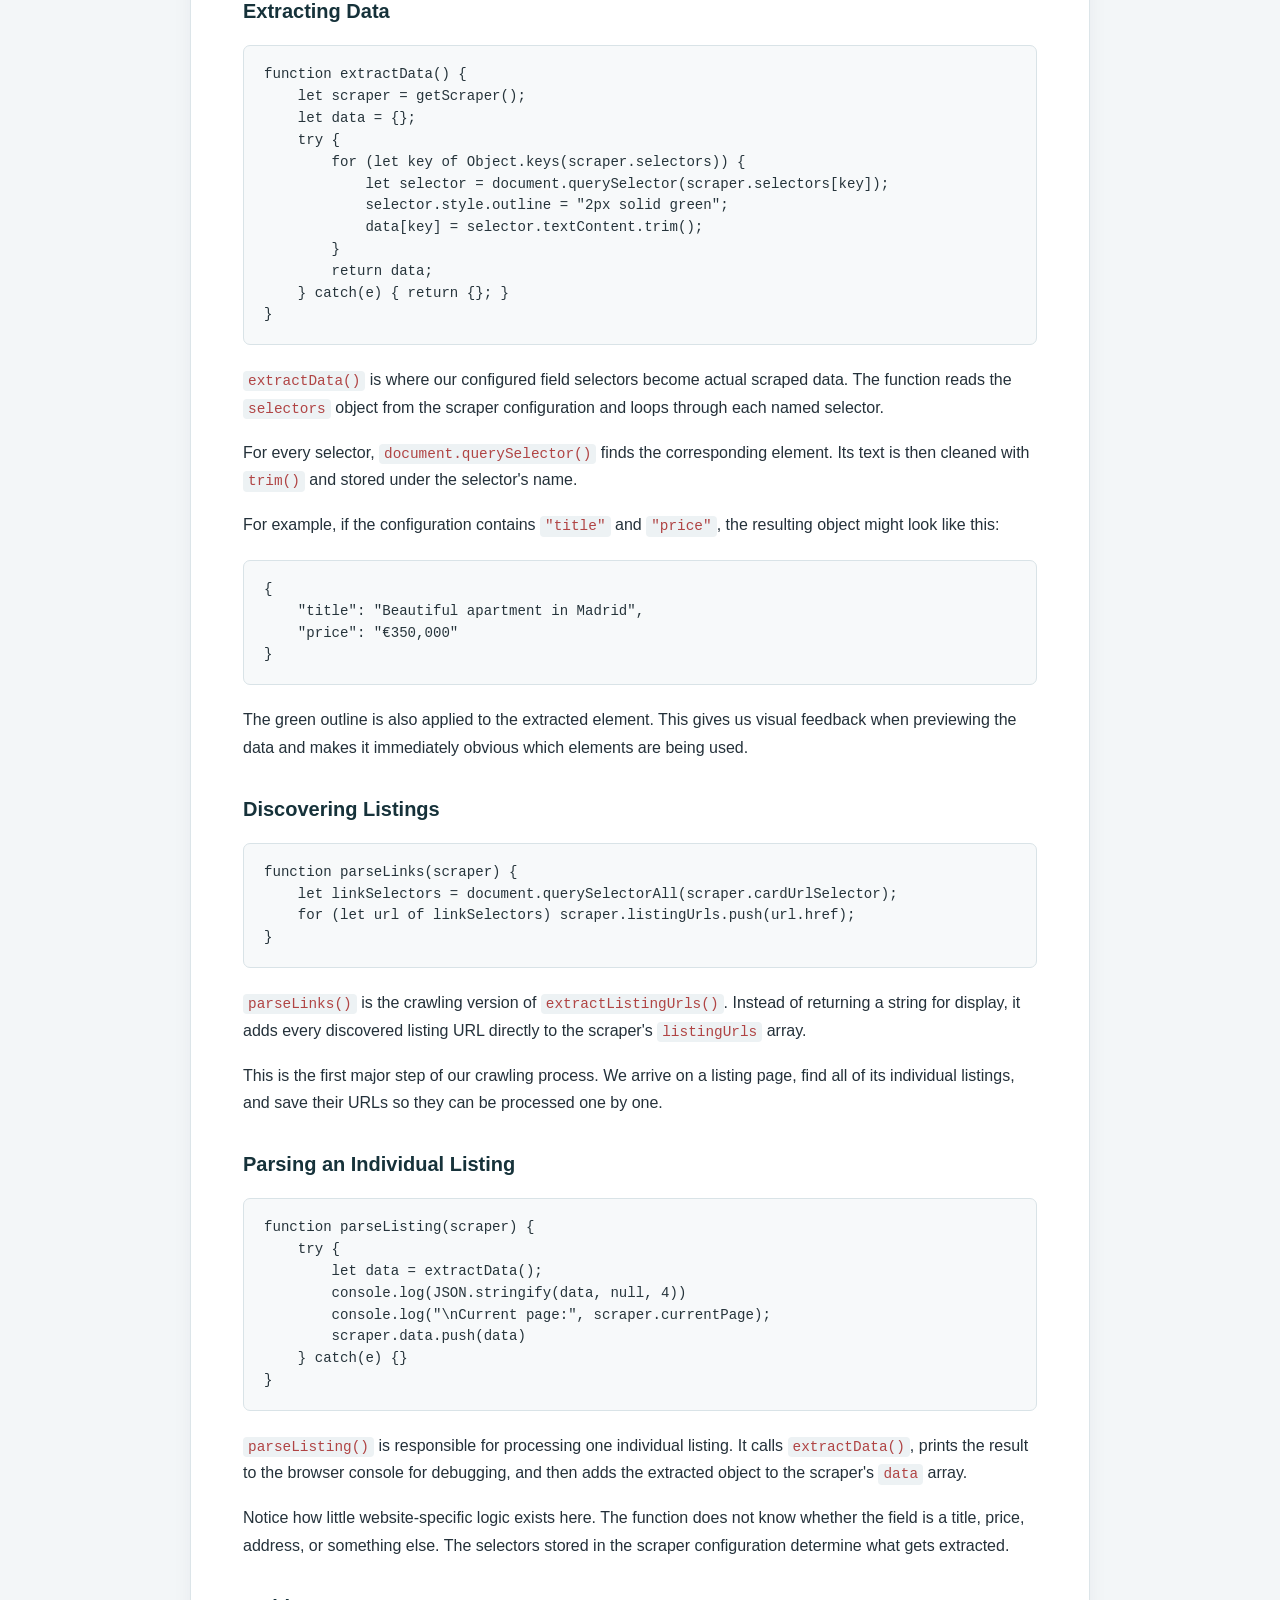
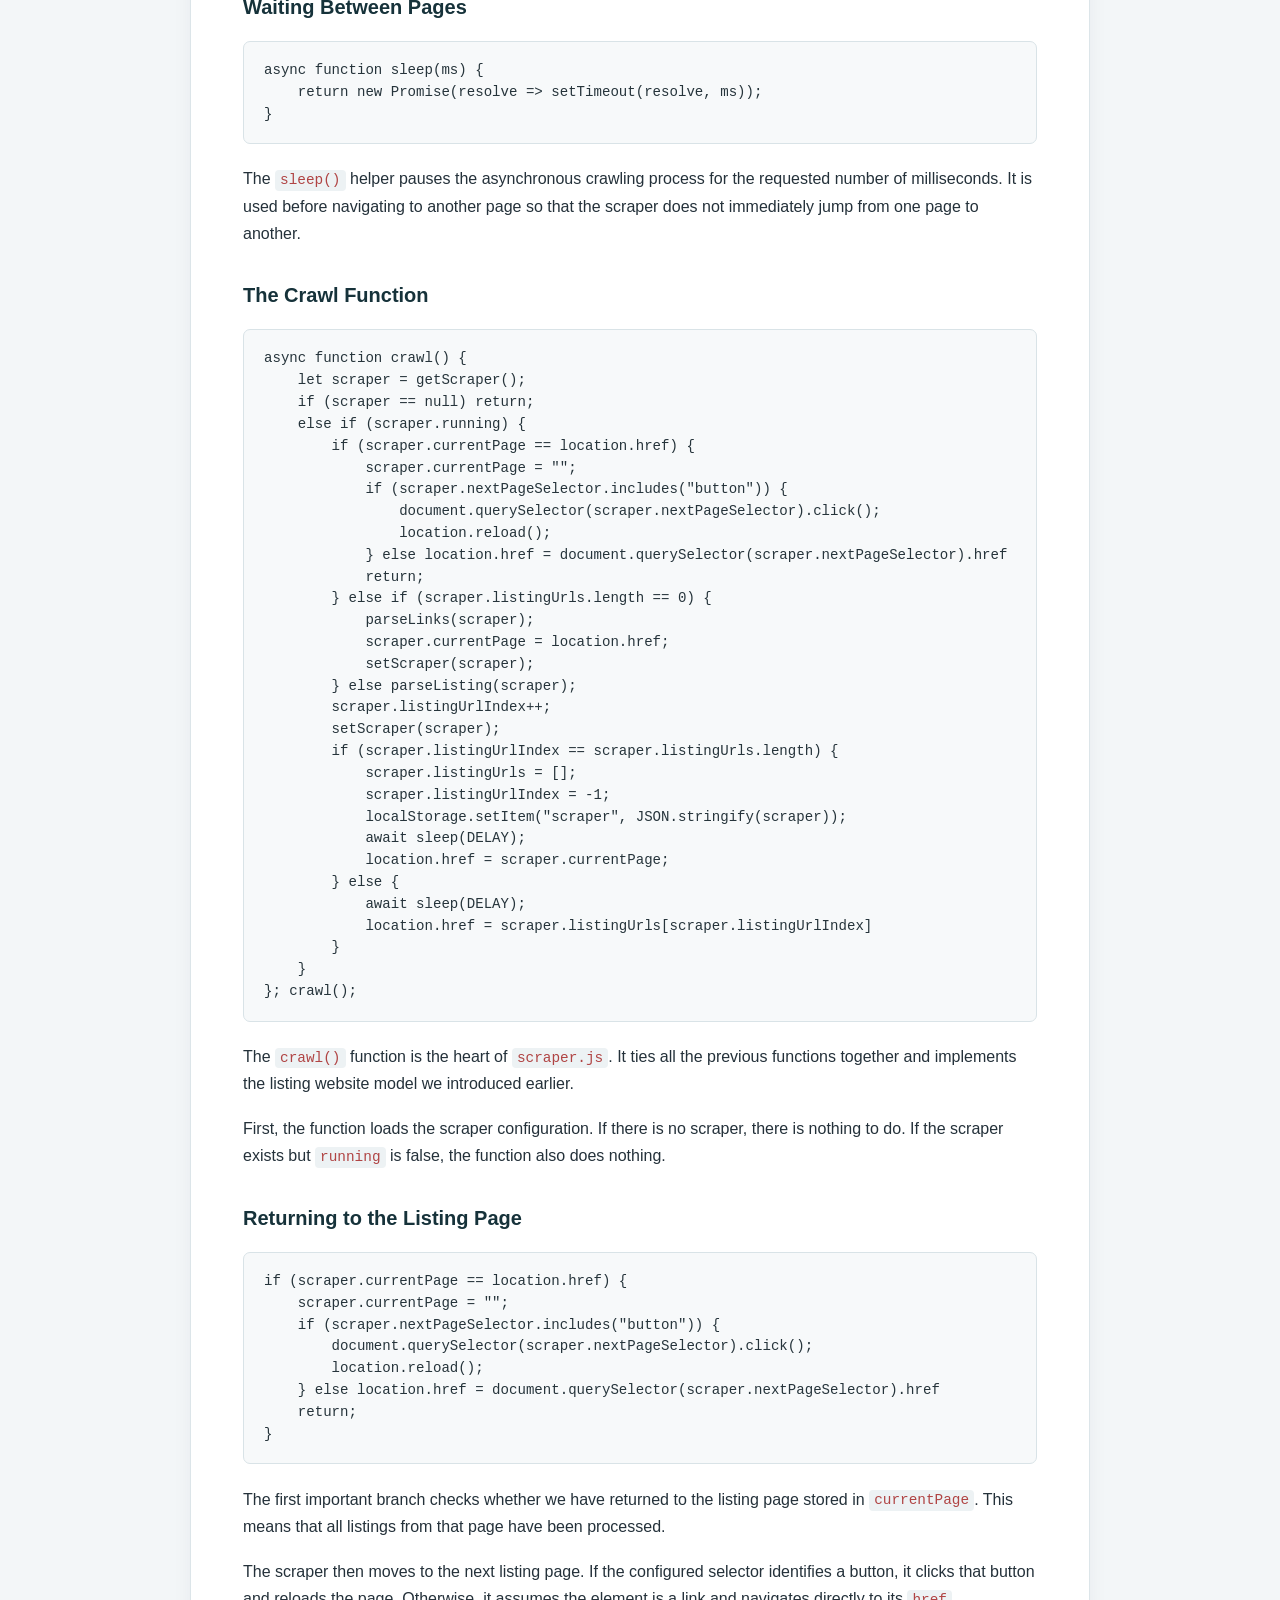
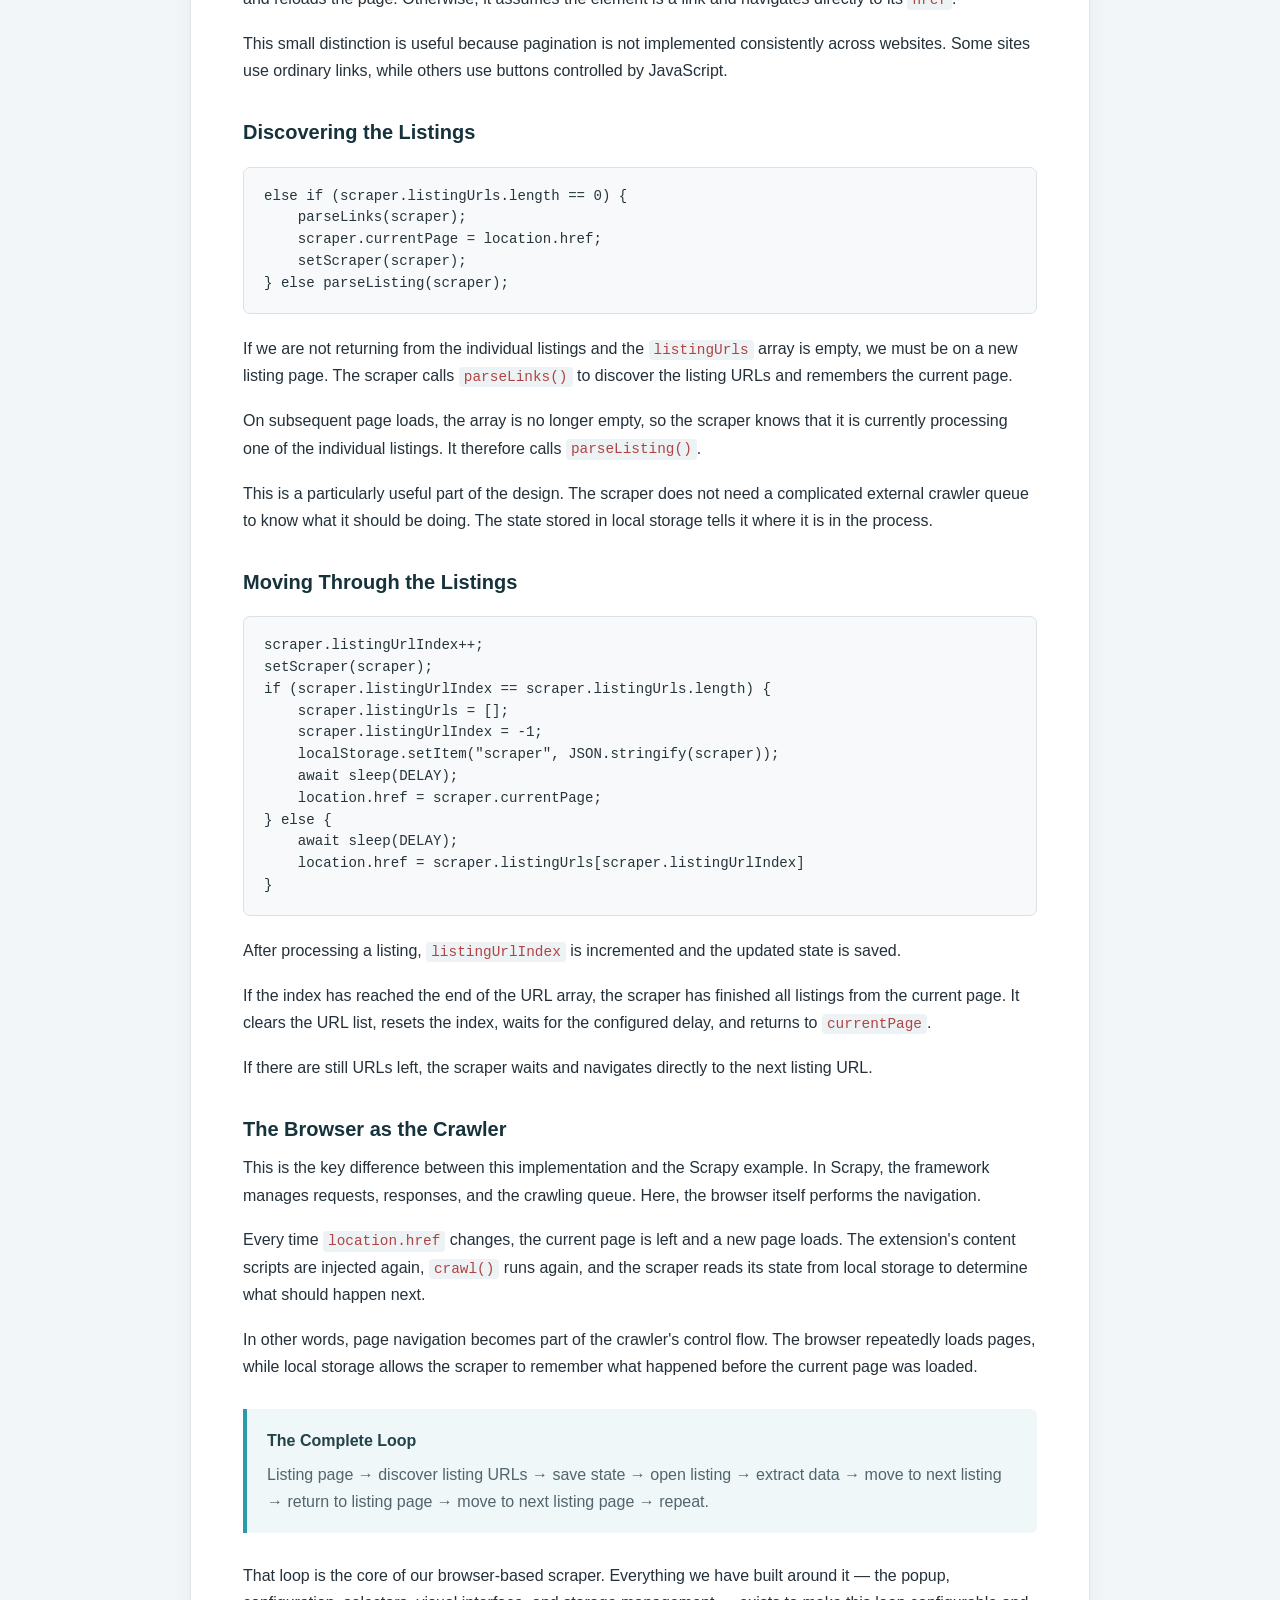
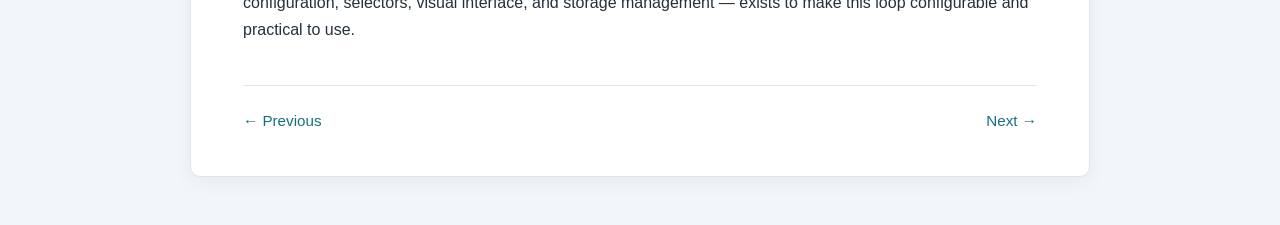
<file: book/scraping.html>
<!DOCTYPE html>
<html lang="en">
<head>
    <meta charset="UTF-8">
    <meta name="viewport" content="width=device-width, initial-scale=1.0">
    <title>Actual Scraping — AWS</title>
    <link rel="stylesheet" href="../style/style.css">
</head>
<body>
    <main class="book">
        <article class="chapter">
            <nav class="chapter-nav">
                <a href="../index.html">← Contents</a>
            </nav>
            <div class="chapter-label">Chapter 9</div>
            <h2>Actual Scraping</h2>
            <p>We have built the extension interface and the tools for configuring a scraper. Now we can look at the part that actually performs the crawl. This is the job of <code>scraper.js</code>.</p>
            <p>The important thing to notice is that <code>scraper.js</code> does not need to know which website we are scraping. It reads the configuration stored by the UI and uses that configuration to discover listings, navigate between pages, extract data, and maintain its progress.</p>
            <h3>Scraper State Helpers</h3>
            <pre><code>const DELAY = 3000;

function getScraper() {
    return JSON.parse(localStorage.getItem("scraper"));
}

function setScraper(scraper) {
    localStorage.setItem("scraper", JSON.stringify(scraper));
}

function scraperExists() {
    if (getScraper() == null) return false;
    else return true;
}

function scraperIsRunning() {
    if (scraperExists()) {
        let scraper = getScraper();
        return scraper.running;
    }
}</code></pre>
            <p>The first functions provide a small interface around local storage. <code>getScraper()</code> loads the scraper configuration and converts the stored JSON string back into a JavaScript object.</p>
            <p><code>setScraper()</code> performs the opposite operation. It receives a JavaScript object, converts it to JSON with <code>JSON.stringify()</code>, and stores it in local storage.</p>
            <p>The other two functions provide convenient checks. <code>scraperExists()</code> tells us whether a scraper configuration exists, while <code>scraperIsRunning()</code> checks the <code>running</code> flag.</p>
            <p>The <code>DELAY</code> constant controls how long the scraper waits between navigations. A delay is useful because our scraper is navigating through a real website and should not immediately fire one navigation after another.</p>
            <h3>Generating CSS Selectors</h3>
            <pre><code>function getCssSelector(element, all) {
    if (element.id && !all) return `#${CSS.escape(element.id)}`;
    let path = [];
    while (element && element.nodeType === Node.ELEMENT_NODE) {
        let selector = element.tagName.toLowerCase();
        if (element.classList.length &gt; 0) {
            selector += [...element.classList]
                .map(cls =&gt; `.${CSS.escape(cls)}`)
                .join("");
        } if (!all &amp;&amp; document.querySelectorAll(selector).length === 1) {
            path.unshift(selector);
            break;
        } if (!all) {
            let sibling = element;
            let index = 1;
            while (sibling = sibling.previousElementSibling) {
                if (sibling.tagName === element.tagName) {
                    index++;
                }
            } selector += `:nth-of-type(${index})`;
        } path.unshift(selector);
        element = element.parentElement;
    } return path.join(" &gt; ");
}</code></pre>
            <p><code>getCssSelector()</code> is one of the key functions behind our visual selector system. Given an HTML element, it attempts to construct a CSS selector that can later be used to find that element again.</p>
            <p>The function first checks whether the element has an ID. If it does, the ID can provide a very simple selector such as <code>#price</code>.</p>
            <p>If there is no suitable ID, the function walks up through the element's parents and builds a selector from the element's tag name and CSS classes. If necessary, it adds <code>:nth-of-type()</code> information to distinguish the element from other elements of the same type.</p>
            <p>The individual parts are collected in the <code>path</code> array and finally joined with <code>&gt;</code>. The result might look something like <code>body &gt; div &gt; article &gt; h2</code>.</p>
            <p>The <code>all</code> parameter changes this behavior slightly. When it is false, the function tries to create a selector that identifies a particular element. When working with selectors intended to match multiple elements, the function can instead build a less restrictive selector.</p>
            <p>This function is what allows the user interface to turn a mouse click on a real HTML element into a selector that can be saved in the scraper configuration.</p>
            <h3>Finding Listing URLs</h3>
            <pre><code>function extractListingUrls(cardUrlSelector) {
    let listingUrls = "";
    for (let card of document.querySelectorAll(cardUrlSelector))
      listingUrls += card.href + "\n";
    return listingUrls;
}</code></pre>
            <p><code>extractListingUrls()</code> is primarily used while configuring the scraper. It takes the selector for listing cards and finds all matching elements on the current page.</p>
            <p>Each matching element is expected to be a link, so its <code>href</code> is added to the result. The function returns the URLs as a string so the UI can display them to the user during the preview and configuration process.</p>
            <h3>Finding the Next Page</h3>
            <pre><code>function extractNextPage(nextPageSelector) {
    try { return document.querySelector(nextPageSelector); }
    catch(e) { return ""; }
}</code></pre>
            <p><code>extractNextPage()</code> finds the element responsible for pagination. Unlike <code>extractListingUrls()</code>, it returns the actual DOM element rather than its URL.</p>
            <p>This is important because different websites can implement pagination differently. The next page might be an ordinary link with an <code>href</code>, or it might be a button that requires JavaScript to be executed. The scraper handles both cases later.</p>
            <h3>Extracting Data</h3>
            <pre><code>function extractData() {
    let scraper = getScraper();
    let data = {};
    try {
        for (let key of Object.keys(scraper.selectors)) {
            let selector = document.querySelector(scraper.selectors[key]);
            selector.style.outline = "2px solid green";
            data[key] = selector.textContent.trim();
        }
        return data;
    } catch(e) { return {}; }
}</code></pre>
            <p><code>extractData()</code> is where our configured field selectors become actual scraped data. The function reads the <code>selectors</code> object from the scraper configuration and loops through each named selector.</p>
            <p>For every selector, <code>document.querySelector()</code> finds the corresponding element. Its text is then cleaned with <code>trim()</code> and stored under the selector's name.</p>
            <p>For example, if the configuration contains <code>"title"</code> and <code>"price"</code>, the resulting object might look like this:</p>
            <pre><code>{
    "title": "Beautiful apartment in Madrid",
    "price": "€350,000"
}</code></pre>
            <p>The green outline is also applied to the extracted element. This gives us visual feedback when previewing the data and makes it immediately obvious which elements are being used.</p>
            <h3>Discovering Listings</h3>
            <pre><code>function parseLinks(scraper) {
    let linkSelectors = document.querySelectorAll(scraper.cardUrlSelector);
    for (let url of linkSelectors) scraper.listingUrls.push(url.href);
}</code></pre>
            <p><code>parseLinks()</code> is the crawling version of <code>extractListingUrls()</code>. Instead of returning a string for display, it adds every discovered listing URL directly to the scraper's <code>listingUrls</code> array.</p>
            <p>This is the first major step of our crawling process. We arrive on a listing page, find all of its individual listings, and save their URLs so they can be processed one by one.</p>
            <h3>Parsing an Individual Listing</h3>
            <pre><code>function parseListing(scraper) {
    try {
        let data = extractData();
        console.log(JSON.stringify(data, null, 4))
        console.log("\nCurrent page:", scraper.currentPage);
        scraper.data.push(data)
    } catch(e) {}
}</code></pre>
            <p><code>parseListing()</code> is responsible for processing one individual listing. It calls <code>extractData()</code>, prints the result to the browser console for debugging, and then adds the extracted object to the scraper's <code>data</code> array.</p>
            <p>Notice how little website-specific logic exists here. The function does not know whether the field is a title, price, address, or something else. The selectors stored in the scraper configuration determine what gets extracted.</p>
            <h3>Waiting Between Pages</h3>
            <pre><code>async function sleep(ms) {
    return new Promise(resolve =&gt; setTimeout(resolve, ms));
}</code></pre>
            <p>The <code>sleep()</code> helper pauses the asynchronous crawling process for the requested number of milliseconds. It is used before navigating to another page so that the scraper does not immediately jump from one page to another.</p>
            <h3>The Crawl Function</h3>
            <pre><code>async function crawl() {
    let scraper = getScraper();
    if (scraper == null) return;
    else if (scraper.running) {
        if (scraper.currentPage == location.href) {
            scraper.currentPage = "";
            if (scraper.nextPageSelector.includes("button")) {
                document.querySelector(scraper.nextPageSelector).click();
                location.reload();
            } else location.href = document.querySelector(scraper.nextPageSelector).href
            return;
        } else if (scraper.listingUrls.length == 0) {
            parseLinks(scraper);
            scraper.currentPage = location.href;
            setScraper(scraper);
        } else parseListing(scraper);
        scraper.listingUrlIndex++;
        setScraper(scraper);
        if (scraper.listingUrlIndex == scraper.listingUrls.length) {
            scraper.listingUrls = [];
            scraper.listingUrlIndex = -1;
            localStorage.setItem("scraper", JSON.stringify(scraper));
            await sleep(DELAY);
            location.href = scraper.currentPage;
        } else {
            await sleep(DELAY);
            location.href = scraper.listingUrls[scraper.listingUrlIndex]
        }
    }
}; crawl();</code></pre>
            <p>The <code>crawl()</code> function is the heart of <code>scraper.js</code>. It ties all the previous functions together and implements the listing website model we introduced earlier.</p>
            <p>First, the function loads the scraper configuration. If there is no scraper, there is nothing to do. If the scraper exists but <code>running</code> is false, the function also does nothing.</p>
            <h3>Returning to the Listing Page</h3>
            <pre><code>if (scraper.currentPage == location.href) {
    scraper.currentPage = "";
    if (scraper.nextPageSelector.includes("button")) {
        document.querySelector(scraper.nextPageSelector).click();
        location.reload();
    } else location.href = document.querySelector(scraper.nextPageSelector).href
    return;
}</code></pre>
            <p>The first important branch checks whether we have returned to the listing page stored in <code>currentPage</code>. This means that all listings from that page have been processed.</p>
            <p>The scraper then moves to the next listing page. If the configured selector identifies a button, it clicks that button and reloads the page. Otherwise, it assumes the element is a link and navigates directly to its <code>href</code>.</p>
            <p>This small distinction is useful because pagination is not implemented consistently across websites. Some sites use ordinary links, while others use buttons controlled by JavaScript.</p>
            <h3>Discovering the Listings</h3>
            <pre><code>else if (scraper.listingUrls.length == 0) {
    parseLinks(scraper);
    scraper.currentPage = location.href;
    setScraper(scraper);
} else parseListing(scraper);</code></pre>
            <p>If we are not returning from the individual listings and the <code>listingUrls</code> array is empty, we must be on a new listing page. The scraper calls <code>parseLinks()</code> to discover the listing URLs and remembers the current page.</p>
            <p>On subsequent page loads, the array is no longer empty, so the scraper knows that it is currently processing one of the individual listings. It therefore calls <code>parseListing()</code>.</p>
            <p>This is a particularly useful part of the design. The scraper does not need a complicated external crawler queue to know what it should be doing. The state stored in local storage tells it where it is in the process.</p>
            <h3>Moving Through the Listings</h3>
            <pre><code>scraper.listingUrlIndex++;
setScraper(scraper);
if (scraper.listingUrlIndex == scraper.listingUrls.length) {
    scraper.listingUrls = [];
    scraper.listingUrlIndex = -1;
    localStorage.setItem("scraper", JSON.stringify(scraper));
    await sleep(DELAY);
    location.href = scraper.currentPage;
} else {
    await sleep(DELAY);
    location.href = scraper.listingUrls[scraper.listingUrlIndex]
}</code></pre>
            <p>After processing a listing, <code>listingUrlIndex</code> is incremented and the updated state is saved.</p>
            <p>If the index has reached the end of the URL array, the scraper has finished all listings from the current page. It clears the URL list, resets the index, waits for the configured delay, and returns to <code>currentPage</code>.</p>
            <p>If there are still URLs left, the scraper waits and navigates directly to the next listing URL.</p>
            <h3>The Browser as the Crawler</h3>
            <p>This is the key difference between this implementation and the Scrapy example. In Scrapy, the framework manages requests, responses, and the crawling queue. Here, the browser itself performs the navigation.</p>
            <p>Every time <code>location.href</code> changes, the current page is left and a new page loads. The extension's content scripts are injected again, <code>crawl()</code> runs again, and the scraper reads its state from local storage to determine what should happen next.</p>
            <p>In other words, page navigation becomes part of the crawler's control flow. The browser repeatedly loads pages, while local storage allows the scraper to remember what happened before the current page was loaded.</p>
            <div class="note">
                <div class="note-title">The Complete Loop</div>
                <p>Listing page → discover listing URLs → save state → open listing → extract data → move to next listing → return to listing page → move to next listing page → repeat.</p>
            </div>
            <p>That loop is the core of our browser-based scraper. Everything we have built around it — the popup, configuration, selectors, visual interface, and storage management — exists to make this loop configurable and practical to use.</p>
            <nav class="chapter-nav-bottom">
                <a href="ui.html">← Previous</a>
                <a href="testing.html" class="next">Next →</a>
            </nav>
        </article>
    </main>
</body>
</html>
</file>
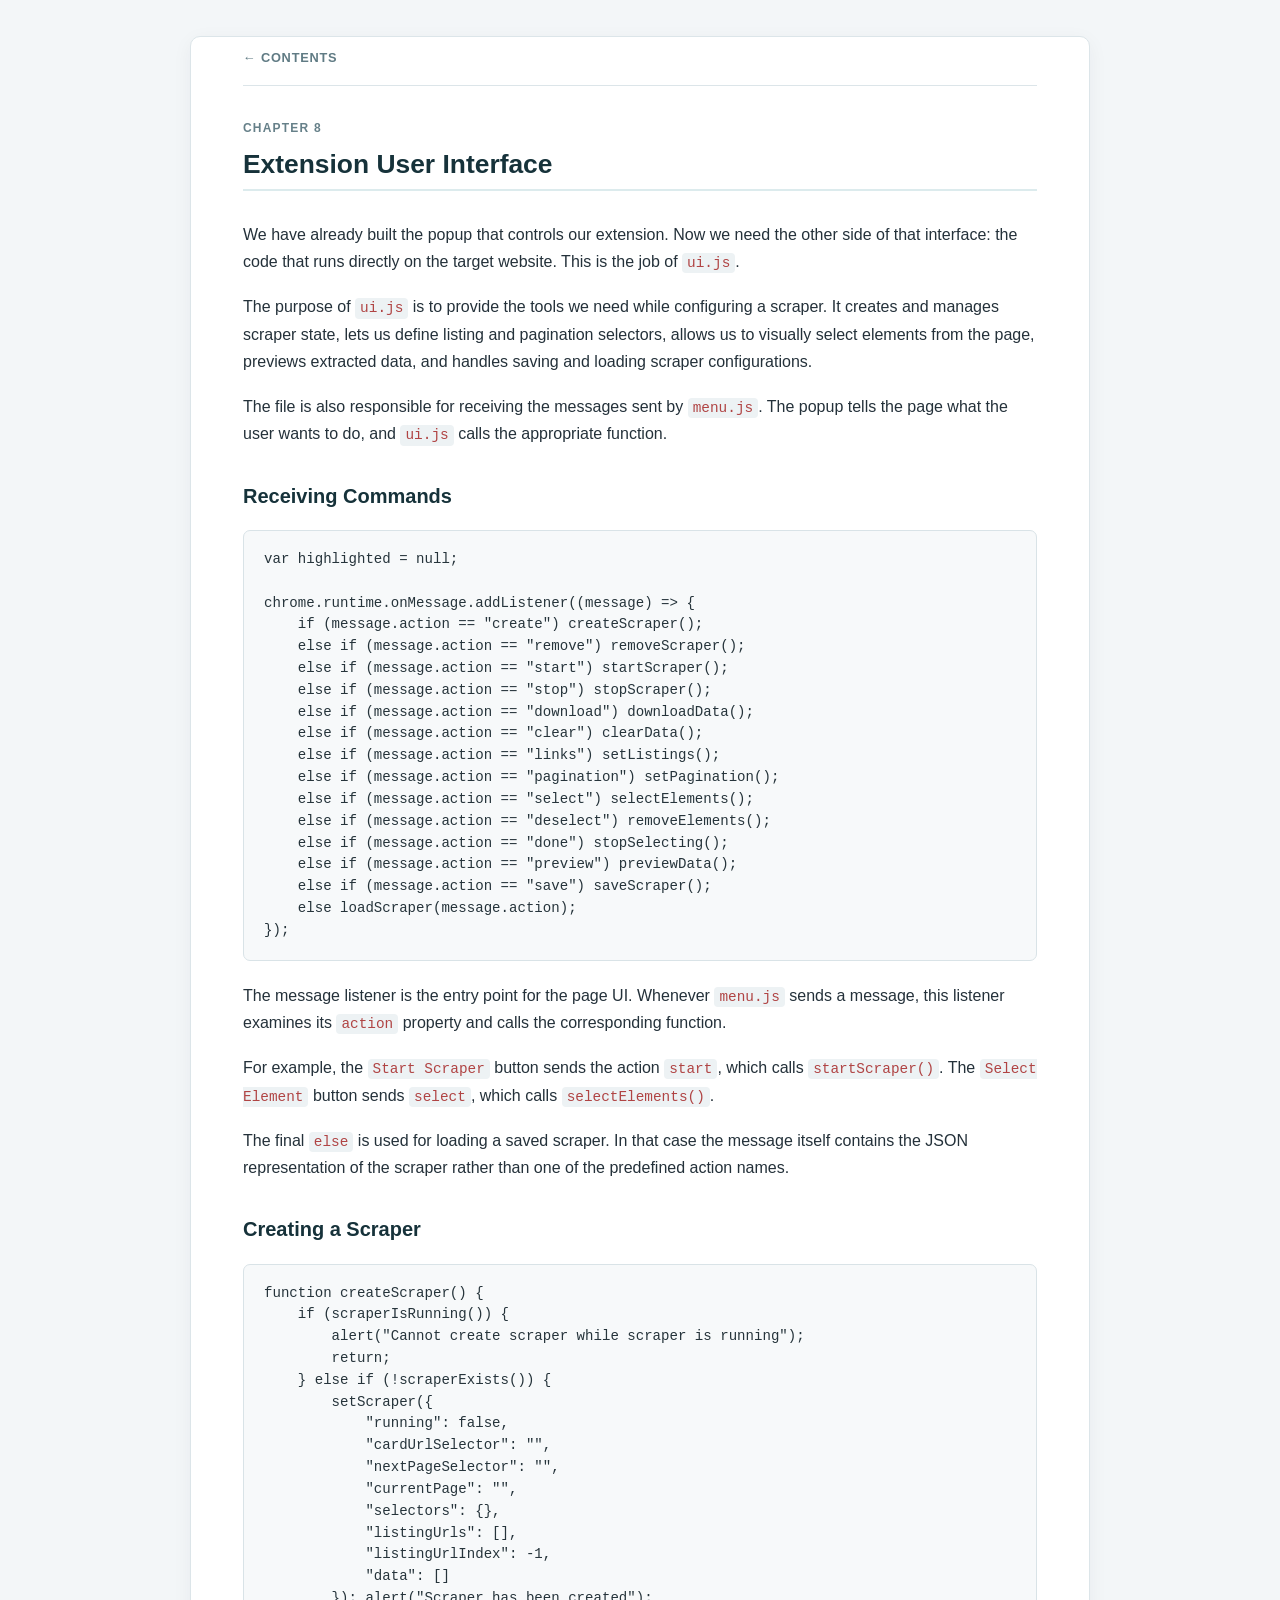
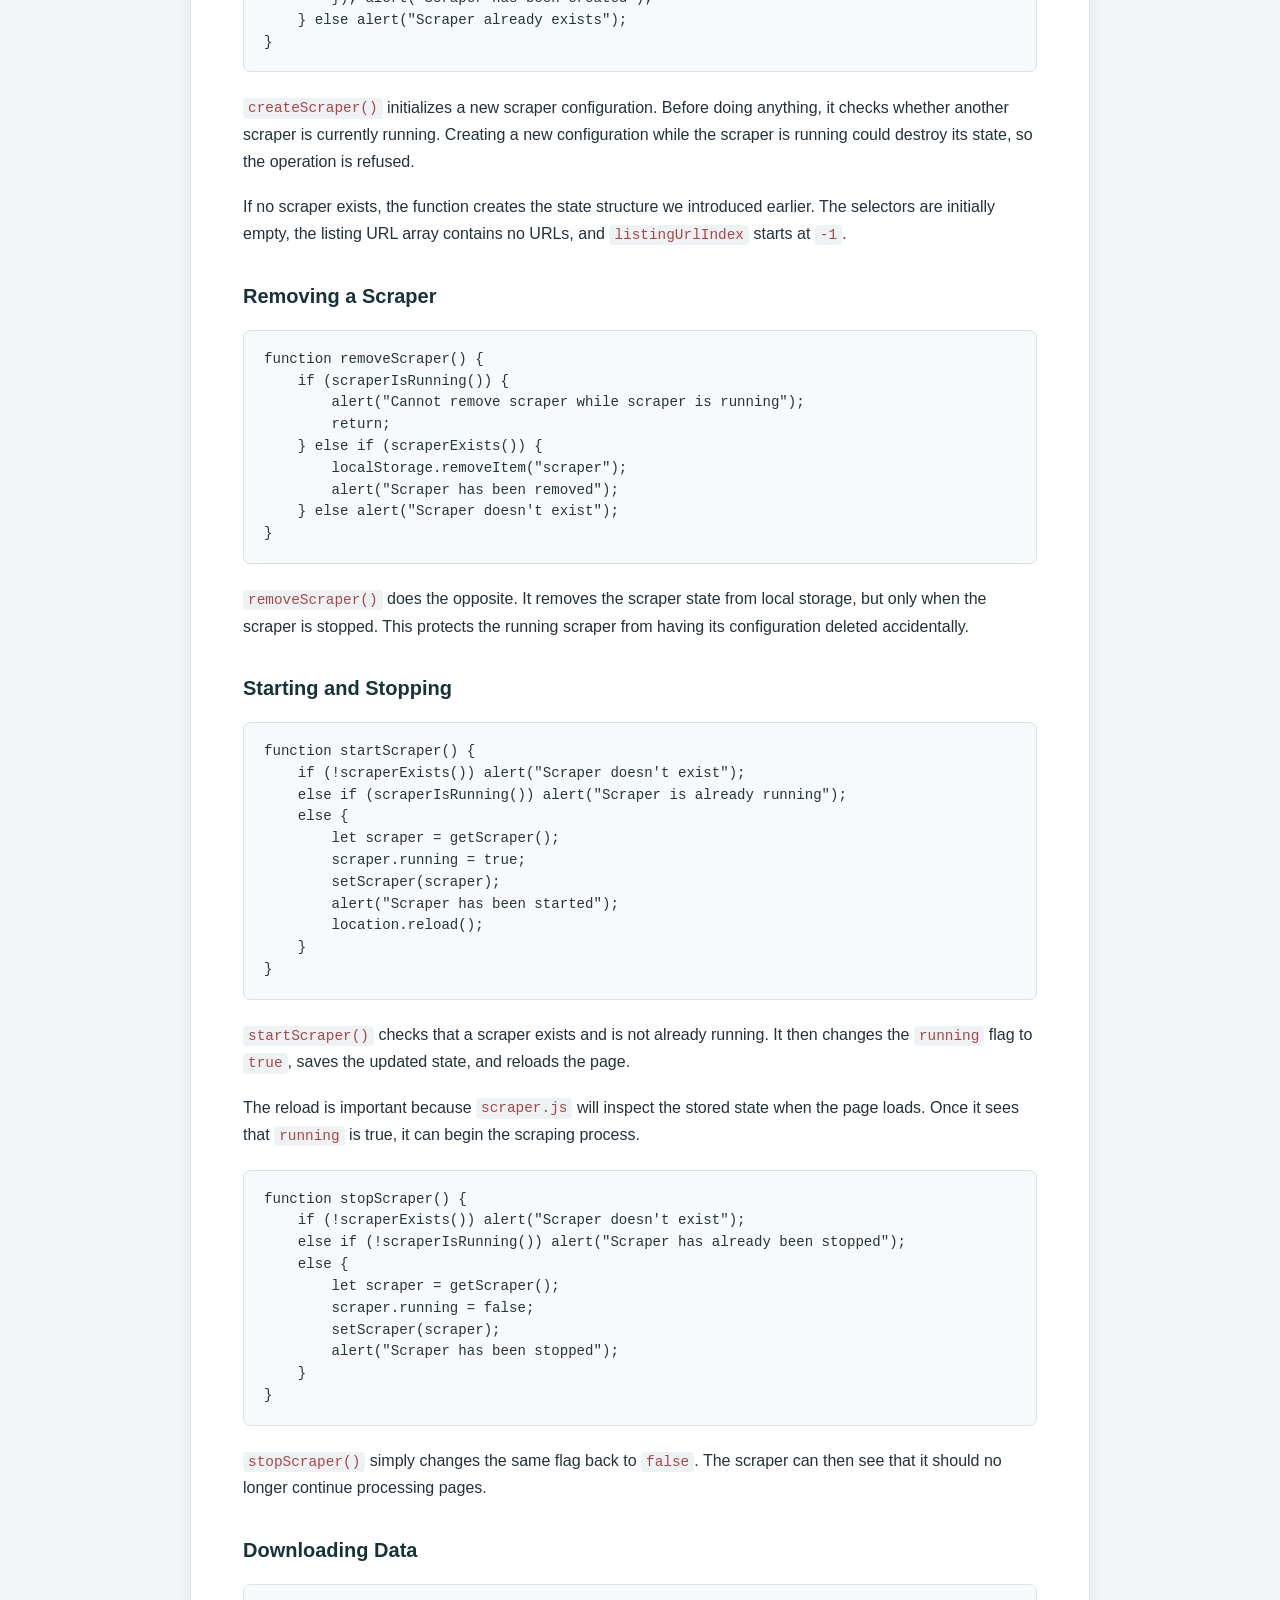
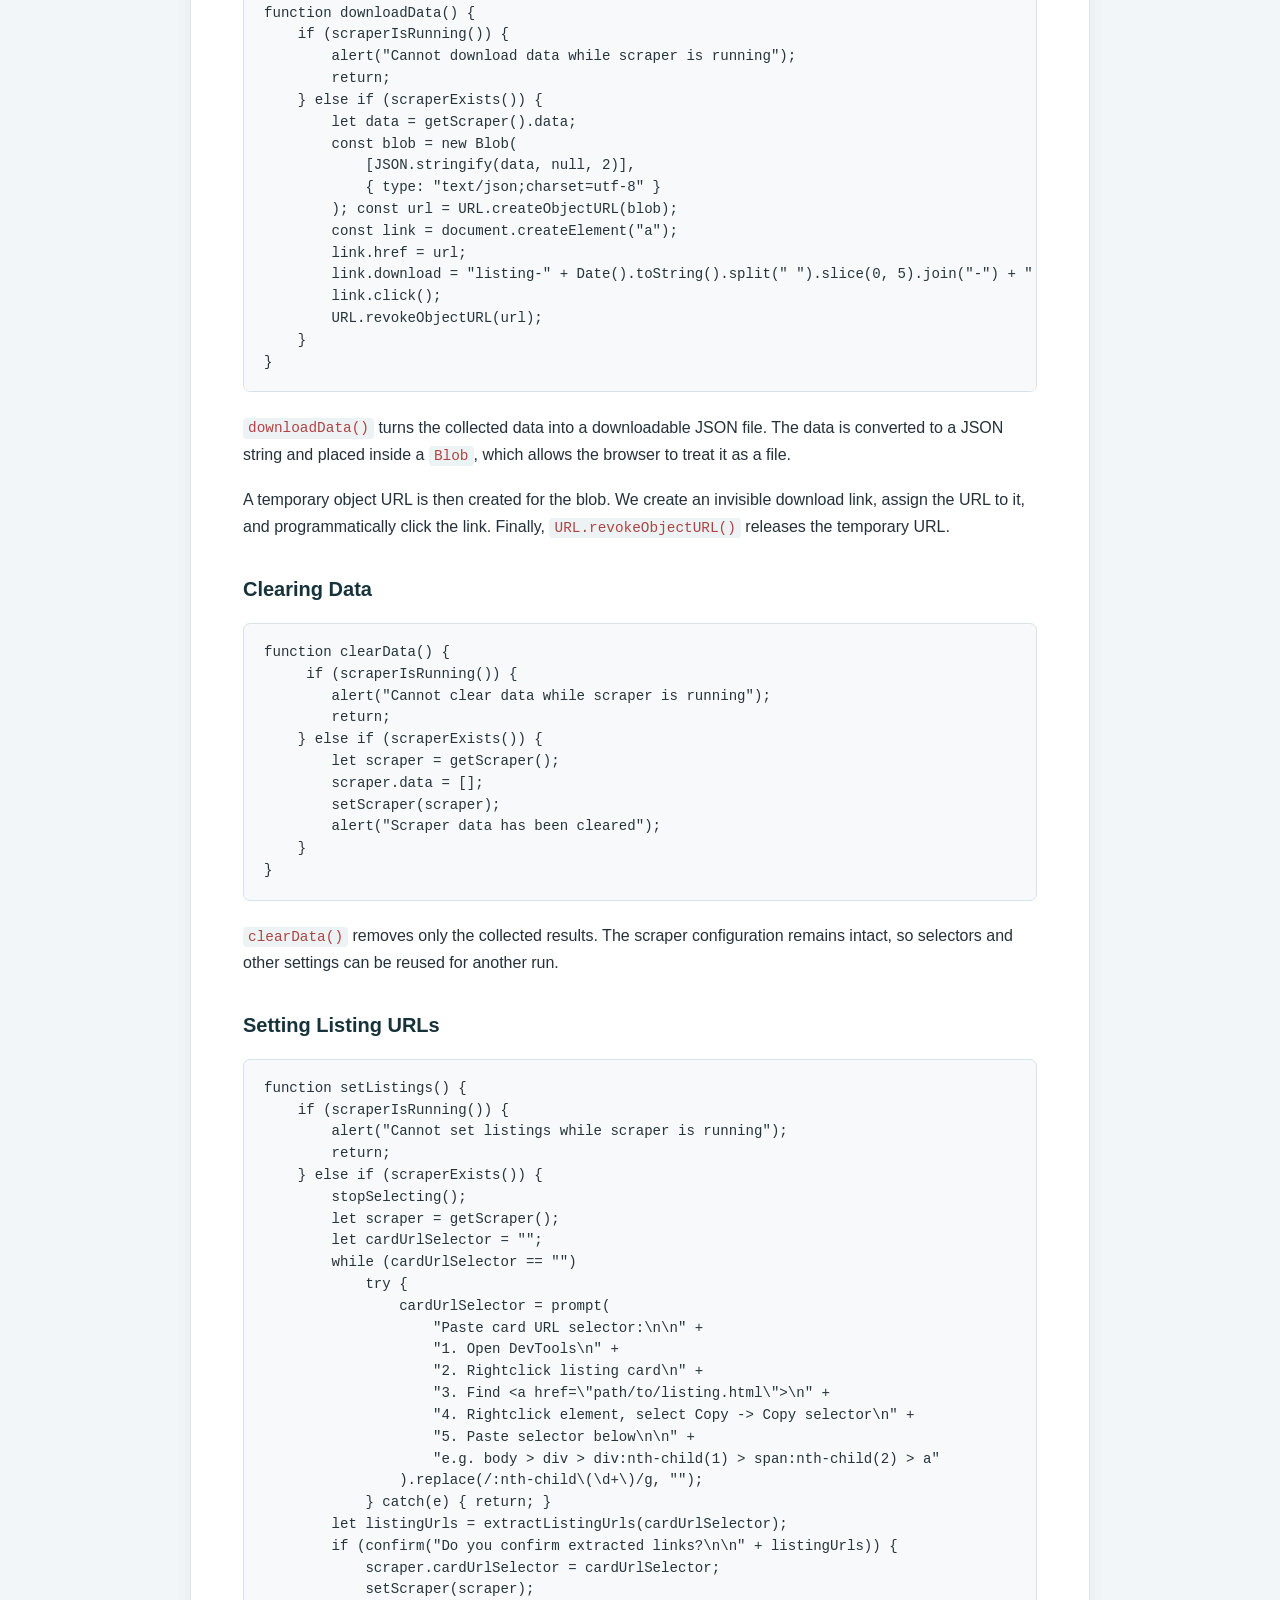
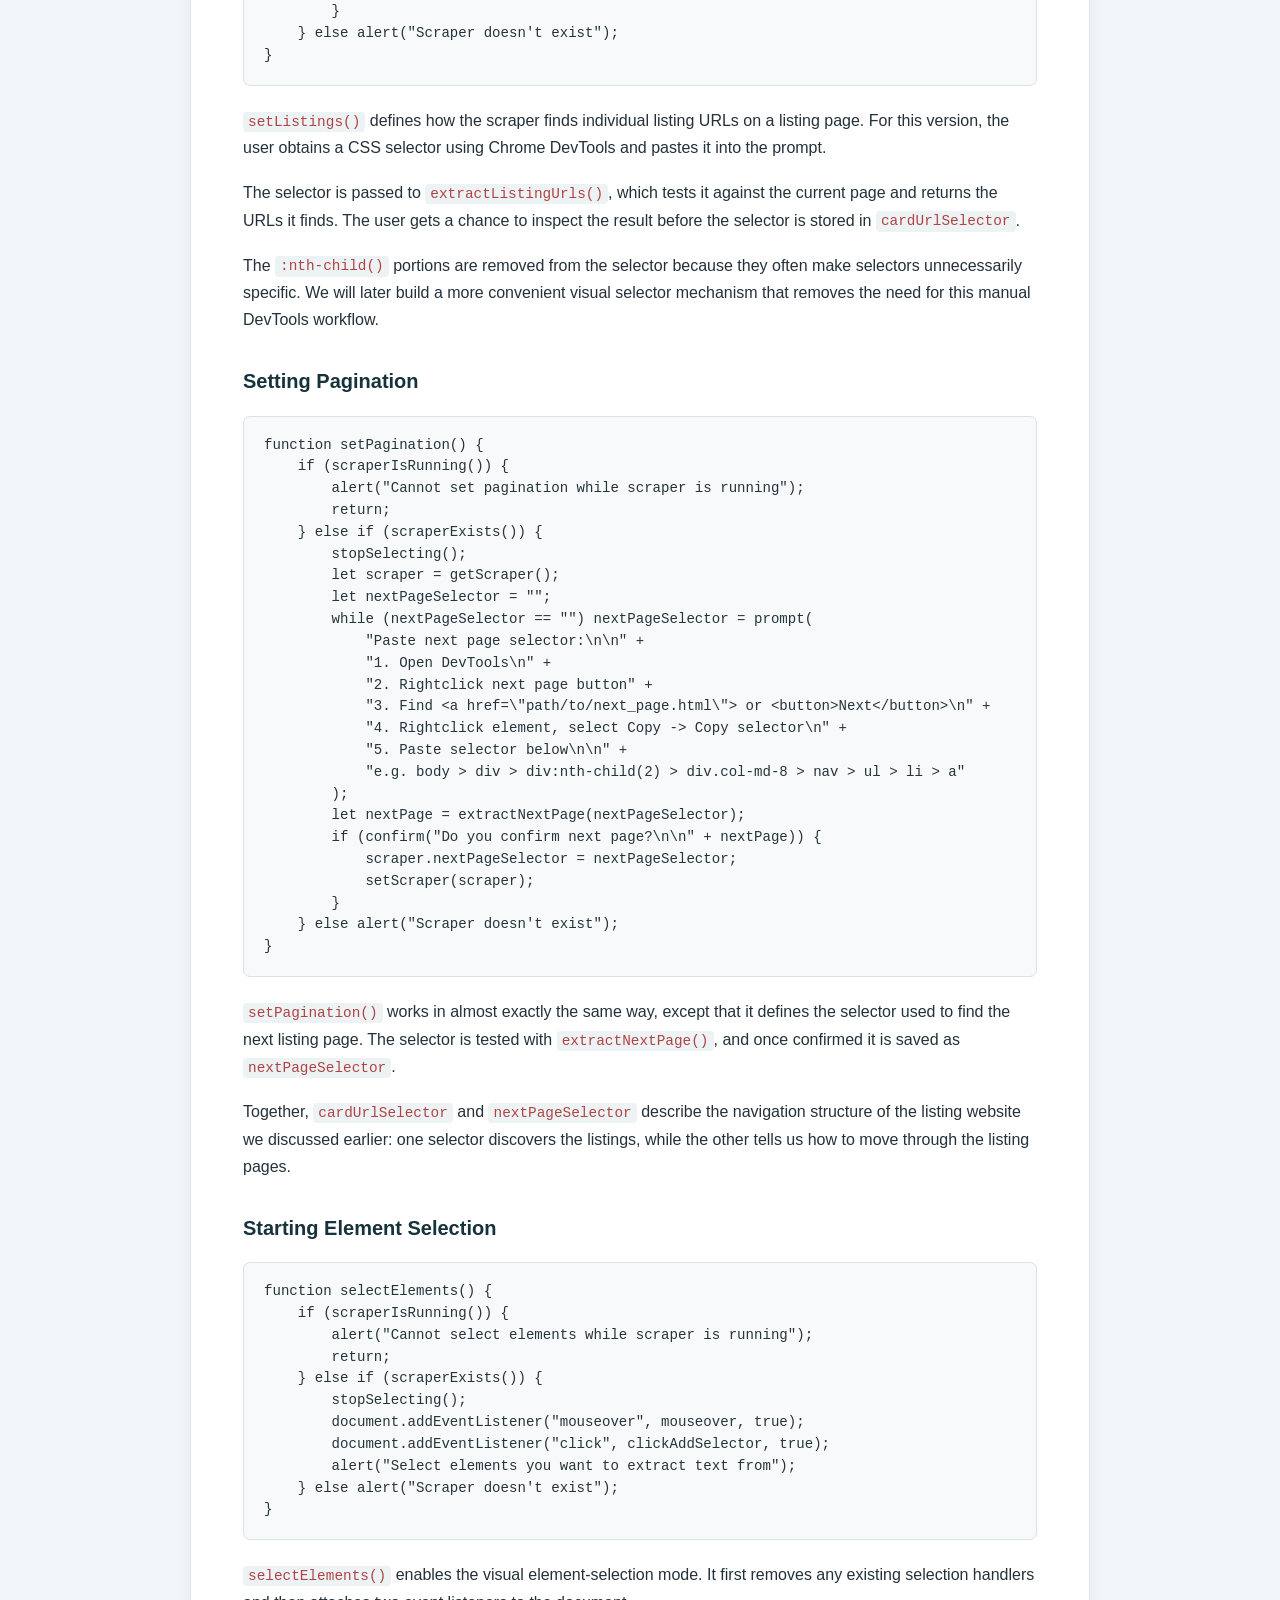
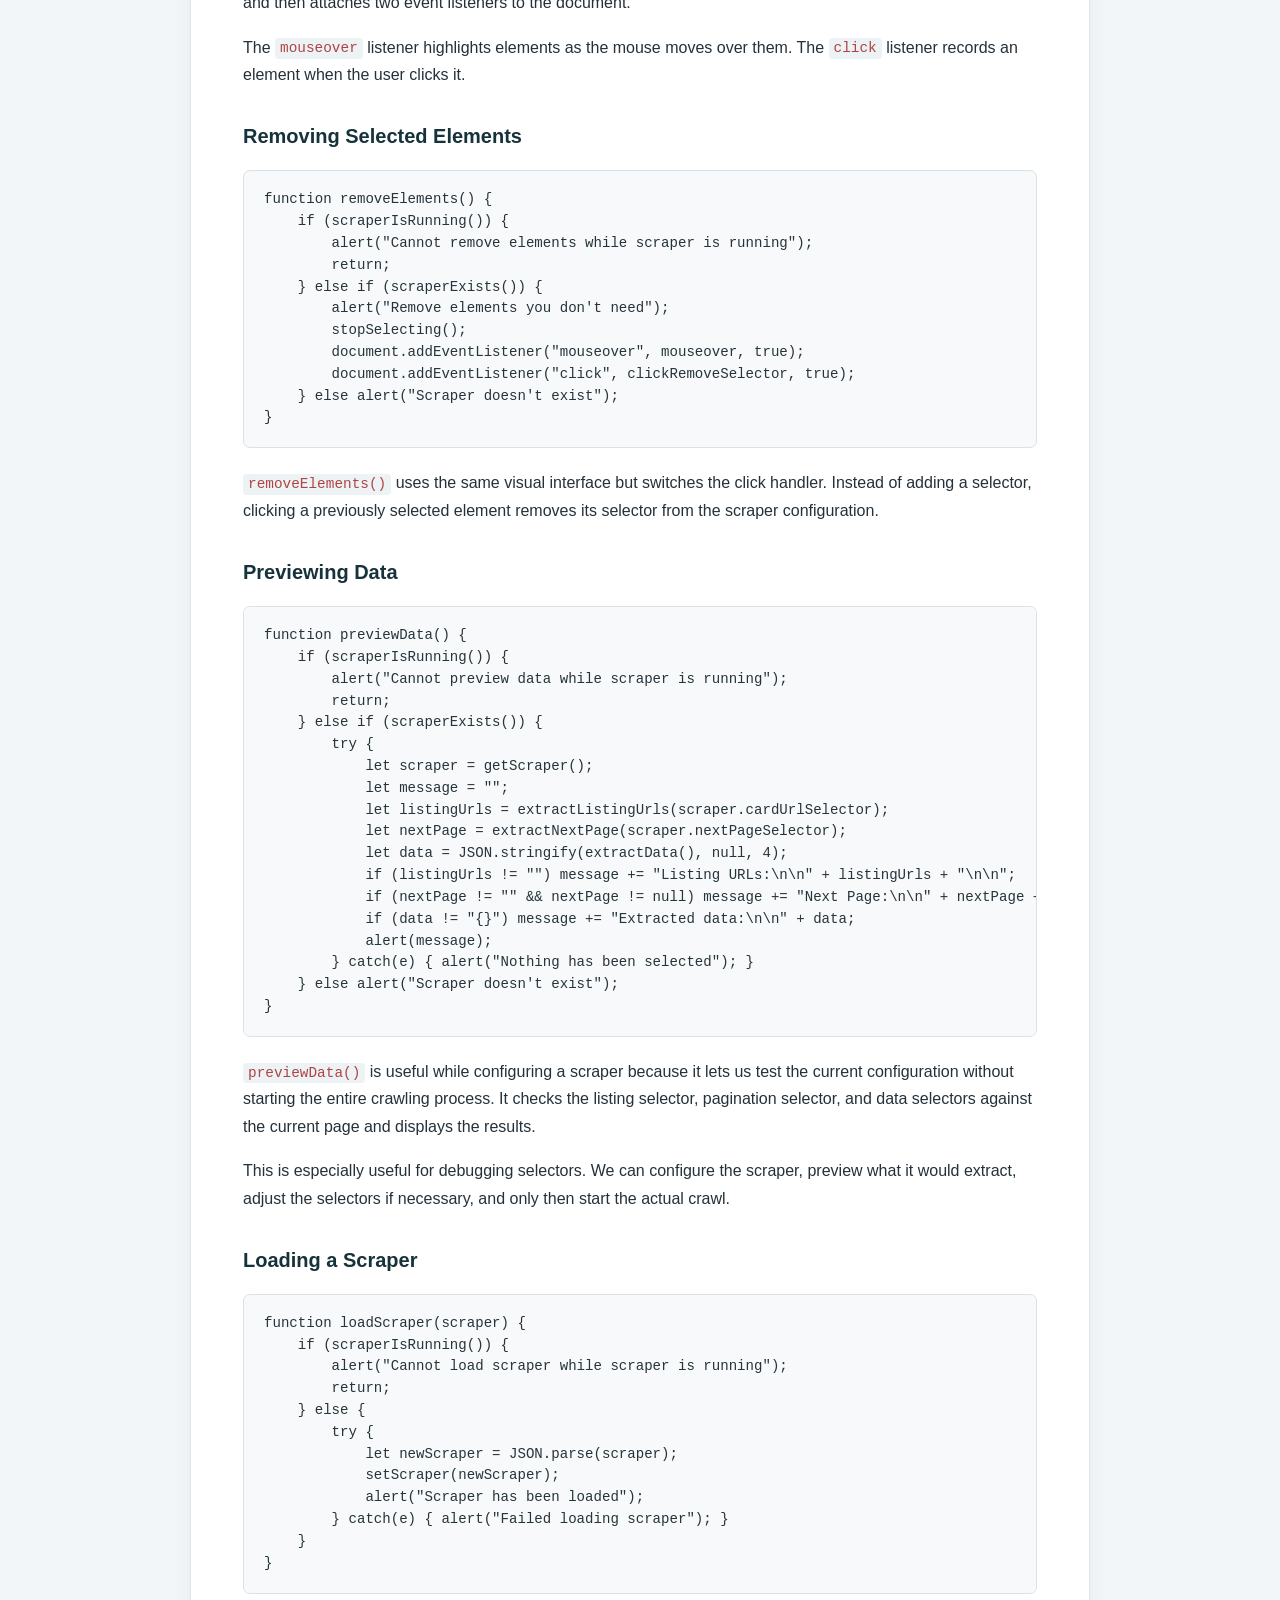
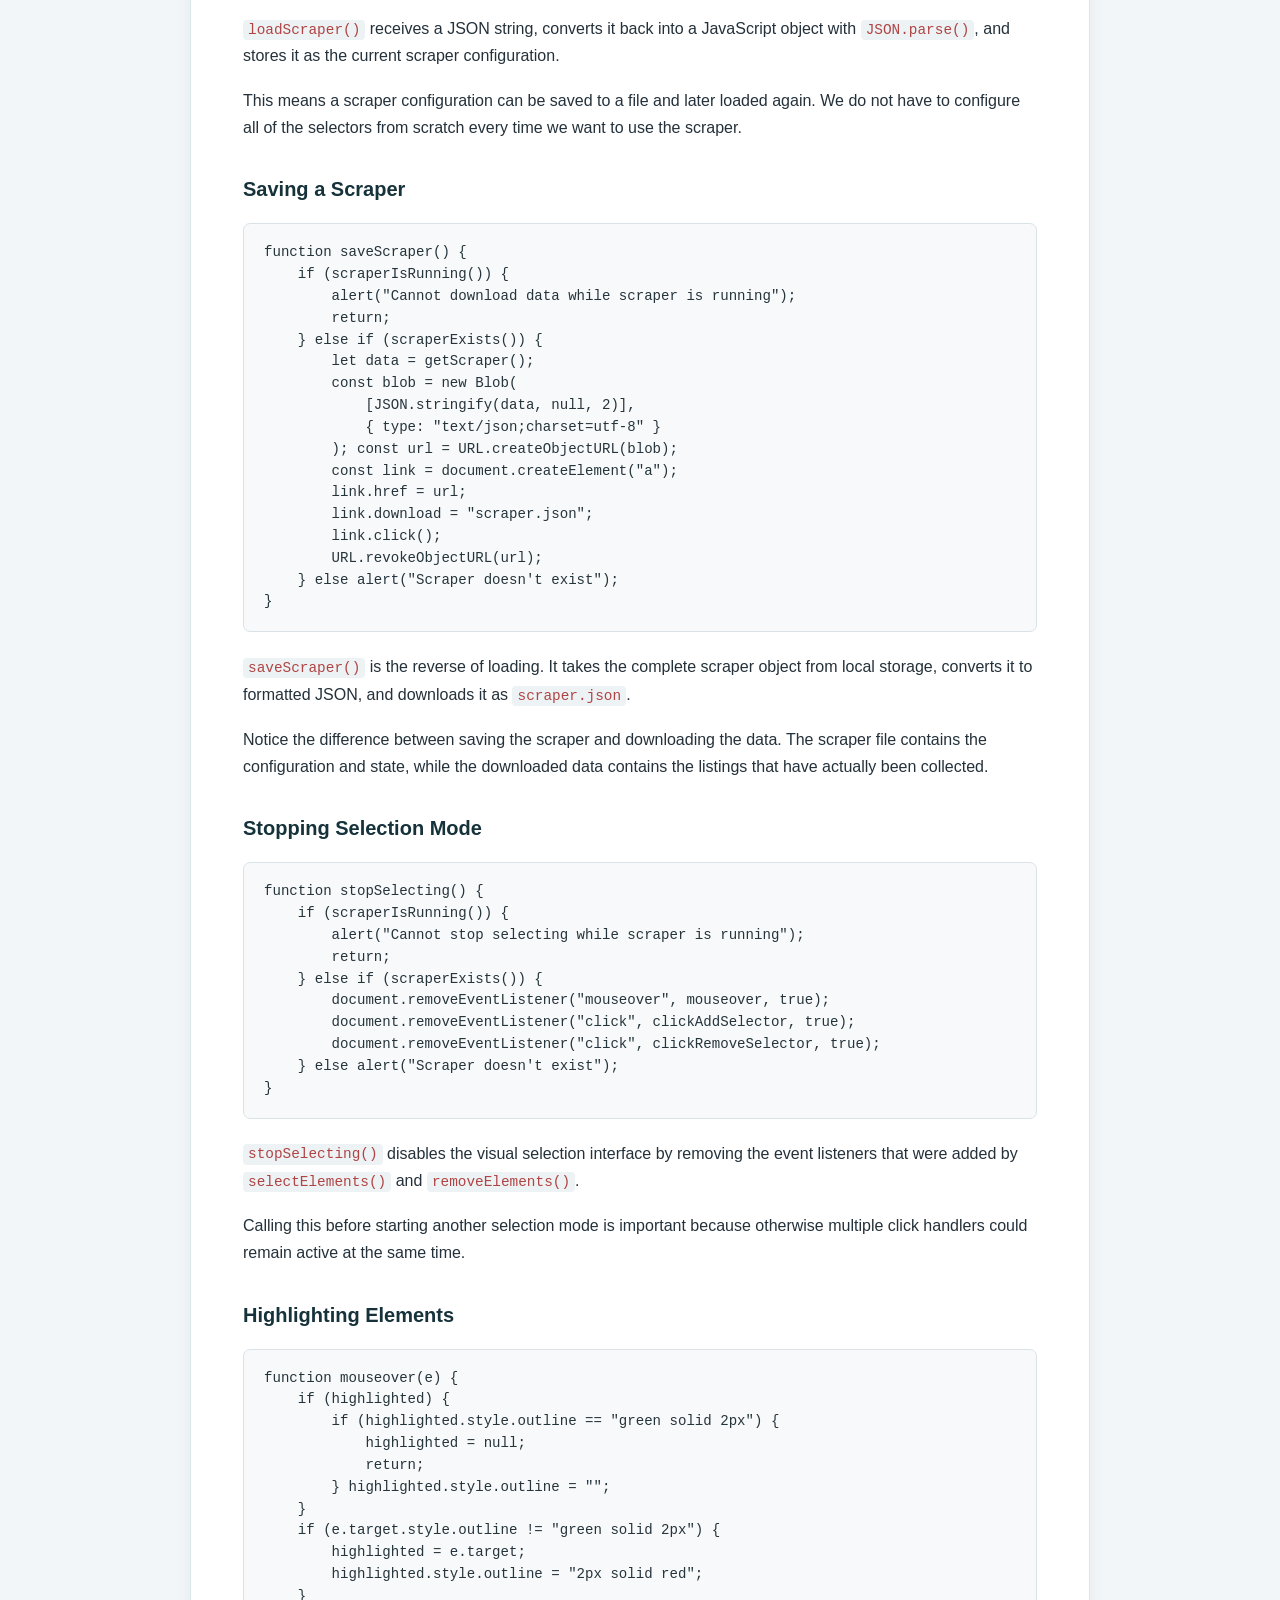
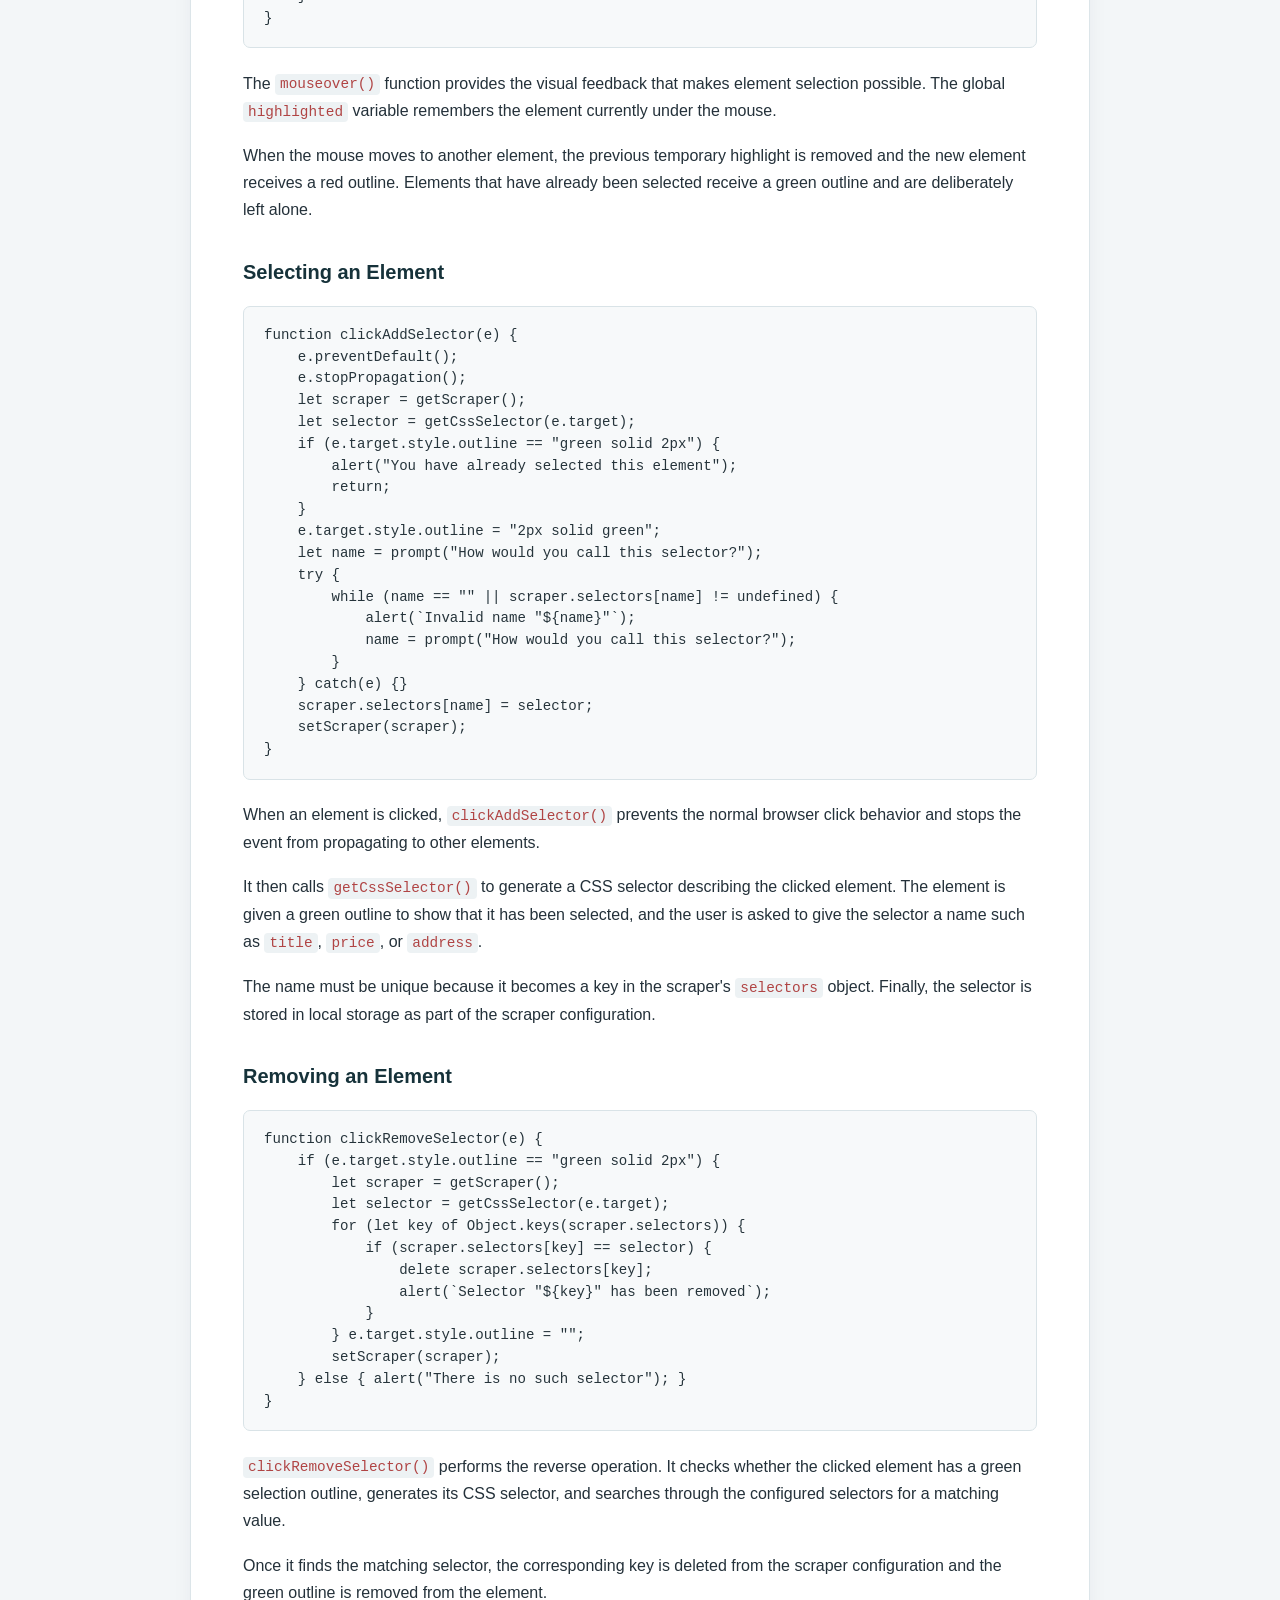
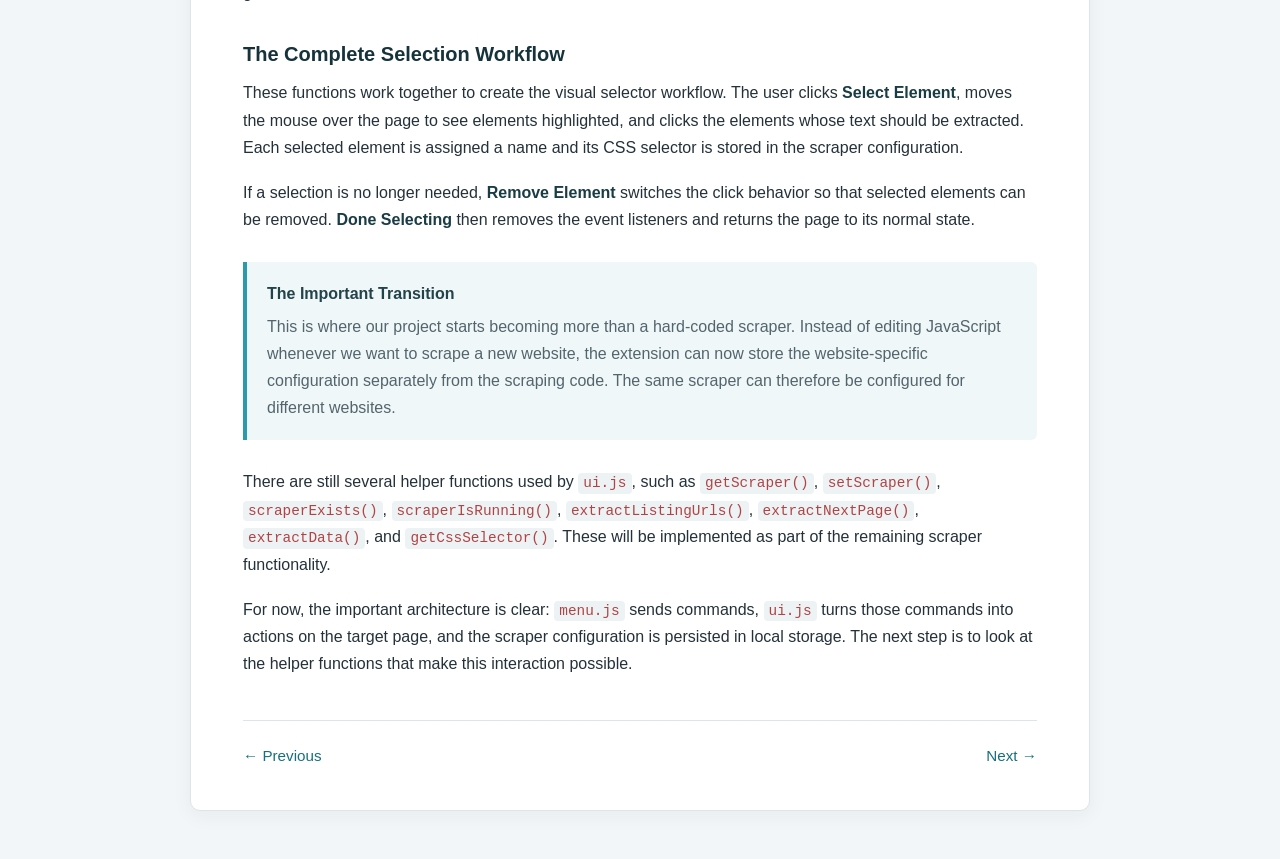
<file: book/ui.html>
<!DOCTYPE html>
<html lang="en">
<head>
    <meta charset="UTF-8">
    <meta name="viewport" content="width=device-width, initial-scale=1.0">
    <title>Extension UI — AWS</title>
    <link rel="stylesheet" href="../style/style.css">
</head>
<body>
    <main class="book">
        <article class="chapter">
            <nav class="chapter-nav">
                <a href="../index.html">← Contents</a>
            </nav>
            <div class="chapter-label">Chapter 8</div>
            <h2>Extension User Interface</h2>
            <p>We have already built the popup that controls our extension. Now we need the other side of that interface: the code that runs directly on the target website. This is the job of <code>ui.js</code>.</p>
            <p>The purpose of <code>ui.js</code> is to provide the tools we need while configuring a scraper. It creates and manages scraper state, lets us define listing and pagination selectors, allows us to visually select elements from the page, previews extracted data, and handles saving and loading scraper configurations.</p>
            <p>The file is also responsible for receiving the messages sent by <code>menu.js</code>. The popup tells the page what the user wants to do, and <code>ui.js</code> calls the appropriate function.</p>
            <h3>Receiving Commands</h3>
            <pre><code>var highlighted = null;

chrome.runtime.onMessage.addListener((message) =&gt; {
    if (message.action == "create") createScraper();
    else if (message.action == "remove") removeScraper();
    else if (message.action == "start") startScraper();
    else if (message.action == "stop") stopScraper();
    else if (message.action == "download") downloadData();
    else if (message.action == "clear") clearData();
    else if (message.action == "links") setListings();
    else if (message.action == "pagination") setPagination();
    else if (message.action == "select") selectElements();
    else if (message.action == "deselect") removeElements();
    else if (message.action == "done") stopSelecting();
    else if (message.action == "preview") previewData();
    else if (message.action == "save") saveScraper();
    else loadScraper(message.action);
});</code></pre>
            <p>The message listener is the entry point for the page UI. Whenever <code>menu.js</code> sends a message, this listener examines its <code>action</code> property and calls the corresponding function.</p>
            <p>For example, the <code>Start Scraper</code> button sends the action <code>start</code>, which calls <code>startScraper()</code>. The <code>Select Element</code> button sends <code>select</code>, which calls <code>selectElements()</code>.</p>
            <p>The final <code>else</code> is used for loading a saved scraper. In that case the message itself contains the JSON representation of the scraper rather than one of the predefined action names.</p>
            <h3>Creating a Scraper</h3>
            <pre><code>function createScraper() {
    if (scraperIsRunning()) {
        alert("Cannot create scraper while scraper is running");
        return;
    } else if (!scraperExists()) {
        setScraper({
            "running": false,
            "cardUrlSelector": "",
            "nextPageSelector": "",
            "currentPage": "",
            "selectors": {},
            "listingUrls": [],
            "listingUrlIndex": -1,
            "data": []
        }); alert("Scraper has been created");
    } else alert("Scraper already exists");
}</code></pre>
            <p><code>createScraper()</code> initializes a new scraper configuration. Before doing anything, it checks whether another scraper is currently running. Creating a new configuration while the scraper is running could destroy its state, so the operation is refused.</p>
            <p>If no scraper exists, the function creates the state structure we introduced earlier. The selectors are initially empty, the listing URL array contains no URLs, and <code>listingUrlIndex</code> starts at <code>-1</code>.</p>
            <h3>Removing a Scraper</h3>
            <pre><code>function removeScraper() {
    if (scraperIsRunning()) {
        alert("Cannot remove scraper while scraper is running");
        return;
    } else if (scraperExists()) {
        localStorage.removeItem("scraper");
        alert("Scraper has been removed");
    } else alert("Scraper doesn't exist");
}</code></pre>
            <p><code>removeScraper()</code> does the opposite. It removes the scraper state from local storage, but only when the scraper is stopped. This protects the running scraper from having its configuration deleted accidentally.</p>
            <h3>Starting and Stopping</h3>
            <pre><code>function startScraper() {
    if (!scraperExists()) alert("Scraper doesn't exist");
    else if (scraperIsRunning()) alert("Scraper is already running");
    else {
        let scraper = getScraper();
        scraper.running = true;
        setScraper(scraper);
        alert("Scraper has been started");
        location.reload();
    }
}</code></pre>
            <p><code>startScraper()</code> checks that a scraper exists and is not already running. It then changes the <code>running</code> flag to <code>true</code>, saves the updated state, and reloads the page.</p>
            <p>The reload is important because <code>scraper.js</code> will inspect the stored state when the page loads. Once it sees that <code>running</code> is true, it can begin the scraping process.</p>
            <pre><code>function stopScraper() {
    if (!scraperExists()) alert("Scraper doesn't exist");
    else if (!scraperIsRunning()) alert("Scraper has already been stopped");
    else {
        let scraper = getScraper();
        scraper.running = false;
        setScraper(scraper);
        alert("Scraper has been stopped");
    }
}</code></pre>
            <p><code>stopScraper()</code> simply changes the same flag back to <code>false</code>. The scraper can then see that it should no longer continue processing pages.</p>
            <h3>Downloading Data</h3>
            <pre><code>function downloadData() {
    if (scraperIsRunning()) {
        alert("Cannot download data while scraper is running");
        return;
    } else if (scraperExists()) {
        let data = getScraper().data;
        const blob = new Blob(
            [JSON.stringify(data, null, 2)],
            { type: "text/json;charset=utf-8" }
        ); const url = URL.createObjectURL(blob);
        const link = document.createElement("a");
        link.href = url;
        link.download = "listing-" + Date().toString().split(" ").slice(0, 5).join("-") + ".json";
        link.click();
        URL.revokeObjectURL(url);
    }
}</code></pre>
            <p><code>downloadData()</code> turns the collected data into a downloadable JSON file. The data is converted to a JSON string and placed inside a <code>Blob</code>, which allows the browser to treat it as a file.</p>
            <p>A temporary object URL is then created for the blob. We create an invisible download link, assign the URL to it, and programmatically click the link. Finally, <code>URL.revokeObjectURL()</code> releases the temporary URL.</p>
            <h3>Clearing Data</h3>
            <pre><code>function clearData() {
     if (scraperIsRunning()) {
        alert("Cannot clear data while scraper is running");
        return;
    } else if (scraperExists()) {
        let scraper = getScraper();
        scraper.data = [];
        setScraper(scraper);
        alert("Scraper data has been cleared");
    }
}</code></pre>
            <p><code>clearData()</code> removes only the collected results. The scraper configuration remains intact, so selectors and other settings can be reused for another run.</p>
            <h3>Setting Listing URLs</h3>
            <pre><code>function setListings() {
    if (scraperIsRunning()) {
        alert("Cannot set listings while scraper is running");
        return;
    } else if (scraperExists()) {
        stopSelecting();
        let scraper = getScraper();
        let cardUrlSelector = "";
        while (cardUrlSelector == "")
            try {
                cardUrlSelector = prompt(
                    "Paste card URL selector:\n\n" +
                    "1. Open DevTools\n" + 
                    "2. Rightclick listing card\n" +
                    "3. Find &lt;a href=\"path/to/listing.html\"&gt;\n" +
                    "4. Rightclick element, select Copy -&gt; Copy selector\n" +
                    "5. Paste selector below\n\n" +
                    "e.g. body &gt; div &gt; div:nth-child(1) &gt; span:nth-child(2) &gt; a"
                ).replace(/:nth-child\(\d+\)/g, "");
            } catch(e) { return; }
        let listingUrls = extractListingUrls(cardUrlSelector);
        if (confirm("Do you confirm extracted links?\n\n" + listingUrls)) {
            scraper.cardUrlSelector = cardUrlSelector;
            setScraper(scraper);
        }
    } else alert("Scraper doesn't exist");
}</code></pre>
            <p><code>setListings()</code> defines how the scraper finds individual listing URLs on a listing page. For this version, the user obtains a CSS selector using Chrome DevTools and pastes it into the prompt.</p>
            <p>The selector is passed to <code>extractListingUrls()</code>, which tests it against the current page and returns the URLs it finds. The user gets a chance to inspect the result before the selector is stored in <code>cardUrlSelector</code>.</p>
            <p>The <code>:nth-child()</code> portions are removed from the selector because they often make selectors unnecessarily specific. We will later build a more convenient visual selector mechanism that removes the need for this manual DevTools workflow.</p>
            <h3>Setting Pagination</h3>
            <pre><code>function setPagination() {
    if (scraperIsRunning()) {
        alert("Cannot set pagination while scraper is running");
        return;
    } else if (scraperExists()) {
        stopSelecting();
        let scraper = getScraper();
        let nextPageSelector = "";
        while (nextPageSelector == "") nextPageSelector = prompt(
            "Paste next page selector:\n\n" +
            "1. Open DevTools\n" + 
            "2. Rightclick next page button" +
            "3. Find &lt;a href=\"path/to/next_page.html\"&gt; or &lt;button&gt;Next&lt;/button&gt;\n" +
            "4. Rightclick element, select Copy -&gt; Copy selector\n" +
            "5. Paste selector below\n\n" +
            "e.g. body &gt; div &gt; div:nth-child(2) &gt; div.col-md-8 &gt; nav &gt; ul &gt; li &gt; a"
        );
        let nextPage = extractNextPage(nextPageSelector);
        if (confirm("Do you confirm next page?\n\n" + nextPage)) {
            scraper.nextPageSelector = nextPageSelector;
            setScraper(scraper);
        }
    } else alert("Scraper doesn't exist");
}</code></pre>
            <p><code>setPagination()</code> works in almost exactly the same way, except that it defines the selector used to find the next listing page. The selector is tested with <code>extractNextPage()</code>, and once confirmed it is saved as <code>nextPageSelector</code>.</p>
            <p>Together, <code>cardUrlSelector</code> and <code>nextPageSelector</code> describe the navigation structure of the listing website we discussed earlier: one selector discovers the listings, while the other tells us how to move through the listing pages.</p>
            <h3>Starting Element Selection</h3>
            <pre><code>function selectElements() {
    if (scraperIsRunning()) {
        alert("Cannot select elements while scraper is running");
        return;
    } else if (scraperExists()) {
        stopSelecting();
        document.addEventListener("mouseover", mouseover, true);
        document.addEventListener("click", clickAddSelector, true);
        alert("Select elements you want to extract text from");
    } else alert("Scraper doesn't exist");
}</code></pre>
            <p><code>selectElements()</code> enables the visual element-selection mode. It first removes any existing selection handlers and then attaches two event listeners to the document.</p>
            <p>The <code>mouseover</code> listener highlights elements as the mouse moves over them. The <code>click</code> listener records an element when the user clicks it.</p>
            <h3>Removing Selected Elements</h3>
            <pre><code>function removeElements() {
    if (scraperIsRunning()) {
        alert("Cannot remove elements while scraper is running");
        return;
    } else if (scraperExists()) {
        alert("Remove elements you don't need");
        stopSelecting();
        document.addEventListener("mouseover", mouseover, true);
        document.addEventListener("click", clickRemoveSelector, true);
    } else alert("Scraper doesn't exist");
}</code></pre>
            <p><code>removeElements()</code> uses the same visual interface but switches the click handler. Instead of adding a selector, clicking a previously selected element removes its selector from the scraper configuration.</p>
            <h3>Previewing Data</h3>
            <pre><code>function previewData() {
    if (scraperIsRunning()) {
        alert("Cannot preview data while scraper is running");
        return;
    } else if (scraperExists()) {
        try {
            let scraper = getScraper();
            let message = "";
            let listingUrls = extractListingUrls(scraper.cardUrlSelector);
            let nextPage = extractNextPage(scraper.nextPageSelector);
            let data = JSON.stringify(extractData(), null, 4);
            if (listingUrls != "") message += "Listing URLs:\n\n" + listingUrls + "\n\n";
            if (nextPage != "" && nextPage != null) message += "Next Page:\n\n" + nextPage + "\n\n";
            if (data != "{}") message += "Extracted data:\n\n" + data;
            alert(message);
        } catch(e) { alert("Nothing has been selected"); }
    } else alert("Scraper doesn't exist");
}</code></pre>
            <p><code>previewData()</code> is useful while configuring a scraper because it lets us test the current configuration without starting the entire crawling process. It checks the listing selector, pagination selector, and data selectors against the current page and displays the results.</p>
            <p>This is especially useful for debugging selectors. We can configure the scraper, preview what it would extract, adjust the selectors if necessary, and only then start the actual crawl.</p>
            <h3>Loading a Scraper</h3>
            <pre><code>function loadScraper(scraper) {
    if (scraperIsRunning()) {
        alert("Cannot load scraper while scraper is running");
        return;
    } else {
        try {
            let newScraper = JSON.parse(scraper);
            setScraper(newScraper);
            alert("Scraper has been loaded");
        } catch(e) { alert("Failed loading scraper"); }
    }
}</code></pre>
            <p><code>loadScraper()</code> receives a JSON string, converts it back into a JavaScript object with <code>JSON.parse()</code>, and stores it as the current scraper configuration.</p>
            <p>This means a scraper configuration can be saved to a file and later loaded again. We do not have to configure all of the selectors from scratch every time we want to use the scraper.</p>
            <h3>Saving a Scraper</h3>
            <pre><code>function saveScraper() {
    if (scraperIsRunning()) {
        alert("Cannot download data while scraper is running");
        return;
    } else if (scraperExists()) {
        let data = getScraper();
        const blob = new Blob(
            [JSON.stringify(data, null, 2)],
            { type: "text/json;charset=utf-8" }
        ); const url = URL.createObjectURL(blob);
        const link = document.createElement("a");
        link.href = url;
        link.download = "scraper.json";
        link.click();
        URL.revokeObjectURL(url);
    } else alert("Scraper doesn't exist");
}</code></pre>
            <p><code>saveScraper()</code> is the reverse of loading. It takes the complete scraper object from local storage, converts it to formatted JSON, and downloads it as <code>scraper.json</code>.</p>
            <p>Notice the difference between saving the scraper and downloading the data. The scraper file contains the configuration and state, while the downloaded data contains the listings that have actually been collected.</p>
            <h3>Stopping Selection Mode</h3>
            <pre><code>function stopSelecting() {
    if (scraperIsRunning()) {
        alert("Cannot stop selecting while scraper is running");
        return;
    } else if (scraperExists()) {
        document.removeEventListener("mouseover", mouseover, true);
        document.removeEventListener("click", clickAddSelector, true);
        document.removeEventListener("click", clickRemoveSelector, true);
    } else alert("Scraper doesn't exist");
}</code></pre>
            <p><code>stopSelecting()</code> disables the visual selection interface by removing the event listeners that were added by <code>selectElements()</code> and <code>removeElements()</code>.</p>
            <p>Calling this before starting another selection mode is important because otherwise multiple click handlers could remain active at the same time.</p>
            <h3>Highlighting Elements</h3>
            <pre><code>function mouseover(e) {
    if (highlighted) {
        if (highlighted.style.outline == "green solid 2px") {
            highlighted = null;
            return;
        } highlighted.style.outline = "";
    }
    if (e.target.style.outline != "green solid 2px") {
        highlighted = e.target;
        highlighted.style.outline = "2px solid red";
    }
}</code></pre>
            <p>The <code>mouseover()</code> function provides the visual feedback that makes element selection possible. The global <code>highlighted</code> variable remembers the element currently under the mouse.</p>
            <p>When the mouse moves to another element, the previous temporary highlight is removed and the new element receives a red outline. Elements that have already been selected receive a green outline and are deliberately left alone.</p>
            <h3>Selecting an Element</h3>
            <pre><code>function clickAddSelector(e) {
    e.preventDefault();
    e.stopPropagation();
    let scraper = getScraper();
    let selector = getCssSelector(e.target);
    if (e.target.style.outline == "green solid 2px") {
        alert("You have already selected this element");
        return;
    }
    e.target.style.outline = "2px solid green";
    let name = prompt("How would you call this selector?");
    try {
        while (name == "" || scraper.selectors[name] != undefined) {
            alert(`Invalid name "${name}"`);
            name = prompt("How would you call this selector?");
        }
    } catch(e) {}
    scraper.selectors[name] = selector;
    setScraper(scraper);
}</code></pre>
            <p>When an element is clicked, <code>clickAddSelector()</code> prevents the normal browser click behavior and stops the event from propagating to other elements.</p>
            <p>It then calls <code>getCssSelector()</code> to generate a CSS selector describing the clicked element. The element is given a green outline to show that it has been selected, and the user is asked to give the selector a name such as <code>title</code>, <code>price</code>, or <code>address</code>.</p>
            <p>The name must be unique because it becomes a key in the scraper's <code>selectors</code> object. Finally, the selector is stored in local storage as part of the scraper configuration.</p>
            <h3>Removing an Element</h3>
            <pre><code>function clickRemoveSelector(e) {
    if (e.target.style.outline == "green solid 2px") {
        let scraper = getScraper();
        let selector = getCssSelector(e.target);
        for (let key of Object.keys(scraper.selectors)) {
            if (scraper.selectors[key] == selector) {
                delete scraper.selectors[key];
                alert(`Selector "${key}" has been removed`);
            }
        } e.target.style.outline = "";
        setScraper(scraper);
    } else { alert("There is no such selector"); }
}</code></pre>
            <p><code>clickRemoveSelector()</code> performs the reverse operation. It checks whether the clicked element has a green selection outline, generates its CSS selector, and searches through the configured selectors for a matching value.</p>
            <p>Once it finds the matching selector, the corresponding key is deleted from the scraper configuration and the green outline is removed from the element.</p>
            <h3>The Complete Selection Workflow</h3>
            <p>These functions work together to create the visual selector workflow. The user clicks <strong>Select Element</strong>, moves the mouse over the page to see elements highlighted, and clicks the elements whose text should be extracted. Each selected element is assigned a name and its CSS selector is stored in the scraper configuration.</p>
            <p>If a selection is no longer needed, <strong>Remove Element</strong> switches the click behavior so that selected elements can be removed. <strong>Done Selecting</strong> then removes the event listeners and returns the page to its normal state.</p>
            <div class="note">
                <div class="note-title">The Important Transition</div>
                <p>This is where our project starts becoming more than a hard-coded scraper. Instead of editing JavaScript whenever we want to scrape a new website, the extension can now store the website-specific configuration separately from the scraping code. The same scraper can therefore be configured for different websites.</p>
            </div>
            <p>There are still several helper functions used by <code>ui.js</code>, such as <code>getScraper()</code>, <code>setScraper()</code>, <code>scraperExists()</code>, <code>scraperIsRunning()</code>, <code>extractListingUrls()</code>, <code>extractNextPage()</code>, <code>extractData()</code>, and <code>getCssSelector()</code>. These will be implemented as part of the remaining scraper functionality.</p>
            <p>For now, the important architecture is clear: <code>menu.js</code> sends commands, <code>ui.js</code> turns those commands into actions on the target page, and the scraper configuration is persisted in local storage. The next step is to look at the helper functions that make this interaction possible.</p>
            <nav class="chapter-nav-bottom">
                <a href="helpers.html">← Previous</a>
                <a href="scraping.html" class="next">Next →</a>
            </nav>
        </article>
    </main>
</body>
</html>
</file>
<file: style/style.css>
* {
    box-sizing: border-box;
}

html {
    font-size: 16px;
    scroll-behavior: smooth;
}

body {
    margin: 0;
    background: #f3f6f8;
    color: #24313a;
    font-family: -apple-system, BlinkMacSystemFont, "Segoe UI", Roboto, Helvetica, Arial, sans-serif;
    line-height: 1.7;
}

a {
    color: #167a8a;
    text-decoration: none;
}

a:hover {
    color: #0d5d69;
    text-decoration: underline;
}

.book {
    width: min(900px, calc(100% - 32px));
    margin: 0 auto;
    padding: 36px 0 48px;
}

article,
.book-index {
    background: #ffffff;
    border: 1px solid #dce5e9;
    border-radius: 10px;
    padding: 42px 52px;
    box-shadow: 0 5px 20px rgba(36, 49, 58, 0.05);
}

.book-header {
    margin-bottom: 36px;
    text-align: center;
}

.book-header h1 {
    margin: 0 0 8px;
    color: #16323a;
    font-size: clamp(2rem, 5vw, 2.8rem);
    line-height: 1.15;
    letter-spacing: -0.03em;
}

.book-header p {
    margin: 0;
    color: #60727a;
    font-size: 1.05rem;
}

.book-kicker {
    margin-bottom: 10px;
    color: #6b7d84;
    font-size: 0.75rem;
    font-weight: 600;
    letter-spacing: 0.14em;
    text-transform: uppercase;
}

.book-header .subtitle {
    margin: 8px 0 0;
    color: #3e5962;
    font-size: 1.3rem;
    font-weight: 400;
}

.book-header .description {
    max-width: 650px;
    margin: 10px auto 0;
    color: #60727a;
    font-size: 1rem;
    text-align: center;
}

h1,
h2,
h3,
h4 {
    color: #16323a;
    line-height: 1.25;
}

h2 {
    margin: 2.2em 0 0.7em;
    padding-bottom: 8px;
    border-bottom: 2px solid #dcebed;
    font-size: 1.65rem;
}

h3 {
    margin: 1.8em 0 0.6em;
    font-size: 1.25rem;
}

p {
    margin: 0 0 1.1em;
}

article p {
    font-size: 1rem;
}

article .lead {
    color: #405760;
    font-size: 1.1rem;
}

ul,
ol {
    padding-left: 1.5em;
}

li {
    margin-bottom: 0.45em;
}

strong {
    color: #193c45;
}

code {
    padding: 0.15em 0.35em;
    border-radius: 4px;
    background: #edf2f4;
    color: #b04444;
    font-family: "SFMono-Regular", Consolas, "Liberation Mono", monospace;
    font-size: 0.9em;
}

pre {
    margin: 1.5em 0;
    padding: 18px 20px;
    overflow-x: auto;
    border: 1px solid #d9e3e7;
    border-radius: 7px;
    background: #f7f9fa;
    color: #26343b;
    font-family: "SFMono-Regular", Consolas, "Liberation Mono", monospace;
    font-size: 0.88rem;
    line-height: 1.55;
    tab-size: 4;
}

pre code {
    padding: 0;
    background: transparent;
    color: inherit;
    font-size: inherit;
}

blockquote {
    margin: 1.5em 0;
    padding: 12px 18px;
    border-left: 4px solid #2b9aaa;
    background: #f0f7f8;
    color: #52656d;
}

.note {
    margin: 1.8em 0;
    padding: 18px 20px;
    border-left: 4px solid #2b9aaa;
    border-radius: 0 6px 6px 0;
    background: #f0f7f8;
    color: #52656d;
}

.note-title {
    margin-bottom: 6px;
    color: #23434b;
    font-size: 1rem;
    font-weight: 600;
}

.note p {
    margin: 0;
}

table {
    width: 100%;
    margin: 1.5em 0;
    border-collapse: collapse;
    font-size: 0.95rem;
}

th,
td {
    padding: 10px 12px;
    border: 1px solid #dce5e9;
    text-align: left;
}

th {
    background: #edf4f5;
    color: #23434b;
}

img {
    display: block;
    max-width: 100%;
    height: auto;
    margin: 1.5em auto;
    border-radius: 6px;
}

.page-top {
    margin-bottom: 24px;
    font-size: 0.9rem;
}

.page-top a {
    display: inline-block;
    padding: 5px 0;
}

.chapter {
    padding-top: 10px;
}

.chapter-label {
    margin: 0 0 10px;
    color: #668089;
    font-size: 0.75rem;
    font-weight: 600;
    letter-spacing: 0.1em;
    text-transform: uppercase;
}

.chapter h2 {
    margin-top: 0;
    margin-bottom: 30px;
}

.chapter-nav {
    display: flex;
    justify-content: space-between;
    align-items: center;
    margin: 0 0 32px;
    padding-bottom: 16px;
    border-bottom: 1px solid #dce5e9;
}

.chapter-nav a {
    color: #607b84;
    font-size: 0.8rem;
    font-weight: 600;
    letter-spacing: 0.06em;
    text-transform: uppercase;
    text-decoration: none;
}

.chapter-nav a:hover {
    color: #176f7d;
    text-decoration: none;
}

.chapter-nav-bottom {
    display: flex;
    justify-content: space-between;
    align-items: center;
    gap: 16px;
    margin-top: 42px;
    padding-top: 22px;
    border-top: 1px solid #dce5e9;
}

.chapter-nav-bottom a {
    display: block;
    color: #176f7d;
    font-size: 0.95rem;
    text-decoration: none;
}

.chapter-nav-bottom a:hover {
    color: #0d5d69;
    text-decoration: none;
}

.chapter-nav-bottom .next {
    margin-left: auto;
    text-align: right;
}

.book-navigation {
    display: flex;
    margin-top: 28px;
}

.book-navigation-center {
    justify-content: center;
}

.book-navigation a {
    color: #607b84;
    font-size: 0.9rem;
    text-decoration: none;
}

.book-navigation a:hover {
    color: #176f7d;
    text-decoration: none;
}

.book-index .contents {
    margin-top: 30px;
}

.book-index .contents h2 {
    margin-top: 0;
}

.book-index .contents ol {
    margin: 0;
    padding: 0;
    list-style: none;
}

.book-index .contents li {
    margin: 0;
}

.book-index .contents a {
    display: flex;
    gap: 14px;
    padding: 8px 0;
    border-bottom: 1px dotted #d6e1e5;
    color: #24313a;
    text-decoration: none;
}

.book-index .contents a:hover {
    color: #167a8a;
    text-decoration: none;
}

.book-index .contents a span {
    width: 32px;
    flex-shrink: 0;
    color: #819097;
}

.chapter-end {
    margin-top: 26px;
    color: #819097;
    font-size: 0.8rem;
    text-align: center;
}

hr {
    margin: 28px 0 0;
    border: 0;
    border-top: 1px solid #dce5e9;
}

@media (max-width: 700px) {
    .book {
        width: 100%;
        padding: 0;
    }

    article,
    .book-index {
        min-height: 100vh;
        border: 0;
        border-radius: 0;
        padding: 28px 20px 36px;
        box-shadow: none;
    }

    body {
        font-size: 15px;
    }

    .book-header {
        margin-bottom: 28px;
    }

    .book-header .subtitle {
        font-size: 1.2rem;
    }

    .book-header .description {
        font-size: 0.95rem;
    }

    h2 {
        font-size: 1.45rem;
    }

    h3 {
        font-size: 1.15rem;
    }

    article p {
        font-size: 0.98rem;
    }

    article .lead {
        font-size: 1.05rem;
    }

    pre {
        margin-left: -4px;
        margin-right: -4px;
        padding: 14px;
        border-radius: 5px;
        font-size: 0.8rem;
    }

    .chapter-nav {
        margin-bottom: 26px;
    }

    .chapter-nav-bottom {
        margin-top: 36px;
    }

    .chapter-nav-bottom a {
        font-size: 0.88rem;
    }

    .book-navigation {
        margin-top: 24px;
    }

    .note {
        padding: 15px 16px;
    }

    table {
        display: block;
        overflow-x: auto;
        white-space: nowrap;
    }
}

@media (max-width: 420px) {
    .chapter-nav-bottom {
        align-items: flex-start;
    }

    .chapter-nav-bottom .next {
        text-align: right;
    }
}
</file>
